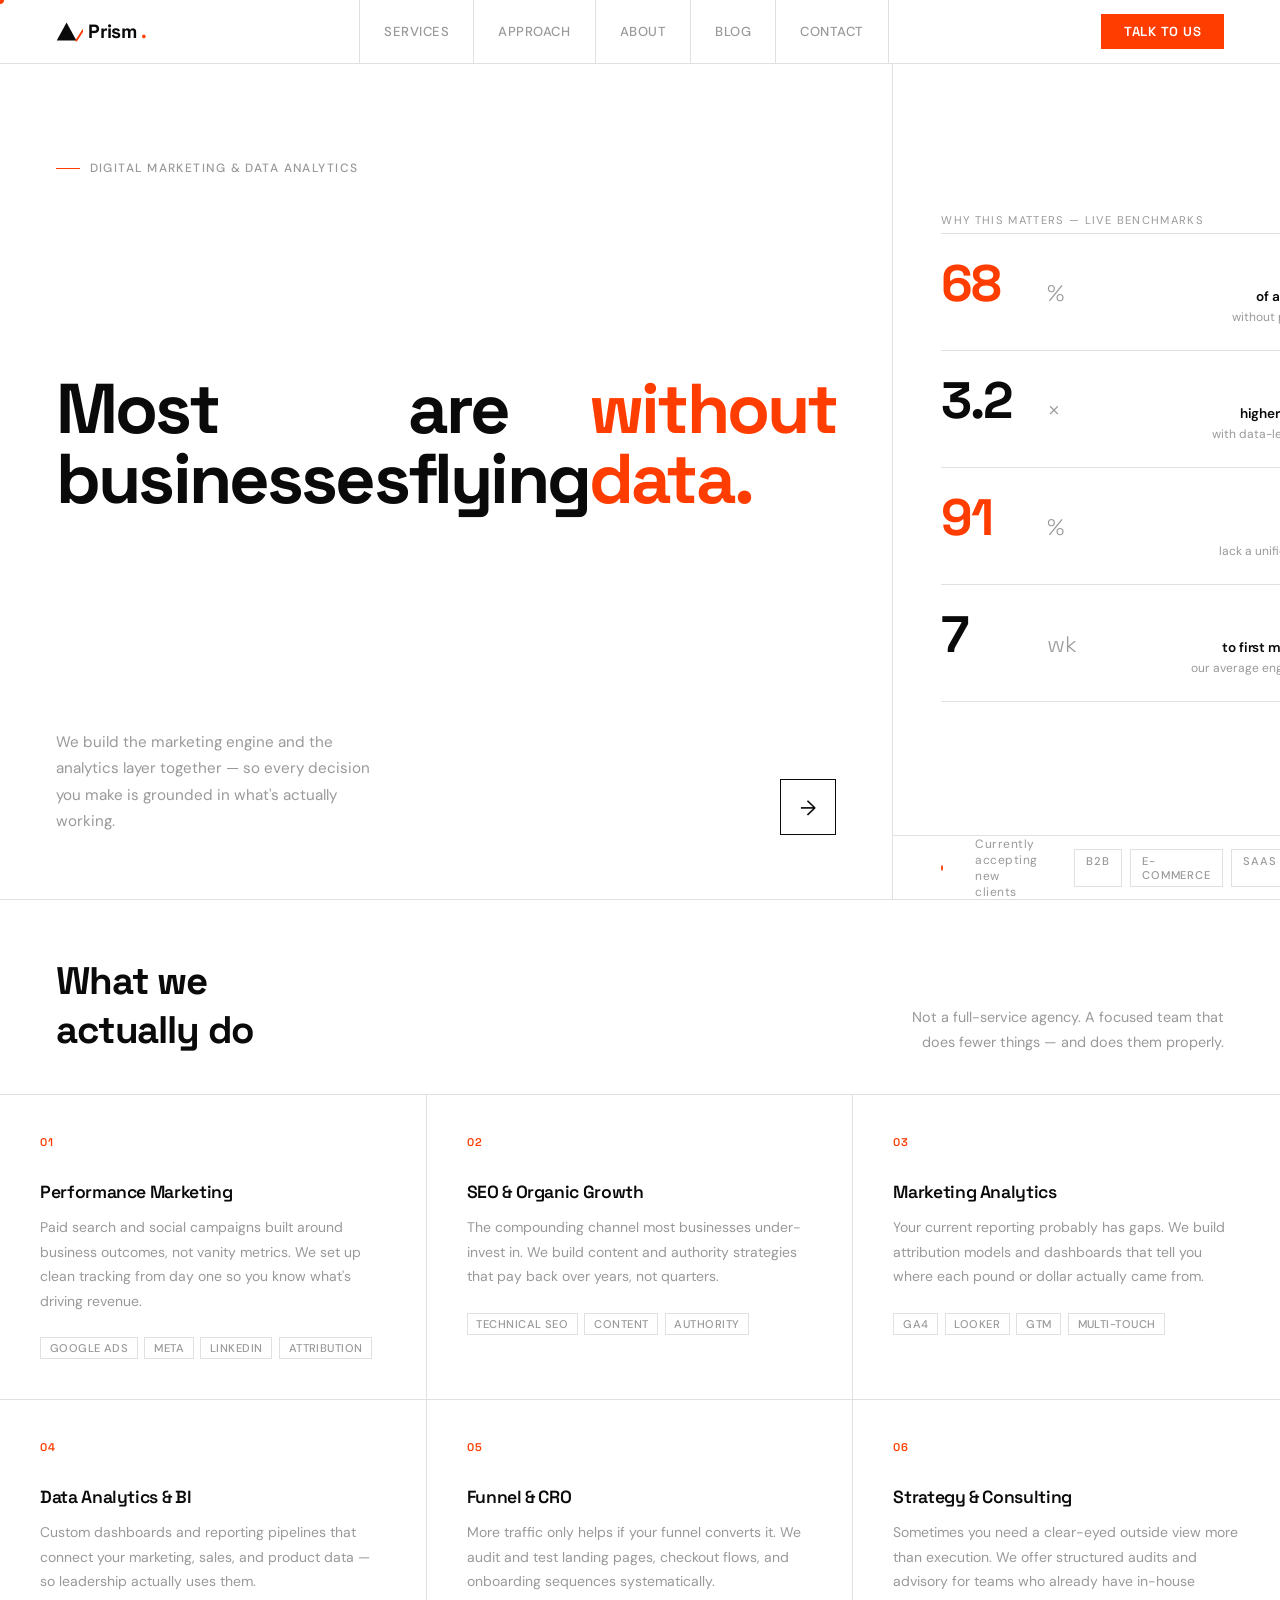
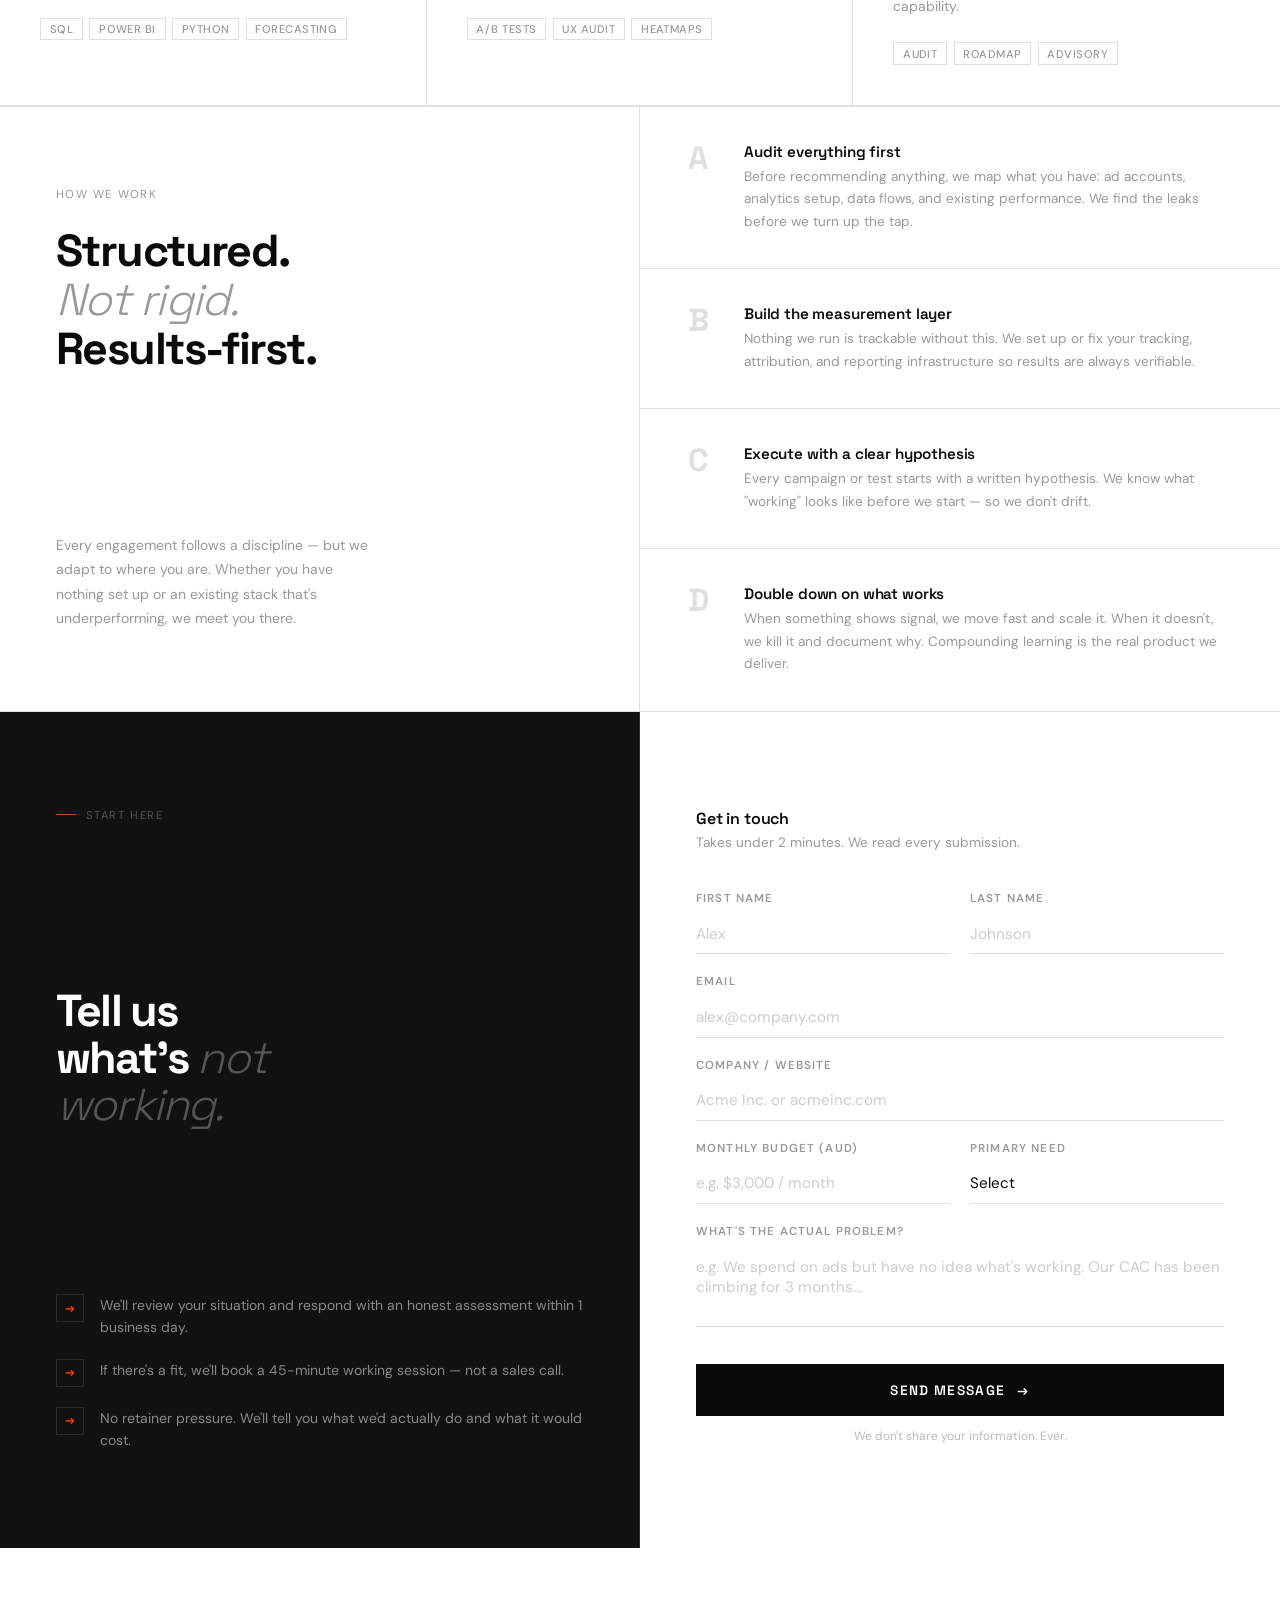
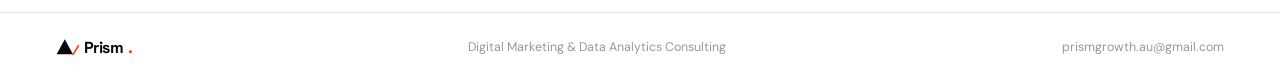
<file: index.html>
<!DOCTYPE html>
<html lang="en">
<head>
<!-- Microsoft Clarity -->
<script type="text/javascript">
    (function(c,l,a,r,i,t,y){
        c[a]=c[a]||function(){(c[a].q=c[a].q||[]).push(arguments)};
        t=l.createElement(r);t.async=1;t.src="https://www.clarity.ms/tag/"+i;
        y=l.getElementsByTagName(r)[0];y.parentNode.insertBefore(t,y);
    })(window, document, "clarity", "script", "xdj9id6ljm");
</script>
<meta charset="UTF-8">
<meta name="viewport" content="width=device-width, initial-scale=1.0">
<!-- ── SEO: PRIMARY ── -->
<title>Prism — Digital Marketing & Data Analytics Consulting | Australia</title>
<meta name="description" content="Prism is a digital marketing and data analytics consultancy based in Australia. We help B2B, SaaS, and e-commerce businesses make smarter decisions through GA4, performance marketing, SEO, and BI dashboards.">
<meta name="keywords" content="digital marketing consultant Australia, data analytics consulting, GA4 consultant, performance marketing Australia, marketing analytics, SEO consultant Australia, Power BI dashboard, Google Analytics consultant">
<meta name="author" content="Nitish Malhotra — Prism Growth">
<link rel="canonical" href="https://www.prismgrowth.co.au/">

<!-- ── SEO: OPEN GRAPH (LinkedIn, Facebook) ── -->
<meta property="og:type" content="website">
<meta property="og:url" content="https://www.prismgrowth.co.au/">
<meta property="og:title" content="Prism — Digital Marketing & Data Analytics Consulting">
<meta property="og:description" content="We build the marketing engine and the analytics layer together — so every decision you make is grounded in what's actually working.">
<meta property="og:image" content="https://www.prismgrowth.co.au/og-image.png">
<meta property="og:locale" content="en_AU">
<meta property="og:site_name" content="Prism Growth">

<!-- ── SEO: TWITTER CARD ── -->
<meta name="twitter:card" content="summary_large_image">
<meta name="twitter:title" content="Prism — Digital Marketing & Data Analytics Consulting">
<meta name="twitter:description" content="We build the marketing engine and the analytics layer together — so every decision you make is grounded in what's actually working.">
<meta name="twitter:image" content="https://www.prismgrowth.co.au/og-image.png">

<!-- ── SEO: SCHEMA.ORG (Google Rich Results) ── -->
<script type="application/ld+json">
{
  "@context": "https://schema.org",
  "@type": "ProfessionalService",
  "name": "Prism Growth",
  "description": "Digital marketing and data analytics consulting for B2B, SaaS, and e-commerce businesses in Australia.",
  "url": "https://www.prismgrowth.co.au/",
  "email": "prismgrowth.au@gmail.com",
  "founder": {
    "@type": "Person",
    "name": "Nitish Malhotra",
    "jobTitle": "Founder & Principal Consultant",
    "url": "https://www.prismgrowth.co.au/about.html",
    "sameAs": [
      "https://www.linkedin.com/in/nitish-malhotra-3794b9b4/",
      "https://github.com/Nitishmalhotra"
    ]
  },
  "areaServed": {
    "@type": "Country",
    "name": "Australia"
  },
  "serviceType": [
    "Digital Marketing Consulting",
    "Data Analytics Consulting",
    "GA4 Implementation",
    "Performance Marketing",
    "SEO & Organic Growth",
    "Marketing Analytics",
    "CRO & Funnel Optimisation",
    "Business Intelligence & Dashboards"
  ],
  "priceRange": "$$"
}
</script>


<!-- Google tag (gtag.js) -->
<script>
  window.dataLayer = window.dataLayer || [];
  function gtag(){window.dataLayer.push(arguments);}
  gtag('js', new Date());
  gtag('config', 'G-6VL72ZRFJ4', { 'send_page_view': true });
</script>
<script async src="https://www.googletagmanager.com/gtag/js?id=G-6VL72ZRFJ4"></script>
<link href="https://fonts.googleapis.com/css2?family=Space+Grotesk:wght@300;400;500;600;700&family=DM+Sans:ital,wght@0,300;0,400;0,500;1,300&display=swap" rel="stylesheet">
<style>
*, *::before, *::after { box-sizing: border-box; margin: 0; padding: 0; }

:root {
  --white: #FFFFFF;
  --ink: #0A0A0A;
  --signal: #FF3D00;
  --surface: #F5F5F5;
  --rule: #E0E0E0;
  --muted: #999999;
  --dark-surface: #111111;
}

html { scroll-behavior: smooth; }

body {
  font-family: 'DM Sans', sans-serif;
  background: var(--white);
  color: var(--ink);
  overflow-x: hidden;
}

/* ── CURSOR DOT ── */
.cursor {
  position: fixed; width: 8px; height: 8px;
  background: var(--signal); border-radius: 50%;
  pointer-events: none; z-index: 9999;
  transform: translate(-50%, -50%);
  transition: transform 0.08s, width 0.2s, height 0.2s;
  mix-blend-mode: multiply;
}

/* ── NAV ── */
nav {
  position: fixed; top: 0; left: 0; right: 0; z-index: 100;
  display: flex; align-items: center; justify-content: space-between;
  padding: 0 3.5rem;
  height: 64px;
  background: var(--white);
  border-bottom: 1px solid var(--rule);
}
.nav-logo {
  font-family: 'Space Grotesk', sans-serif;
  font-weight: 700; font-size: 1.2rem;
  color: var(--ink); text-decoration: none;
  letter-spacing: -0.03em;
  display: flex; align-items: center; gap: 5px;
}
.nav-logo em { font-style: normal; color: var(--signal); }
.nav-center {
  display: flex; gap: 0; list-style: none;
}
.nav-center li a {
  display: block;
  padding: 0 1.5rem; height: 64px; line-height: 64px;
  font-size: 0.82rem; font-weight: 500; letter-spacing: 0.04em;
  text-transform: uppercase; color: var(--muted);
  text-decoration: none;
  border-left: 1px solid var(--rule);
  transition: color 0.15s, background 0.15s;
}
.nav-center li:last-child a { border-right: 1px solid var(--rule); }
.nav-center li a:hover { color: var(--ink); background: var(--surface); }
.nav-cta {
  font-family: 'Space Grotesk', sans-serif;
  font-size: 0.82rem; font-weight: 600;
  text-transform: uppercase; letter-spacing: 0.06em;
  background: var(--signal); color: var(--white);
  padding: 0.55rem 1.4rem; text-decoration: none;
  transition: background 0.15s, transform 0.1s;
}
.nav-cta:hover { background: #e03500; transform: translateY(-1px); }

/* ── HERO ── */
#hero {
  min-height: 100vh;
  display: grid;
  grid-template-columns: 1fr 1fr;
  border-bottom: 1px solid var(--rule);
  padding-top: 64px;
}
.hero-left {
  padding: 6rem 3.5rem 4rem;
  border-right: 1px solid var(--rule);
  display: flex; flex-direction: column; justify-content: space-between;
}
.hero-tag {
  font-size: 0.75rem; font-weight: 500;
  text-transform: uppercase; letter-spacing: 0.12em;
  color: var(--muted);
  display: flex; align-items: center; gap: 0.6rem;
  margin-bottom: 3rem;
}
.hero-tag::before {
  content: ''; display: block;
  width: 24px; height: 1px; background: var(--signal);
}
.hero-headline {
  font-family: 'Space Grotesk', sans-serif;
  font-size: clamp(3rem, 5.5vw, 5rem);
  font-weight: 700; line-height: 1.0;
  letter-spacing: -0.04em;
  flex-grow: 1; display: flex; align-items: center;
}
.hero-headline .block {
  display: block;
}
.hero-headline .block.signal { color: var(--signal); }
.hero-sub-row {
  display: flex; align-items: flex-end; justify-content: space-between;
  gap: 2rem; margin-top: 4rem;
}
.hero-desc {
  font-size: 0.95rem; color: var(--muted);
  line-height: 1.75; max-width: 320px;
  font-weight: 400;
}
.hero-cta-arrow {
  flex-shrink: 0;
  width: 56px; height: 56px;
  border: 1px solid var(--ink);
  display: flex; align-items: center; justify-content: center;
  text-decoration: none; color: var(--ink);
  font-size: 1.3rem;
  transition: background 0.15s, color 0.15s, transform 0.15s;
}
.hero-cta-arrow:hover { background: var(--ink); color: var(--white); transform: rotate(45deg); }

.hero-right {
  display: flex; flex-direction: column;
}
.ticker-panel {
  flex: 1;
  padding: 4rem 3rem 3rem;
  display: flex; flex-direction: column; justify-content: center;
  background: var(--white);
}
.ticker-label {
  font-size: 0.7rem; text-transform: uppercase; letter-spacing: 0.12em;
  color: var(--muted); margin-bottom: 0.4rem;
}
.ticker-row {
  display: flex; align-items: baseline; gap: 0.4rem;
  padding: 1.5rem 0;
  border-bottom: 1px solid var(--rule);
}
.ticker-row:first-of-type { border-top: 1px solid var(--rule); }
.ticker-num {
  font-family: 'Space Grotesk', sans-serif;
  font-size: clamp(2.4rem, 4vw, 3.8rem);
  font-weight: 700; letter-spacing: -0.04em;
  color: var(--ink); line-height: 1;
  min-width: 3ch;
}
.ticker-unit {
  font-family: 'Space Grotesk', sans-serif;
  font-size: 1.4rem; font-weight: 300; color: var(--muted);
}
.ticker-desc {
  margin-left: auto;
  text-align: right;
}
.ticker-desc strong {
  display: block;
  font-size: 0.85rem; font-weight: 600; color: var(--ink);
  letter-spacing: -0.01em;
}
.ticker-desc span { font-size: 0.75rem; color: var(--muted); }
.ticker-signal { color: var(--signal) !important; }

.hero-bottom-strip {
  height: 64px; border-top: 1px solid var(--rule);
  display: flex; align-items: center; padding: 0 3rem;
  gap: 2rem;
}
.strip-dot {
  width: 6px; height: 6px; border-radius: 50%;
  background: var(--signal); animation: blink 2s infinite;
}
@keyframes blink { 0%,100%{opacity:1} 50%{opacity:0.2} }
.strip-text { font-size: 0.75rem; color: var(--muted); letter-spacing: 0.04em; }
.strip-pills { display: flex; gap: 0.5rem; margin-left: auto; }
.strip-pill {
  font-size: 0.7rem; font-weight: 500; text-transform: uppercase;
  letter-spacing: 0.08em; padding: 0.25rem 0.7rem;
  border: 1px solid var(--rule); color: var(--muted);
}

/* ── SERVICES ── */
#services {
  border-bottom: 1px solid var(--rule);
}
.services-header {
  display: flex; align-items: flex-end; justify-content: space-between;
  padding: 3.5rem 3.5rem 2.5rem;
  border-bottom: 1px solid var(--rule);
}
.services-header h2 {
  font-family: 'Space Grotesk', sans-serif;
  font-size: clamp(1.6rem, 3vw, 2.4rem);
  font-weight: 700; letter-spacing: -0.03em;
}
.services-header p {
  max-width: 340px; color: var(--muted);
  font-size: 0.9rem; line-height: 1.7; text-align: right;
}
.services-grid {
  display: grid;
  grid-template-columns: repeat(3, 1fr);
}
.svc {
  padding: 2.5rem;
  border-right: 1px solid var(--rule);
  border-bottom: 1px solid var(--rule);
  transition: background 0.2s;
  cursor: default;
  position: relative; overflow: hidden;
}
.svc:nth-child(3n) { border-right: none; }
.svc:hover { background: var(--surface); }
.svc::after {
  content: ''; position: absolute;
  bottom: 0; left: 0; height: 2px; width: 0;
  background: var(--signal);
  transition: width 0.3s ease;
}
.svc:hover::after { width: 100%; }
.svc-num {
  font-family: 'Space Grotesk', sans-serif;
  font-size: 0.7rem; font-weight: 600;
  color: var(--signal); letter-spacing: 0.1em;
  margin-bottom: 2rem;
}
.svc h3 {
  font-family: 'Space Grotesk', sans-serif;
  font-size: 1.1rem; font-weight: 600;
  letter-spacing: -0.02em; margin-bottom: 0.75rem;
}
.svc p {
  font-size: 0.875rem; color: var(--muted);
  line-height: 1.75;
}
.svc-chips {
  display: flex; flex-wrap: wrap; gap: 0.4rem; margin-top: 1.5rem;
}
.chip {
  font-size: 0.7rem; font-weight: 500; letter-spacing: 0.04em;
  color: var(--muted); border: 1px solid var(--rule);
  padding: 0.2rem 0.55rem; text-transform: uppercase;
}

/* ── APPROACH ── */
#approach {
  display: grid; grid-template-columns: 1fr 1fr;
  border-bottom: 1px solid var(--rule);
  min-height: 480px;
}
.approach-left {
  padding: 5rem 3.5rem;
  border-right: 1px solid var(--rule);
  display: flex; flex-direction: column; justify-content: space-between;
}
.approach-left h2 {
  font-family: 'Space Grotesk', sans-serif;
  font-size: clamp(2rem, 3.5vw, 3rem);
  font-weight: 700; letter-spacing: -0.035em;
  line-height: 1.1;
}
.approach-left h2 i { font-style: italic; font-weight: 300; color: var(--muted); }
.approach-right {
  display: flex; flex-direction: column;
}
.step-row {
  display: flex; align-items: flex-start; gap: 1.5rem;
  padding: 2.2rem 3rem;
  border-bottom: 1px solid var(--rule);
  transition: background 0.15s;
}
.step-row:last-child { border-bottom: none; }
.step-row:hover { background: var(--surface); }
.step-letter {
  font-family: 'Space Grotesk', sans-serif;
  font-size: 2rem; font-weight: 700; color: var(--rule);
  line-height: 1; flex-shrink: 0; width: 32px;
  transition: color 0.2s;
}
.step-row:hover .step-letter { color: var(--signal); }
.step-content h4 {
  font-family: 'Space Grotesk', sans-serif;
  font-size: 0.95rem; font-weight: 600;
  margin-bottom: 0.3rem; letter-spacing: -0.01em;
}
.step-content p { font-size: 0.85rem; color: var(--muted); line-height: 1.65; }

/* ── CONTACT / LEAD ── */
#contact {
  display: grid; grid-template-columns: 1fr 1fr;
  min-height: 100vh;
}
.contact-left {
  background: var(--dark-surface);
  color: var(--white);
  padding: 6rem 3.5rem;
  display: flex; flex-direction: column; justify-content: space-between;
  border-right: 1px solid #2a2a2a;
  position: sticky; top: 64px; height: calc(100vh - 64px);
}
.contact-left-tag {
  font-size: 0.7rem; text-transform: uppercase; letter-spacing: 0.14em;
  color: #555;
  display: flex; align-items: center; gap: 0.6rem;
}
.contact-left-tag::before {
  content: ''; width: 20px; height: 1px; background: var(--signal);
}
.contact-left h2 {
  font-family: 'Space Grotesk', sans-serif;
  font-size: clamp(2rem, 3.5vw, 3.2rem);
  font-weight: 700; letter-spacing: -0.04em;
  line-height: 1.05;
}
.contact-left h2 em { font-style: italic; font-weight: 300; color: #555; }
.contact-promise {
  display: flex; flex-direction: column; gap: 1.25rem;
}
.promise-item {
  display: flex; align-items: flex-start; gap: 1rem;
  font-size: 0.875rem; color: #888; line-height: 1.6;
}
.promise-icon {
  flex-shrink: 0; width: 28px; height: 28px;
  border: 1px solid #2a2a2a;
  display: flex; align-items: center; justify-content: center;
  font-size: 0.75rem; color: var(--signal);
  font-family: 'Space Grotesk', sans-serif; font-weight: 700;
}
.contact-right {
  padding: 6rem 3.5rem;
  background: var(--white);
}
.contact-right h3 {
  font-family: 'Space Grotesk', sans-serif;
  font-size: 1rem; font-weight: 600; letter-spacing: -0.01em;
  margin-bottom: 0.35rem;
}
.form-sub {
  font-size: 0.85rem; color: var(--muted); margin-bottom: 2.5rem;
}
.field-group { margin-bottom: 1.25rem; }
.field-group label {
  display: block; font-size: 0.72rem; font-weight: 600;
  text-transform: uppercase; letter-spacing: 0.1em;
  color: var(--muted); margin-bottom: 0.5rem;
}
.field-group input,
.field-group select,
.field-group textarea {
  width: 100%; background: transparent;
  border: none; border-bottom: 1px solid var(--rule);
  padding: 0.6rem 0; font-size: 0.95rem;
  font-family: 'DM Sans', sans-serif;
  color: var(--ink); outline: none;
  transition: border-color 0.2s;
  border-radius: 0;
  -webkit-appearance: none;
}
.field-group input:focus,
.field-group select:focus,
.field-group textarea:focus {
  border-bottom-color: var(--ink);
}
.field-group input::placeholder,
.field-group textarea::placeholder { color: #ccc; }
.field-group select { cursor: pointer; }
.field-group select option { background: var(--white); color: var(--ink); }
.field-group textarea { resize: none; height: 80px; }
.fields-row { display: grid; grid-template-columns: 1fr 1fr; gap: 1.25rem; }
.form-btn {
  margin-top: 2rem; width: 100%;
  background: var(--ink); color: var(--white);
  border: none; cursor: pointer;
  font-family: 'Space Grotesk', sans-serif;
  font-size: 0.85rem; font-weight: 600;
  letter-spacing: 0.1em; text-transform: uppercase;
  padding: 1.1rem;
  display: flex; align-items: center; justify-content: center; gap: 0.75rem;
  transition: background 0.15s;
}
.form-btn:hover { background: var(--signal); }
.form-btn .arrow { transition: transform 0.2s; }
.form-btn:hover .arrow { transform: translateX(4px); }
.form-note { font-size: 0.75rem; color: #bbb; margin-top: 0.75rem; text-align: center; }
#success-msg {
  display: none;
  padding: 2.5rem; background: var(--surface);
  text-align: center;
}
#success-msg h3 {
  font-family: 'Space Grotesk', sans-serif;
  font-size: 1.3rem; font-weight: 700; margin-bottom: 0.5rem;
}
#success-msg p { color: var(--muted); font-size: 0.9rem; }
#success-msg .signal-dot {
  width: 12px; height: 12px; background: var(--signal);
  border-radius: 50%; margin: 0 auto 1.25rem;
}

/* ── FOOTER ── */
footer {
  display: flex; align-items: center; justify-content: space-between;
  padding: 1.5rem 3.5rem;
  border-top: 1px solid var(--rule);
  background: var(--white);
  flex-wrap: wrap; gap: 1rem;
}
footer .logo {
  font-family: 'Space Grotesk', sans-serif;
  font-weight: 700; font-size: 1rem; letter-spacing: -0.03em;
  color: var(--ink); text-decoration: none;
  display: flex; align-items: center; gap: 5px;
}
footer .logo em { font-style: normal; color: var(--signal); }
footer p { font-size: 0.78rem; color: var(--muted); }

/* ── RESPONSIVE ── */
@media (max-width: 900px) {
  nav { padding: 0 1.5rem; }
  .nav-center { display: none; }
  #hero { grid-template-columns: 1fr; }
  .hero-left { padding: 3rem 1.5rem; }
  .hero-right { border-top: 1px solid var(--rule); }
  .ticker-panel { padding: 2.5rem 1.5rem; }
  .hero-bottom-strip { padding: 0 1.5rem; }
  .services-header { flex-direction: column; padding: 2rem 1.5rem; }
  .services-header p { text-align: left; }
  .services-grid { grid-template-columns: 1fr; }
  .svc { border-right: none; }
  .svc:nth-child(3n) { border-right: none; }
  #approach { grid-template-columns: 1fr; }
  .approach-left { padding: 3rem 1.5rem; border-right: none; border-bottom: 1px solid var(--rule); }
  .step-row { padding: 1.75rem 1.5rem; }
  #contact { grid-template-columns: 1fr; }
  .contact-left { position: static; height: auto; padding: 4rem 1.5rem; }
  .contact-right { padding: 4rem 1.5rem; }
  .fields-row { grid-template-columns: 1fr; }
  footer { padding: 1.5rem; }
}
@media (prefers-reduced-motion: reduce) {
  *, *::before, *::after { transition: none !important; animation: none !important; }
  .cursor { display: none; }
}
</style>

<!-- Google Tag Manager -->
<script>(function(w,d,s,l,i){w[l]=w[l]||[];w[l].push({'gtm.start':
new Date().getTime(),event:'gtm.js'});var f=d.getElementsByTagName(s)[0],
j=d.createElement(s),dl=l!='dataLayer'?'&l='+l:'';j.async=true;j.src=
'https://www.googletagmanager.com/gtm.js?id='+i+dl;f.parentNode.insertBefore(j,f);
})(window,document,'script','dataLayer','GTM-NT9L97F2');</script>
<!-- End Google Tag Manager -->
</head>
<body>
<!-- Google Tag Manager (noscript) -->
<noscript><iframe src="https://www.googletagmanager.com/ns.html?id=GTM-NT9L97F2"
height="0" width="0" style="display:none;visibility:hidden"></iframe></noscript>
<!-- End Google Tag Manager (noscript) -->

<div class="cursor" id="cursor"></div>

<!-- NAV -->
<nav>
  <a href="#" class="nav-logo"><svg xmlns="http://www.w3.org/2000/svg" viewBox="0 0 36 28" style="height:1.1em;width:auto;flex-shrink:0;vertical-align:middle" aria-hidden="true"><polygon points="14,2 1,26 27,26" fill="#0A0A0A"/><line x1="27" y1="26" x2="36" y2="12" stroke="#FF3D00" stroke-width="2.5" stroke-linecap="round"/></svg>Prism<em>.</em></a>
  <ul class="nav-center">
    <li><a href="#services">Services</a></li>
    <li><a href="#approach">Approach</a></li>
    <li><a href="about.html">About</a></li>
    <li><a href="blog.html">Blog</a></li>
    <li><a href="#contact">Contact</a></li>
  </ul>
  <a href="#contact" class="nav-cta">Talk to Us</a>
</nav>

<!-- HERO -->
<section id="hero">
  <div class="hero-left">
    <div class="hero-tag">Digital Marketing & Data Analytics</div>
    <h1 class="hero-headline">
      <span class="block">Most businesses</span>
      <span class="block">are flying</span>
      <span class="block signal">without data.</span>
    </h1>
    <div class="hero-sub-row">
      <p class="hero-desc">
        We build the marketing engine and the analytics layer together — so every decision you make is grounded in what's actually working.
      </p>
      <a href="#contact" class="hero-cta-arrow" title="Get started">→</a>
    </div>
  </div>
  <div class="hero-right">
    <div class="ticker-panel">
      <p class="ticker-label">Why this matters — live benchmarks</p>

      <div class="ticker-row">
        <span class="ticker-num ticker-signal" id="t1">68</span>
        <span class="ticker-unit">%</span>
        <div class="ticker-desc">
          <strong>of ad spend wasted</strong>
          <span>without proper attribution</span>
        </div>
      </div>

      <div class="ticker-row">
        <span class="ticker-num" id="t2">3.2</span>
        <span class="ticker-unit">×</span>
        <div class="ticker-desc">
          <strong>higher conversion rate</strong>
          <span>with data-led creative testing</span>
        </div>
      </div>

      <div class="ticker-row">
        <span class="ticker-num ticker-signal" id="t3">91</span>
        <span class="ticker-unit">%</span>
        <div class="ticker-desc">
          <strong>of marketers</strong>
          <span>lack a unified analytics stack</span>
        </div>
      </div>

      <div class="ticker-row">
        <span class="ticker-num" id="t4">7</span>
        <span class="ticker-unit">wk</span>
        <div class="ticker-desc">
          <strong>to first measurable result</strong>
          <span>our average engagement timeline</span>
        </div>
      </div>
    </div>
    <div class="hero-bottom-strip">
      <div class="strip-dot"></div>
      <span class="strip-text">Currently accepting new clients</span>
      <div class="strip-pills">
        <span class="strip-pill">B2B</span>
        <span class="strip-pill">E-Commerce</span>
        <span class="strip-pill">SaaS</span>
        <span class="strip-pill">Startups</span>
      </div>
    </div>
  </div>
</section>

<!-- SERVICES -->
<section id="services">
  <div class="services-header">
    <h2>What we<br>actually do</h2>
    <p>Not a full-service agency. A focused team that does fewer things — and does them properly.</p>
  </div>
  <div class="services-grid">
    <div class="svc">
      <div class="svc-num">01</div>
      <h3>Performance Marketing</h3>
      <p>Paid search and social campaigns built around business outcomes, not vanity metrics. We set up clean tracking from day one so you know what's driving revenue.</p>
      <div class="svc-chips">
        <span class="chip">Google Ads</span>
        <span class="chip">Meta</span>
        <span class="chip">LinkedIn</span>
        <span class="chip">Attribution</span>
      </div>
    </div>
    <div class="svc">
      <div class="svc-num">02</div>
      <h3>SEO & Organic Growth</h3>
      <p>The compounding channel most businesses under-invest in. We build content and authority strategies that pay back over years, not quarters.</p>
      <div class="svc-chips">
        <span class="chip">Technical SEO</span>
        <span class="chip">Content</span>
        <span class="chip">Authority</span>
      </div>
    </div>
    <div class="svc">
      <div class="svc-num">03</div>
      <h3>Marketing Analytics</h3>
      <p>Your current reporting probably has gaps. We build attribution models and dashboards that tell you where each pound or dollar actually came from.</p>
      <div class="svc-chips">
        <span class="chip">GA4</span>
        <span class="chip">Looker</span>
        <span class="chip">GTM</span>
        <span class="chip">Multi-touch</span>
      </div>
    </div>
    <div class="svc">
      <div class="svc-num">04</div>
      <h3>Data Analytics & BI</h3>
      <p>Custom dashboards and reporting pipelines that connect your marketing, sales, and product data — so leadership actually uses them.</p>
      <div class="svc-chips">
        <span class="chip">SQL</span>
        <span class="chip">Power BI</span>
        <span class="chip">Python</span>
        <span class="chip">Forecasting</span>
      </div>
    </div>
    <div class="svc">
      <div class="svc-num">05</div>
      <h3>Funnel & CRO</h3>
      <p>More traffic only helps if your funnel converts it. We audit and test landing pages, checkout flows, and onboarding sequences systematically.</p>
      <div class="svc-chips">
        <span class="chip">A/B Tests</span>
        <span class="chip">UX Audit</span>
        <span class="chip">Heatmaps</span>
      </div>
    </div>
    <div class="svc">
      <div class="svc-num">06</div>
      <h3>Strategy & Consulting</h3>
      <p>Sometimes you need a clear-eyed outside view more than execution. We offer structured audits and advisory for teams who already have in-house capability.</p>
      <div class="svc-chips">
        <span class="chip">Audit</span>
        <span class="chip">Roadmap</span>
        <span class="chip">Advisory</span>
      </div>
    </div>
  </div>
</section>

<!-- APPROACH -->
<section id="approach">
  <div class="approach-left">
    <div>
      <p style="font-size:0.72rem;text-transform:uppercase;letter-spacing:0.12em;color:var(--muted);margin-bottom:1.5rem;">How we work</p>
      <h2>Structured.<br><i>Not rigid.</i><br>Results-first.</h2>
    </div>
    <p style="font-size:0.875rem;color:var(--muted);line-height:1.75;max-width:320px;">
      Every engagement follows a discipline — but we adapt to where you are. Whether you have nothing set up or an existing stack that's underperforming, we meet you there.
    </p>
  </div>
  <div class="approach-right">
    <div class="step-row">
      <div class="step-letter">A</div>
      <div class="step-content">
        <h4>Audit everything first</h4>
        <p>Before recommending anything, we map what you have: ad accounts, analytics setup, data flows, and existing performance. We find the leaks before we turn up the tap.</p>
      </div>
    </div>
    <div class="step-row">
      <div class="step-letter">B</div>
      <div class="step-content">
        <h4>Build the measurement layer</h4>
        <p>Nothing we run is trackable without this. We set up or fix your tracking, attribution, and reporting infrastructure so results are always verifiable.</p>
      </div>
    </div>
    <div class="step-row">
      <div class="step-letter">C</div>
      <div class="step-content">
        <h4>Execute with a clear hypothesis</h4>
        <p>Every campaign or test starts with a written hypothesis. We know what "working" looks like before we start — so we don't drift.</p>
      </div>
    </div>
    <div class="step-row">
      <div class="step-letter">D</div>
      <div class="step-content">
        <h4>Double down on what works</h4>
        <p>When something shows signal, we move fast and scale it. When it doesn't, we kill it and document why. Compounding learning is the real product we deliver.</p>
      </div>
    </div>
  </div>
</section>

<!-- CONTACT / LEAD FORM -->
<section id="contact">
  <div class="contact-left">
    <div class="contact-left-tag">Start here</div>
    <h2>Tell us<br>what's <em>not<br>working.</em></h2>
    <div class="contact-promise">
      <div class="promise-item">
        <div class="promise-icon">→</div>
        <span>We'll review your situation and respond with an honest assessment within 1 business day.</span>
      </div>
      <div class="promise-item">
        <div class="promise-icon">→</div>
        <span>If there's a fit, we'll book a 45-minute working session — not a sales call.</span>
      </div>
      <div class="promise-item">
        <div class="promise-icon">→</div>
        <span>No retainer pressure. We'll tell you what we'd actually do and what it would cost.</span>
      </div>
    </div>
  </div>
  <div class="contact-right">
    <h3>Get in touch</h3>
    <p class="form-sub">Takes under 2 minutes. We read every submission.</p>

    <form id="leadForm" action="https://formspree.io/f/mgojkbvw" method="POST">
      <div class="fields-row">
        <div class="field-group">
          <label for="fname">First Name</label>
          <input type="text" id="fname" name="fname" placeholder="Alex" required>
        </div>
        <div class="field-group">
          <label for="lname">Last Name</label>
          <input type="text" id="lname" name="lname" placeholder="Johnson" required>
        </div>
      </div>
      <div class="field-group">
        <label for="email">Email</label>
        <input type="email" id="email" name="email" placeholder="alex@company.com" required>
      </div>
      <div class="field-group">
        <label for="company">Company / Website</label>
        <input type="text" id="company" name="company" placeholder="Acme Inc. or acmeinc.com" required>
      </div>
      <div class="fields-row">
        <div class="field-group">
          <label for="budget">Monthly Budget (AUD)</label>
          <input type="text" id="budget" name="budget" placeholder="e.g. $3,000 / month">
        </div>
        <div class="field-group">
          <label for="service">Primary Need</label>
          <select id="service" name="service">
            <option value="">Select</option>
            <option>Performance Marketing</option>
            <option>SEO / Organic</option>
            <option>Analytics / BI</option>
            <option>CRO / Funnel</option>
            <option>Full Growth Strategy</option>
          </select>
        </div>
      </div>
      <div class="field-group">
        <label for="problem">What's the actual problem?</label>
        <textarea id="problem" name="problem" placeholder="e.g. We spend on ads but have no idea what's working. Our CAC has been climbing for 3 months..."></textarea>
      </div>
      <button type="submit" class="form-btn">
        Send Message <span class="arrow">→</span>
      </button>
      <p class="form-note">We don't share your information. Ever.</p>
    </form>

    <div id="success-msg">
      <div class="signal-dot"></div>
      <h3>Message received.</h3>
      <p>We'll review your details and be in touch within 1 business day.</p>
    </div>
  </div>
</section>

<!-- FOOTER -->
<footer>
  <a href="#" class="logo"><svg xmlns="http://www.w3.org/2000/svg" viewBox="0 0 36 28" style="height:1.1em;width:auto;flex-shrink:0;vertical-align:middle" aria-hidden="true"><polygon points="14,2 1,26 27,26" fill="#0A0A0A"/><line x1="27" y1="26" x2="36" y2="12" stroke="#FF3D00" stroke-width="2.5" stroke-linecap="round"/></svg>Prism<em>.</em></a>
  <p>Digital Marketing & Data Analytics Consulting</p>
  <p>prismgrowth.au@gmail.com</p>
</footer>

<script>
// Cursor
const cursor = document.getElementById('cursor');
document.addEventListener('mousemove', e => {
  cursor.style.left = e.clientX + 'px';
  cursor.style.top = e.clientY + 'px';
});
document.querySelectorAll('a, button, .svc, .step-row').forEach(el => {
  el.addEventListener('mouseenter', () => {
    cursor.style.width = '20px'; cursor.style.height = '20px'; cursor.style.opacity = '0.5';
  });
  el.addEventListener('mouseleave', () => {
    cursor.style.width = '8px'; cursor.style.height = '8px'; cursor.style.opacity = '1';
  });
});

// Ticker animation — gentle fluctuation to feel live
function animateTicker(id, base, range, isDecimal) {
  const el = document.getElementById(id);
  setInterval(() => {
    const val = base + (Math.random() - 0.5) * range;
    el.textContent = isDecimal ? val.toFixed(1) : Math.round(val);
  }, 2800 + Math.random() * 1200);
}
animateTicker('t1', 68, 6, false);
animateTicker('t2', 3.2, 0.4, true);
animateTicker('t3', 91, 4, false);
animateTicker('t4', 7, 1, false);

// Scroll reveal
const obs = new IntersectionObserver(entries => {
  entries.forEach(e => {
    if (e.isIntersecting) {
      e.target.style.opacity = '1';
      e.target.style.transform = 'none';
    }
  });
}, { threshold: 0.1 });
document.querySelectorAll('.svc, .step-row, .result-card').forEach(el => {
  el.style.opacity = '0';
  el.style.transform = 'translateY(16px)';
  el.style.transition = 'opacity 0.5s ease, transform 0.5s ease';
  obs.observe(el);
});

// Safe gtag wrapper — ensures GA4 is always ready
function sendEvent(name, params) {
  if (typeof window.gtag === 'function') {
    window.gtag('event', name, params);
  }
}

// Form submit — sends to prismgrowth.au@gmail.com via Formsubmit.co + fires GA4 event
document.getElementById('leadForm').addEventListener('submit', async function(e) {
  e.preventDefault();
  const form = this;
  const data = new FormData(form);
  const payload = Object.fromEntries(data.entries());

  try {
    const res = await fetch('https://formsubmit.co/ajax/prismgrowth.au@gmail.com', {
      method: 'POST',
      headers: { 'Content-Type': 'application/json', 'Accept': 'application/json' },
      body: JSON.stringify(payload)
    });
    const json = await res.json();
    if (res.ok && json.success === 'true') {
      form.style.display = 'none';
      document.getElementById('success-msg').style.display = 'block';
      sendEvent('generate_lead', {
        event_category: 'Lead Form',
        event_label: 'Contact Form Submitted',
        service: document.getElementById('service').value || 'Not selected',
        budget: document.getElementById('budget').value || 'Not selected'
      });
    } else {
      alert('Something went wrong. Please email us directly at prismgrowth.au@gmail.com');
    }
  } catch(err) {
    alert('Network error. Please email us at prismgrowth.au@gmail.com');
  }
});

// CTA click tracking
document.querySelectorAll('a[href="#contact"], .nav-cta').forEach(el => {
  el.addEventListener('click', () => {
    sendEvent('cta_click', {
      event_category: 'Engagement',
      event_label: el.textContent.trim()
    });
  });
});

// Scroll depth tracking (25 / 50 / 75 / 100%)
const scrollDepths = [25, 50, 75, 100];
const scrollFired = new Set();
window.addEventListener('scroll', () => {
  const docHeight = document.body.scrollHeight - window.innerHeight;
  if (docHeight <= 0) return;
  const pct = Math.round((window.scrollY / docHeight) * 100);
  scrollDepths.forEach(d => {
    if (pct >= d && !scrollFired.has(d)) {
      scrollFired.add(d);
      sendEvent('scroll_depth', {
        event_category: 'Scroll',
        event_label: d + '%',
        value: d
      });
    }
  });
});

// Section view tracking
const sections = document.querySelectorAll('section[id]');
const sectionObs = new IntersectionObserver(entries => {
  entries.forEach(e => {
    if (e.isIntersecting) {
      sendEvent('section_view', {
        event_category: 'Section',
        event_label: e.target.id
      });
      sectionObs.unobserve(e.target);
    }
  });
}, { threshold: 0.4 });
sections.forEach(s => sectionObs.observe(s));
</script>
</body>
</html>
</file>
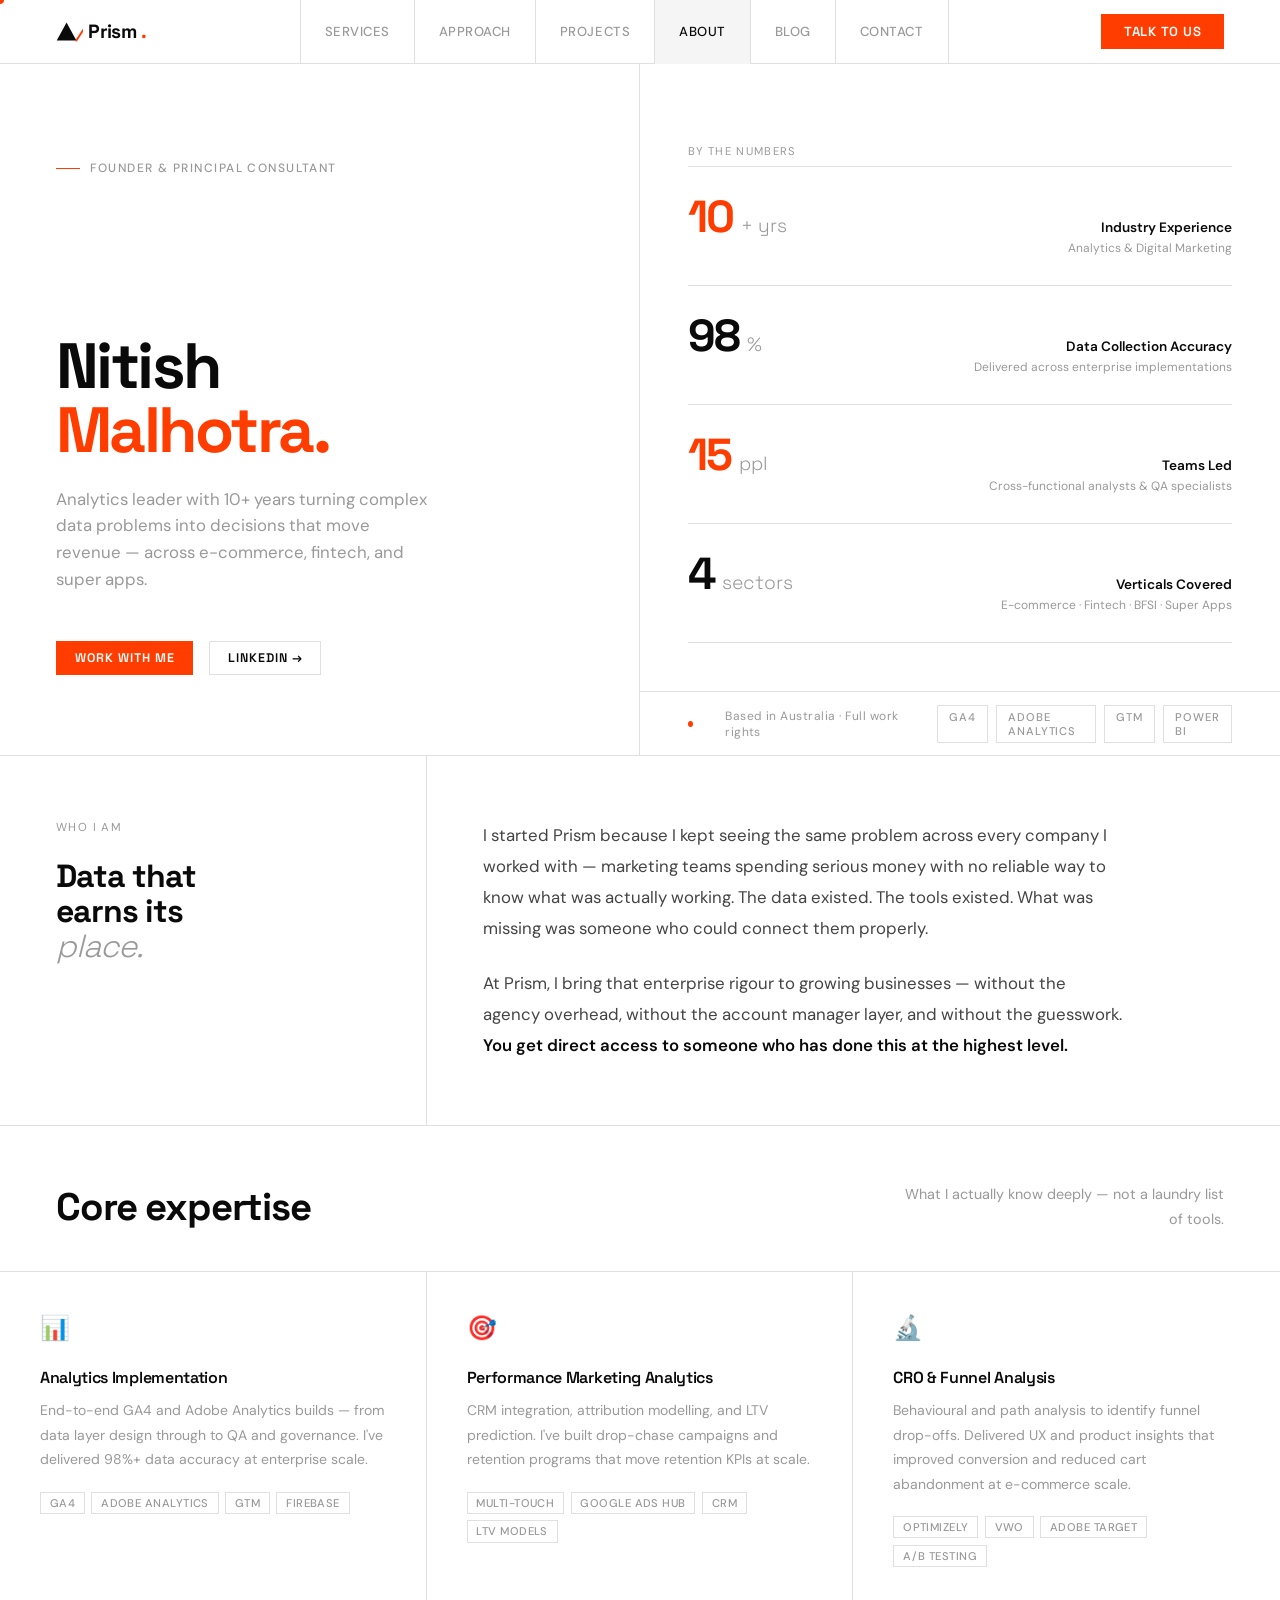
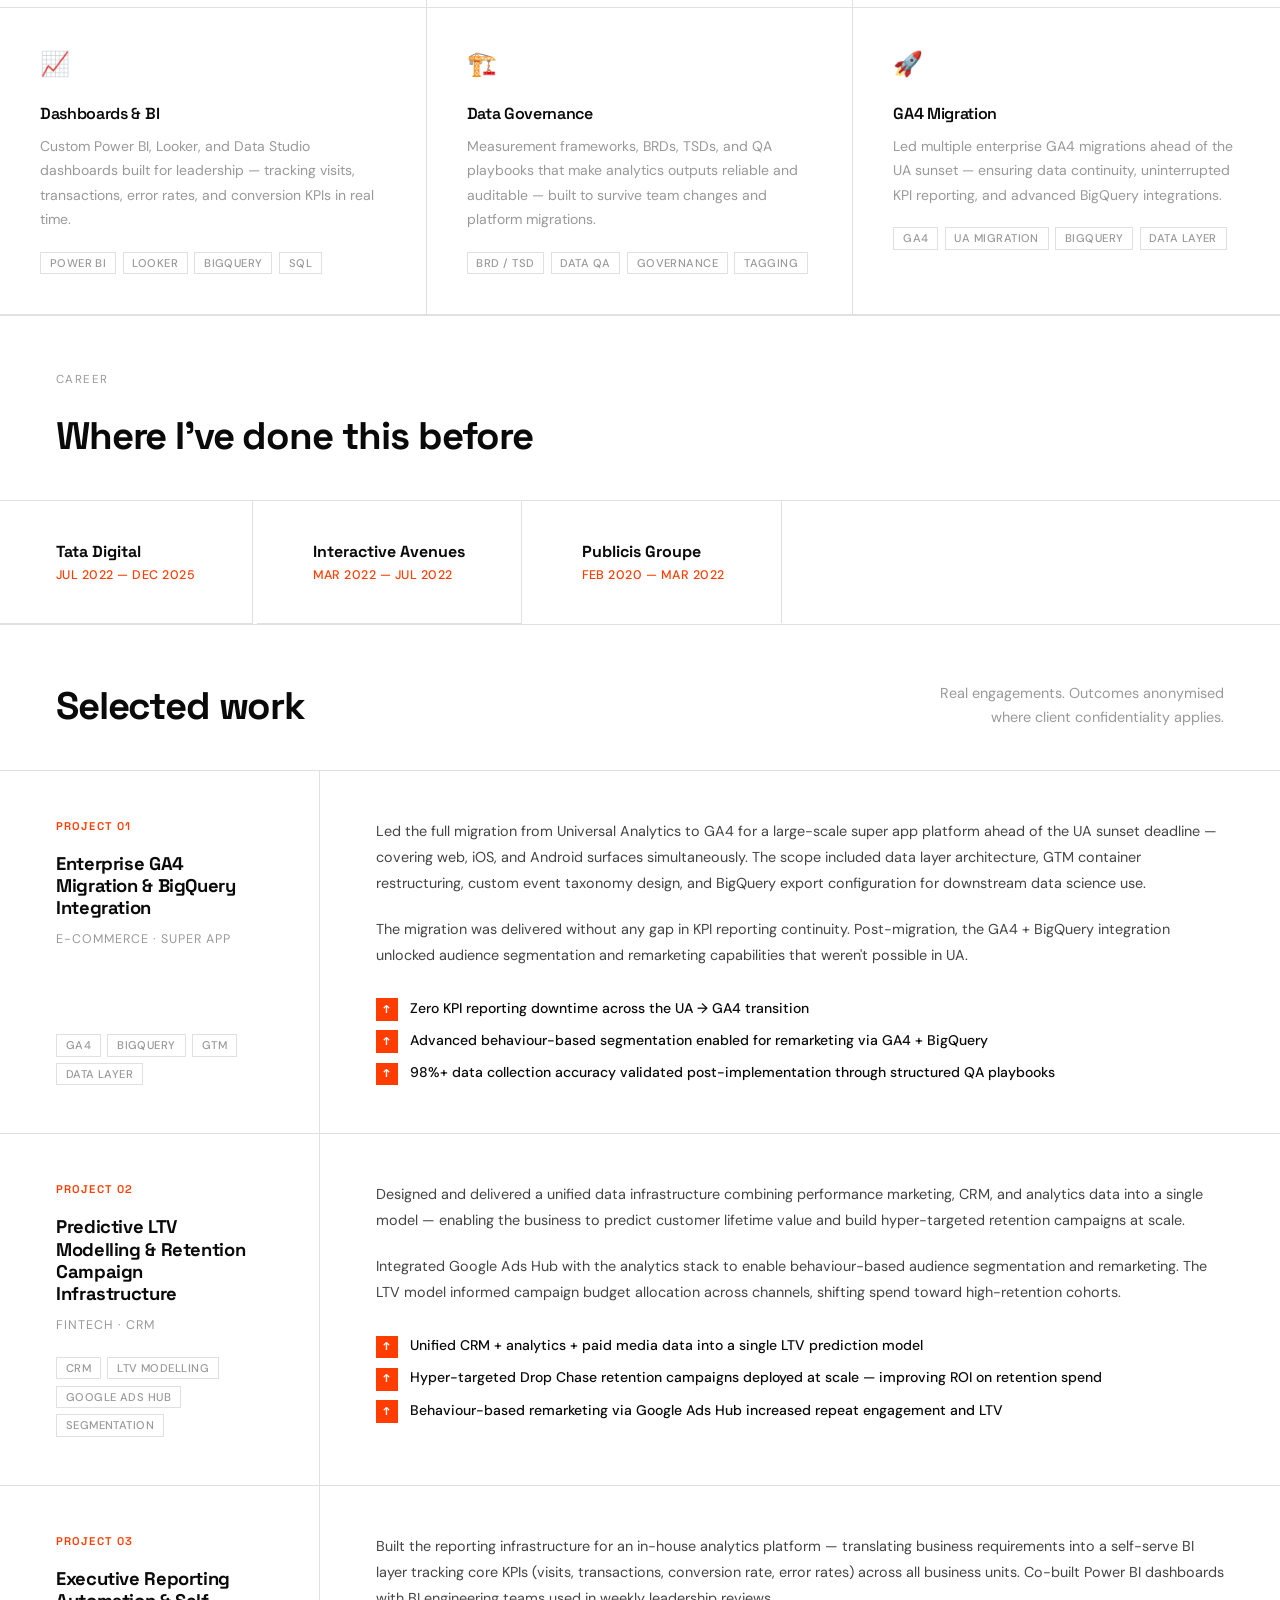
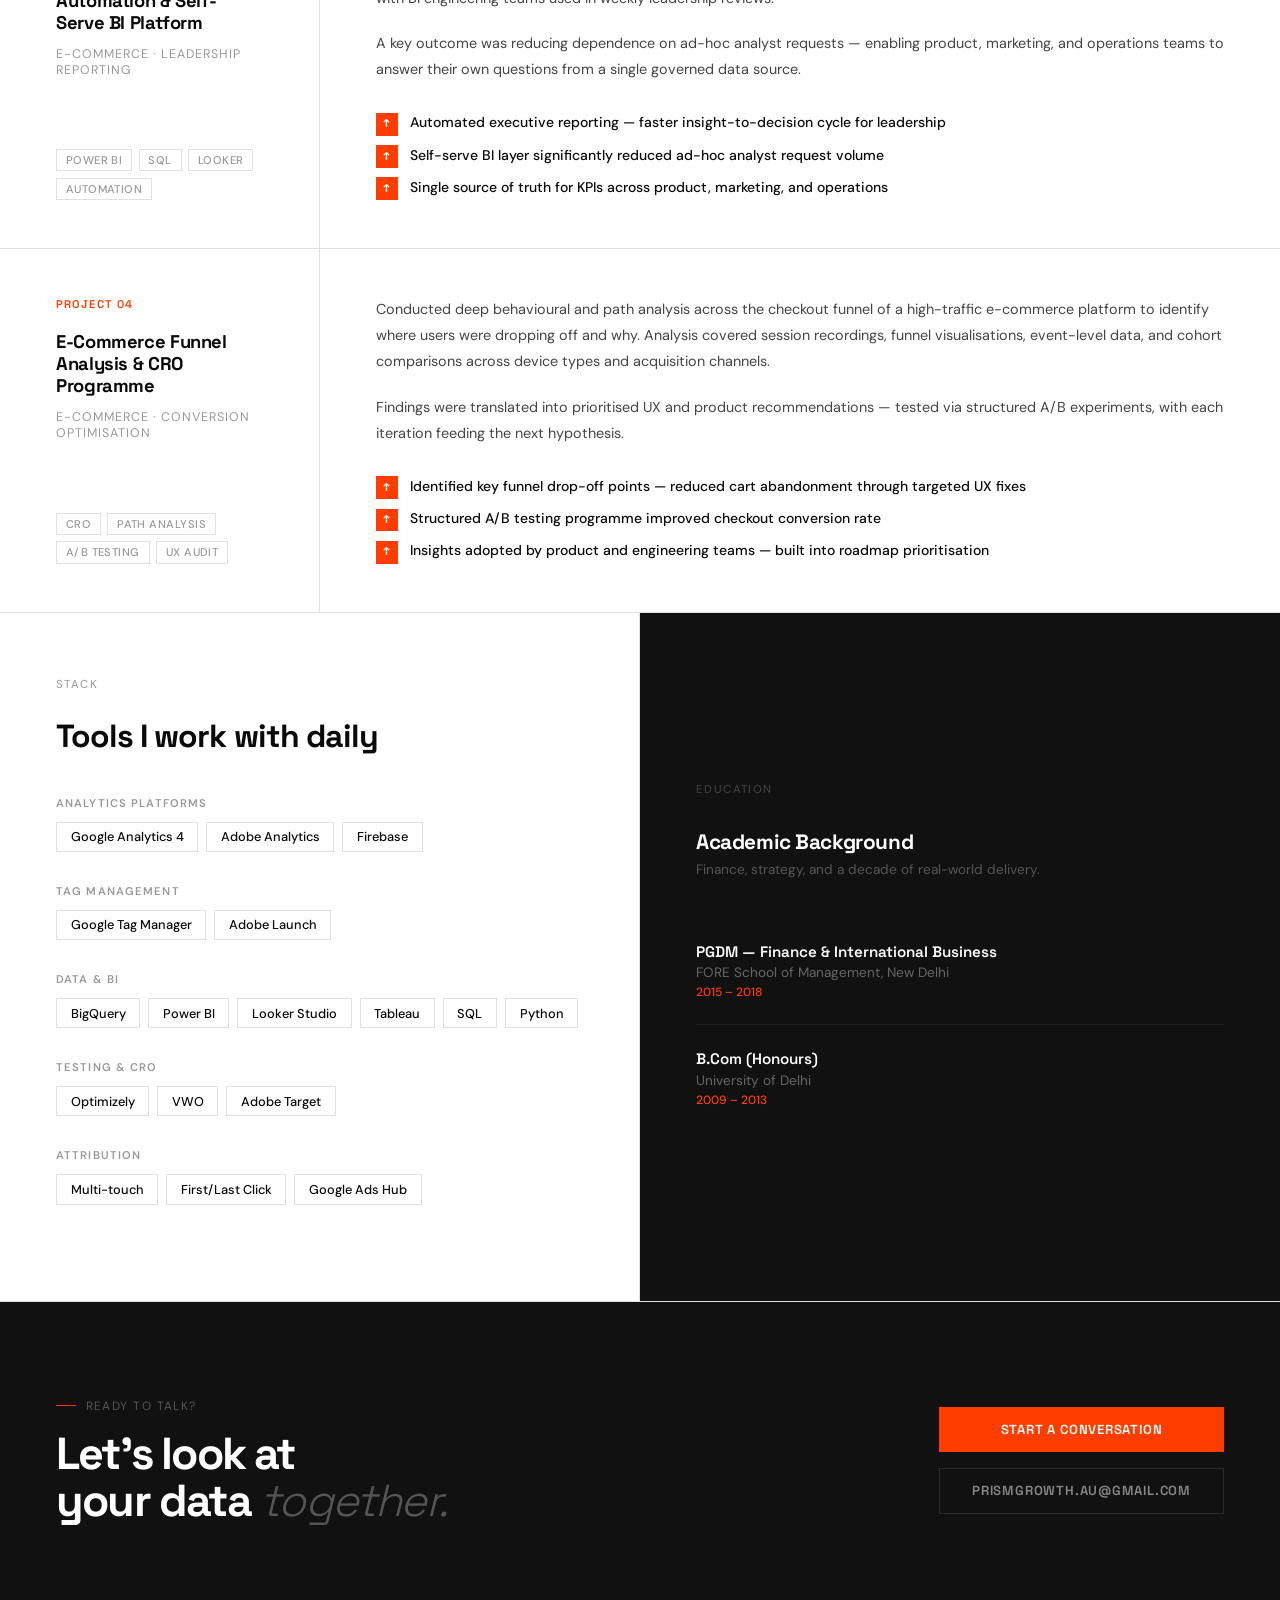
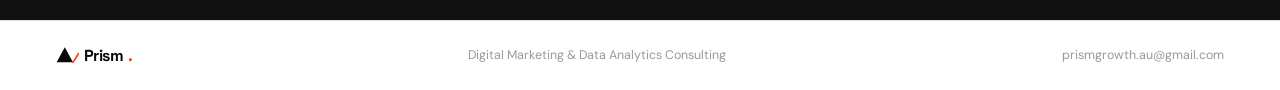
<file: about.html>
<!DOCTYPE html>
<html lang="en">
<head>
<!-- Microsoft Clarity -->
<script type="text/javascript">
    (function(c,l,a,r,i,t,y){
        c[a]=c[a]||function(){(c[a].q=c[a].q||[]).push(arguments)};
        t=l.createElement(r);t.async=1;t.src="https://www.clarity.ms/tag/"+i;
        y=l.getElementsByTagName(r)[0];y.parentNode.insertBefore(t,y);
    })(window, document, "clarity", "script", "xdj9id6ljm");
</script>
<meta charset="UTF-8">
<meta name="viewport" content="width=device-width, initial-scale=1.0">
<!-- ── SEO: PRIMARY ── -->
<title>About Nitish Malhotra — Prism Digital Marketing & Analytics</title>
<meta name="description" content="Nitish Malhotra is a digital analytics leader with 10+ years experience at Tata Digital, Publicis Groupe, and Interactive Avenues. Founder of Prism Growth — analytics and marketing consulting in Australia.">
<meta name="keywords" content="Nitish Malhotra, digital analytics consultant, GA4 expert Australia, marketing analytics consultant, data analytics consultant Australia, Prism Growth, Tata Digital analytics">
<meta name="author" content="Nitish Malhotra — Prism Growth">


<!-- ── SEO: OPEN GRAPH ── -->
<meta property="og:type" content="profile">

<meta property="og:title" content="About Nitish Malhotra — Prism Growth">
<meta property="og:description" content="Analytics leader with 10+ years turning complex data problems into decisions that move revenue. Founder of Prism Growth, based in Australia.">

<meta property="og:locale" content="en_AU">
<meta property="og:site_name" content="Prism Growth">

<!-- ── SEO: TWITTER CARD ── -->
<meta name="twitter:card" content="summary_large_image">
<meta name="twitter:title" content="About Nitish Malhotra — Prism Growth">
<meta name="twitter:description" content="Analytics leader with 10+ years turning complex data problems into decisions that move revenue. Founder of Prism Growth, based in Australia.">


<!-- ── SEO: SCHEMA.ORG PERSON ── -->
<script type="application/ld+json">
{
  "@context": "https://schema.org",
  "@type": "Person",
  "name": "Nitish Malhotra",
  "jobTitle": "Principal Analytics Consultant",
  "description": "Digital analytics and marketing consultant with 10+ years experience across e-commerce, fintech, and super apps. Founder of Prism Growth.",
  "email": "prismgrowth.au@gmail.com",
  "worksFor": {
    "@type": "Organization",
    "name": "Prism Growth",
    "url": "https://nitishmalhotra.github.io/prismgrowth/"
  },
  "alumniOf": [
    {
      "@type": "CollegeOrUniversity",
      "name": "FORE School of Management"
    },
    {
      "@type": "CollegeOrUniversity",
      "name": "University of Delhi"
    }
  ],
  "knowsAbout": [
    "Google Analytics 4",
    "Adobe Analytics",
    "Digital Marketing",
    "Data Analytics",
    "Performance Marketing",
    "Marketing Attribution",
    "Business Intelligence",
    "Power BI",
    "BigQuery",
    "Conversion Rate Optimisation"
  ],
  "sameAs": [
    "https://www.linkedin.com/in/nitish-malhotra-3794b9b4/",
    "https://github.com/Nitishmalhotra"
  ]
}
</script>


<link href="https://fonts.googleapis.com/css2?family=Space+Grotesk:wght@300;400;500;600;700&family=DM+Sans:ital,wght@0,300;0,400;0,500;1,300&display=swap" rel="stylesheet">
<style>
*, *::before, *::after { box-sizing: border-box; margin: 0; padding: 0; }

:root {
  --white: #FFFFFF;
  --ink: #0A0A0A;
  --signal: #FF3D00;
  --surface: #F5F5F5;
  --rule: #E0E0E0;
  --muted: #999999;
  --dark-surface: #111111;
}

html { scroll-behavior: smooth; }

body {
  font-family: 'DM Sans', sans-serif;
  background: var(--white);
  color: var(--ink);
  overflow-x: hidden;
}

/* ── CURSOR ── */
.cursor {
  position: fixed; width: 8px; height: 8px;
  background: var(--signal); border-radius: 50%;
  pointer-events: none; z-index: 9999;
  transform: translate(-50%, -50%);
  transition: width 0.2s, height 0.2s, opacity 0.2s;
  mix-blend-mode: multiply;
}

/* ── NAV ── */
nav {
  position: fixed; top: 0; left: 0; right: 0; z-index: 100;
  display: flex; align-items: center; justify-content: space-between;
  padding: 0 3.5rem; height: 64px;
  background: var(--white);
  border-bottom: 1px solid var(--rule);
}
.nav-logo {
  font-family: 'Space Grotesk', sans-serif;
  font-weight: 700; font-size: 1.2rem;
  color: var(--ink); text-decoration: none;
  letter-spacing: -0.03em;
  display: flex; align-items: center; gap: 5px;
}
.nav-logo em { font-style: normal; color: var(--signal); }
.nav-center { display: flex; list-style: none; }
.nav-center li a {
  display: block; padding: 0 1.5rem;
  height: 64px; line-height: 64px;
  font-size: 0.82rem; font-weight: 500;
  letter-spacing: 0.04em; text-transform: uppercase;
  color: var(--muted); text-decoration: none;
  border-left: 1px solid var(--rule);
  transition: color 0.15s, background 0.15s;
}
.nav-center li:last-child a { border-right: 1px solid var(--rule); }
.nav-center li a:hover,
.nav-center li a.active { color: var(--ink); background: var(--surface); }
.nav-cta {
  font-family: 'Space Grotesk', sans-serif;
  font-size: 0.82rem; font-weight: 600;
  text-transform: uppercase; letter-spacing: 0.06em;
  background: var(--signal); color: var(--white);
  padding: 0.55rem 1.4rem; text-decoration: none;
  transition: background 0.15s, transform 0.1s;
}
.nav-cta:hover { background: #e03500; transform: translateY(-1px); }

/* ── HERO INTRO ── */
#intro {
  padding-top: 64px;
  display: grid; grid-template-columns: 1fr 1fr;
  min-height: 80vh;
  border-bottom: 1px solid var(--rule);
}
.intro-left {
  padding: 6rem 3.5rem 5rem;
  border-right: 1px solid var(--rule);
  display: flex; flex-direction: column; justify-content: space-between;
}
.intro-tag {
  font-size: 0.75rem; font-weight: 500;
  text-transform: uppercase; letter-spacing: 0.12em;
  color: var(--muted);
  display: flex; align-items: center; gap: 0.6rem;
  margin-bottom: 3rem;
}
.intro-tag::before {
  content: ''; display: block;
  width: 24px; height: 1px; background: var(--signal);
}
.intro-name {
  font-family: 'Space Grotesk', sans-serif;
  font-size: clamp(2.8rem, 5vw, 4.5rem);
  font-weight: 700; line-height: 1.0;
  letter-spacing: -0.04em;
}
.intro-name .signal { color: var(--signal); }
.intro-title {
  margin-top: 1.5rem;
  font-size: 1.05rem; color: var(--muted);
  font-weight: 400; line-height: 1.6;
  max-width: 380px;
}
.intro-links {
  display: flex; gap: 1rem; margin-top: 3rem; flex-wrap: wrap;
}
.intro-link {
  font-family: 'Space Grotesk', sans-serif;
  font-size: 0.78rem; font-weight: 600;
  text-transform: uppercase; letter-spacing: 0.08em;
  color: var(--ink); text-decoration: none;
  border: 1px solid var(--rule);
  padding: 0.5rem 1.1rem;
  transition: background 0.15s, border-color 0.15s;
}
.intro-link:hover { background: var(--ink); color: var(--white); border-color: var(--ink); }
.intro-link.primary { background: var(--signal); color: var(--white); border-color: var(--signal); }
.intro-link.primary:hover { background: #e03500; border-color: #e03500; }

.intro-right {
  display: flex; flex-direction: column;
}
.stat-panel {
  flex: 1; padding: 5rem 3rem 3rem;
  display: flex; flex-direction: column; justify-content: center;
}
.stat-panel-label {
  font-size: 0.7rem; text-transform: uppercase;
  letter-spacing: 0.12em; color: var(--muted); margin-bottom: 0.5rem;
}
.stat-block {
  padding: 1.75rem 0;
  border-bottom: 1px solid var(--rule);
  display: flex; align-items: baseline; gap: 0.5rem;
}
.stat-block:first-of-type { border-top: 1px solid var(--rule); }
.stat-big {
  font-family: 'Space Grotesk', sans-serif;
  font-size: clamp(2.2rem, 3.5vw, 3.4rem);
  font-weight: 700; letter-spacing: -0.04em;
  color: var(--ink); line-height: 1;
}
.stat-big.signal { color: var(--signal); }
.stat-unit {
  font-family: 'Space Grotesk', sans-serif;
  font-size: 1.2rem; font-weight: 300; color: var(--muted);
}
.stat-meta { margin-left: auto; text-align: right; }
.stat-meta strong { display: block; font-size: 0.85rem; font-weight: 600; }
.stat-meta span { font-size: 0.75rem; color: var(--muted); }

.intro-bottom {
  height: 64px; border-top: 1px solid var(--rule);
  display: flex; align-items: center; padding: 0 3rem; gap: 2rem;
}
.strip-dot {
  width: 6px; height: 6px; border-radius: 50%;
  background: var(--signal); animation: blink 2s infinite;
}
@keyframes blink { 0%,100%{opacity:1} 50%{opacity:0.2} }
.strip-text { font-size: 0.75rem; color: var(--muted); letter-spacing: 0.04em; }
.strip-pills { display: flex; gap: 0.5rem; margin-left: auto; }
.strip-pill {
  font-size: 0.7rem; font-weight: 500; text-transform: uppercase;
  letter-spacing: 0.08em; padding: 0.25rem 0.7rem;
  border: 1px solid var(--rule); color: var(--muted);
}

/* ── ABOUT SUMMARY ── */
#summary {
  display: grid; grid-template-columns: 1fr 2fr;
  border-bottom: 1px solid var(--rule);
}
.summary-left {
  padding: 4rem 3.5rem;
  border-right: 1px solid var(--rule);
}
.section-label {
  font-size: 0.72rem; text-transform: uppercase;
  letter-spacing: 0.12em; color: var(--muted);
  margin-bottom: 1.5rem;
}
.summary-left h2 {
  font-family: 'Space Grotesk', sans-serif;
  font-size: clamp(1.8rem, 2.5vw, 2.4rem);
  font-weight: 700; letter-spacing: -0.03em;
  line-height: 1.1;
}
.summary-left h2 i { font-style: italic; font-weight: 300; color: var(--muted); }
.summary-right {
  padding: 4rem 3.5rem;
}
.summary-right p {
  font-size: 1.05rem; line-height: 1.85;
  color: #444; max-width: 640px; margin-bottom: 1.5rem;
}
.summary-right p:last-child { margin-bottom: 0; }
.summary-right strong { color: var(--ink); font-weight: 600; }

/* ── EXPERTISE ── */
#expertise {
  border-bottom: 1px solid var(--rule);
}
.expertise-header {
  display: flex; align-items: flex-end; justify-content: space-between;
  padding: 3.5rem 3.5rem 2.5rem;
  border-bottom: 1px solid var(--rule);
}
.expertise-header h2 {
  font-family: 'Space Grotesk', sans-serif;
  font-size: clamp(1.6rem, 3vw, 2.4rem);
  font-weight: 700; letter-spacing: -0.03em;
}
.expertise-header p {
  max-width: 320px; color: var(--muted);
  font-size: 0.9rem; line-height: 1.7; text-align: right;
}
.expertise-grid {
  display: grid; grid-template-columns: repeat(3, 1fr);
}
.exp-card {
  padding: 2.5rem;
  border-right: 1px solid var(--rule);
  border-bottom: 1px solid var(--rule);
  transition: background 0.2s;
  position: relative; overflow: hidden;
}
.exp-card:nth-child(3n) { border-right: none; }
.exp-card:hover { background: var(--surface); }
.exp-card::after {
  content: ''; position: absolute;
  bottom: 0; left: 0; height: 2px; width: 0;
  background: var(--signal); transition: width 0.3s ease;
}
.exp-card:hover::after { width: 100%; }
.exp-icon {
  font-size: 1.5rem; margin-bottom: 1.5rem; display: block;
}
.exp-card h3 {
  font-family: 'Space Grotesk', sans-serif;
  font-size: 1rem; font-weight: 600;
  letter-spacing: -0.02em; margin-bottom: 0.6rem;
}
.exp-card p { font-size: 0.875rem; color: var(--muted); line-height: 1.75; }
.exp-chips { display: flex; flex-wrap: wrap; gap: 0.4rem; margin-top: 1.25rem; }
.chip {
  font-size: 0.7rem; font-weight: 500; letter-spacing: 0.04em;
  color: var(--muted); border: 1px solid var(--rule);
  padding: 0.2rem 0.55rem; text-transform: uppercase;
}

/* ── CAREER ── */
#career {
  border-bottom: 1px solid var(--rule);
}
.career-header {
  padding: 3.5rem 3.5rem 0;
  border-bottom: 1px solid var(--rule);
  padding-bottom: 2.5rem;
}
.career-header h2 {
  font-family: 'Space Grotesk', sans-serif;
  font-size: clamp(1.6rem, 3vw, 2.4rem);
  font-weight: 700; letter-spacing: -0.03em;
}
.career-row {
  display: inline-block; grid-template-columns: 280px 1fr;
  border-bottom: 1px solid var(--rule);
  transition: background 0.15s;
}
.career-row:last-child { border-bottom: none; }
.career-row:hover { background: var(--surface); }
.career-meta {
  padding: 2.5rem 3.5rem;
  border-right: 1px solid var(--rule);
}
.career-company {
  font-family: 'Space Grotesk', sans-serif;
  font-size: 1rem; font-weight: 700;
  margin-bottom: 0.3rem;
}
.career-period {
  font-size: 0.78rem; color: var(--signal);
  font-weight: 500; letter-spacing: 0.04em;
  text-transform: uppercase;
}
.career-body { padding: 2.5rem 3.5rem; }
.career-role {
  font-family: 'Space Grotesk', sans-serif;
  font-size: 1rem; font-weight: 600;
  margin-bottom: 0.75rem; letter-spacing: -0.01em;
}
.career-body ul {
  list-style: none; display: flex; flex-direction: column; gap: 0.5rem;
}
.career-body ul li {
  font-size: 0.875rem; color: var(--muted);
  line-height: 1.65; padding-left: 1rem; position: relative;
}
.career-body ul li::before {
  content: '→'; position: absolute; left: 0;
  color: var(--signal); font-size: 0.75rem;
}
.career-win {
  margin-top: 1.25rem; padding: 1rem 1.25rem;
  background: var(--surface); border-left: 2px solid var(--signal);
  font-size: 0.85rem; color: var(--ink); line-height: 1.6;
  font-weight: 500;
}

/* ── TOOLS ── */
#tools {
  display: grid; grid-template-columns: 1fr 1fr;
  border-bottom: 1px solid var(--rule);
}
.tools-left {
  padding: 4rem 3.5rem;
  border-right: 1px solid var(--rule);
}
.tools-left h2 {
  font-family: 'Space Grotesk', sans-serif;
  font-size: clamp(1.6rem, 2.5vw, 2.2rem);
  font-weight: 700; letter-spacing: -0.03em;
  margin-bottom: 2.5rem;
}
.tool-group { margin-bottom: 2rem; }
.tool-group-label {
  font-size: 0.7rem; text-transform: uppercase;
  letter-spacing: 0.1em; color: var(--muted);
  margin-bottom: 0.75rem; font-weight: 600;
}
.tool-pills { display: flex; flex-wrap: wrap; gap: 0.5rem; }
.tool-pill {
  font-size: 0.8rem; font-weight: 500;
  padding: 0.35rem 0.85rem;
  border: 1px solid var(--rule); color: var(--ink);
  transition: background 0.15s, border-color 0.15s, color 0.15s;
  cursor: default;
}
.tool-pill:hover { background: var(--ink); color: var(--white); border-color: var(--ink); }
.tools-right {
  padding: 4rem 3.5rem;
  background: var(--dark-surface); color: var(--white);
  display: flex; flex-direction: column; justify-content: center;
}
.tools-right h3 {
  font-family: 'Space Grotesk', sans-serif;
  font-size: 1.3rem; font-weight: 700;
  letter-spacing: -0.02em; margin-bottom: 0.4rem;
}
.tools-right .edu-sub { color: #555; font-size: 0.85rem; margin-bottom: 2.5rem; }
.edu-item { padding: 1.5rem 0; border-bottom: 1px solid #1e1e1e; }
.edu-item:last-child { border-bottom: none; }
.edu-degree {
  font-family: 'Space Grotesk', sans-serif;
  font-size: 0.95rem; font-weight: 600; margin-bottom: 0.2rem;
}
.edu-school { font-size: 0.85rem; color: #666; }
.edu-year { font-size: 0.75rem; color: var(--signal); margin-top: 0.2rem; font-weight: 500; }

/* ── CTA ── */
#cta {
  background: var(--dark-surface);
  color: var(--white);
  padding: 6rem 3.5rem;
  display: flex; align-items: center; justify-content: space-between;
  gap: 3rem; flex-wrap: wrap;
}
.cta-copy {}
.cta-copy p {
  font-size: 0.75rem; text-transform: uppercase;
  letter-spacing: 0.12em; color: #555;
  margin-bottom: 1rem;
  display: flex; align-items: center; gap: 0.6rem;
}
.cta-copy p::before {
  content: ''; width: 20px; height: 1px; background: var(--signal);
}
.cta-copy h2 {
  font-family: 'Space Grotesk', sans-serif;
  font-size: clamp(2rem, 3.5vw, 3rem);
  font-weight: 700; letter-spacing: -0.04em;
  line-height: 1.05;
}
.cta-copy h2 em { font-style: italic; font-weight: 300; color: #555; }
.cta-actions { display: flex; flex-direction: column; gap: 1rem; flex-shrink: 0; }
.cta-btn {
  font-family: 'Space Grotesk', sans-serif;
  font-size: 0.82rem; font-weight: 600;
  text-transform: uppercase; letter-spacing: 0.06em;
  padding: 0.85rem 2rem; text-decoration: none;
  transition: background 0.15s, transform 0.1s;
  white-space: nowrap; text-align: center;
}
.cta-btn.primary { background: var(--signal); color: var(--white); }
.cta-btn.primary:hover { background: #e03500; }
.cta-btn.secondary {
  border: 1px solid #2a2a2a; color: #888;
  background: transparent;
}
.cta-btn.secondary:hover { border-color: #555; color: var(--white); }

/* ── FOOTER ── */
footer {
  display: flex; align-items: center; justify-content: space-between;
  padding: 1.5rem 3.5rem;
  border-top: 1px solid var(--rule);
  background: var(--white);
  flex-wrap: wrap; gap: 1rem;
}
.footer-logo {
  font-family: 'Space Grotesk', sans-serif;
  font-weight: 700; font-size: 1rem;
  letter-spacing: -0.03em; color: var(--ink); text-decoration: none;
  display: flex; align-items: center; gap: 5px;
}
.footer-logo em { font-style: normal; color: var(--signal); }
footer p { font-size: 0.78rem; color: var(--muted); }

/* ── RESPONSIVE ── */
@media (max-width: 900px) {
  nav { padding: 0 1.5rem; }
  .nav-center { display: none; }
  #intro { grid-template-columns: 1fr; }
  .intro-left { padding: 3rem 1.5rem; }
  .stat-panel { padding: 2.5rem 1.5rem; }
  .intro-bottom { padding: 0 1.5rem; }
  #summary { grid-template-columns: 1fr; }
  .summary-left { border-right: none; border-bottom: 1px solid var(--rule); padding: 2.5rem 1.5rem; }
  .summary-right { padding: 2.5rem 1.5rem; }
  .expertise-header { flex-direction: column; padding: 2rem 1.5rem; }
  .expertise-header p { text-align: left; }
  .expertise-grid { grid-template-columns: 1fr; }
  .exp-card { border-right: none; }
  .career-row { grid-template-columns: 1fr; }
  .career-meta { border-right: none; border-bottom: 1px solid var(--rule); padding: 2rem 1.5rem; }
  .career-body { padding: 2rem 1.5rem; }
  .expertise-header { gap: 1rem; }
  #tools { grid-template-columns: 1fr; }
  .tools-left { border-right: none; border-bottom: 1px solid var(--rule); padding: 2.5rem 1.5rem; }
  .tools-right { padding: 2.5rem 1.5rem; }
  #cta { padding: 4rem 1.5rem; flex-direction: column; }
  footer { padding: 1.5rem; }
  .career-header { padding: 2.5rem 1.5rem; }
  .expertise-header { padding: 2rem 1.5rem 1.5rem; }
}
@media (prefers-reduced-motion: reduce) {
  *, *::before, *::after { transition: none !important; animation: none !important; }
  .cursor { display: none; }
}

/* ── PROJECTS ── */
#projects { border-bottom: 1px solid var(--rule); }
.projects-header {
  display: flex; align-items: flex-end; justify-content: space-between;
  padding: 3.5rem 3.5rem 2.5rem;
  border-bottom: 1px solid var(--rule);
}
.projects-header h2 {
  font-family: 'Space Grotesk', sans-serif;
  font-size: clamp(1.6rem, 3vw, 2.4rem);
  font-weight: 700; letter-spacing: -0.03em;
}
.projects-header p {
  max-width: 320px; color: var(--muted);
  font-size: 0.9rem; line-height: 1.7; text-align: right;
}
.project-row {
  display: grid; grid-template-columns: 320px 1fr;
  border-bottom: 1px solid var(--rule);
  transition: background 0.2s;
}
.project-row:last-child { border-bottom: none; }
.project-row:hover { background: var(--surface); }
.project-meta {
  padding: 3rem 3.5rem;
  border-right: 1px solid var(--rule);
  display: flex; flex-direction: column; justify-content: space-between;
}
.project-index {
  font-family: 'Space Grotesk', sans-serif;
  font-size: 0.7rem; font-weight: 600;
  color: var(--signal); letter-spacing: 0.1em;
  margin-bottom: 1.25rem;
}
.project-title {
  font-family: 'Space Grotesk', sans-serif;
  font-size: 1.15rem; font-weight: 700;
  letter-spacing: -0.02em; line-height: 1.2;
  margin-bottom: 0.75rem;
}
.project-sector {
  font-size: 0.78rem; color: var(--muted);
  text-transform: uppercase; letter-spacing: 0.08em;
}
.project-chips { display: flex; flex-wrap: wrap; gap: 0.4rem; margin-top: 1.5rem; }
.project-body { padding: 3rem 3.5rem; display: flex; flex-direction: column; gap: 1.25rem; }
.project-body p { font-size: 0.9rem; color: #444; line-height: 1.8; margin: 0; }
.project-outcomes { display: flex; flex-direction: column; gap: 0.5rem; margin-top: 0.5rem; }
.outcome { display: flex; align-items: flex-start; gap: 0.75rem; font-size: 0.875rem; line-height: 1.6; }
.outcome-marker {
  flex-shrink: 0;
  font-family: 'Space Grotesk', sans-serif;
  font-size: 0.7rem; font-weight: 700;
  color: var(--white); background: var(--signal);
  padding: 0.15rem 0.45rem; margin-top: 0.1rem; letter-spacing: 0.04em;
}
.outcome-text { color: var(--ink); font-weight: 500; }
@media (max-width: 900px) {
  .projects-header { flex-direction: column; padding: 2rem 1.5rem; gap: 1rem; }
  .projects-header p { text-align: left; }
  .project-row { grid-template-columns: 1fr; }
  .project-meta { border-right: none; border-bottom: 1px solid var(--rule); padding: 2rem 1.5rem; }
  .project-body { padding: 2rem 1.5rem; }
}
</style>

<!-- Google Tag Manager -->
<script>(function(w,d,s,l,i){w[l]=w[l]||[];w[l].push({'gtm.start':
new Date().getTime(),event:'gtm.js'});var f=d.getElementsByTagName(s)[0],
j=d.createElement(s),dl=l!='dataLayer'?'&l='+l:'';j.async=true;j.src=
'https://www.googletagmanager.com/gtm.js?id='+i+dl;f.parentNode.insertBefore(j,f);
})(window,document,'script','dataLayer','GTM-NT9L97F2');</script>
<!-- End Google Tag Manager -->
</head>
<body>
<!-- Google Tag Manager (noscript) -->
<noscript><iframe src="https://www.googletagmanager.com/ns.html?id=GTM-NT9L97F2"
height="0" width="0" style="display:none;visibility:hidden"></iframe></noscript>
<!-- End Google Tag Manager (noscript) -->

<div class="cursor" id="cursor"></div>

<!-- NAV -->
<nav>
  <a href="index.html" class="nav-logo"><svg xmlns="http://www.w3.org/2000/svg" viewBox="0 0 36 28" style="height:1.1em;width:auto;flex-shrink:0;vertical-align:middle" aria-hidden="true"><polygon points="14,2 1,26 27,26" fill="#0A0A0A"/><line x1="27" y1="26" x2="36" y2="12" stroke="#FF3D00" stroke-width="2.5" stroke-linecap="round"/></svg>Prism<em>.</em></a>
  <ul class="nav-center">
    <li><a href="index.html#services">Services</a></li>
    <li><a href="index.html#approach">Approach</a></li>
    <li><a href="#projects">Projects</a></li>
    <li><a href="about.html" class="active">About</a></li>
    <li><a href="blog.html">Blog</a></li>
    <li><a href="index.html#contact">Contact</a></li>
  </ul>
  <a href="index.html#contact" class="nav-cta">Talk to Us</a>
</nav>

<!-- INTRO -->
<section id="intro">
  <div class="intro-left">
    <div class="intro-tag">Founder & Principal Consultant</div>
    <div>
      <h1 class="intro-name">
        Nitish<br>
        <span class="signal">Malhotra.</span>
      </h1>
      <p class="intro-title">
        Analytics leader with 10+ years turning complex data problems into decisions that move revenue — across e-commerce, fintech, and super apps.
      </p>
      <div class="intro-links">
        <a href="index.html#contact" class="intro-link primary">Work With Me</a>
        <a href="https://www.linkedin.com/in/nitish-malhotra-3794b9b4/" target="_blank" class="intro-link">LinkedIn →</a>

      </div>
    </div>
  </div>
  <div class="intro-right">
    <div class="stat-panel">
      <p class="stat-panel-label">By the numbers</p>

      <div class="stat-block">
        <span class="stat-big signal">10</span>
        <span class="stat-unit">+ yrs</span>
        <div class="stat-meta">
          <strong>Industry Experience</strong>
          <span>Analytics & Digital Marketing</span>
        </div>
      </div>
      <div class="stat-block">
        <span class="stat-big">98</span>
        <span class="stat-unit">%</span>
        <div class="stat-meta">
          <strong>Data Collection Accuracy</strong>
          <span>Delivered across enterprise implementations</span>
        </div>
      </div>
      <div class="stat-block">
        <span class="stat-big signal">15</span>
        <span class="stat-unit">ppl</span>
        <div class="stat-meta">
          <strong>Teams Led</strong>
          <span>Cross-functional analysts & QA specialists</span>
        </div>
      </div>
      <div class="stat-block">
        <span class="stat-big">4</span>
        <span class="stat-unit">sectors</span>
        <div class="stat-meta">
          <strong>Verticals Covered</strong>
          <span>E-commerce · Fintech · BFSI · Super Apps</span>
        </div>
      </div>
    </div>
    <div class="intro-bottom">
      <div class="strip-dot"></div>
      <span class="strip-text">Based in Australia · Full work rights</span>
      <div class="strip-pills">
        <span class="strip-pill">GA4</span>
        <span class="strip-pill">Adobe Analytics</span>
        <span class="strip-pill">GTM</span>
        <span class="strip-pill">Power BI</span>
      </div>
    </div>
  </div>
</section>

<!-- SUMMARY -->
<section id="summary">
  <div class="summary-left">
    <p class="section-label">Who I am</p>
    <h2>Data that<br>earns its<br><i>place.</i></h2>
  </div>
  <div class="summary-right">
    <p>
      I started Prism because I kept seeing the same problem across every company I worked with — marketing teams spending serious money with no reliable way to know what was actually working. The data existed. The tools existed. What was missing was someone who could connect them properly.
    </p>
    <p>
      At Prism, I bring that enterprise rigour to growing businesses — without the agency overhead, without the account manager layer, and without the guesswork. <strong>You get direct access to someone who has done this at the highest level.</strong>
    </p>
  </div>
</section>

<!-- EXPERTISE -->
<section id="expertise">
  <div class="expertise-header">
    <h2>Core expertise</h2>
    <p>What I actually know deeply — not a laundry list of tools.</p>
  </div>
  <div class="expertise-grid">
    <div class="exp-card">
      <span class="exp-icon">📊</span>
      <h3>Analytics Implementation</h3>
      <p>End-to-end GA4 and Adobe Analytics builds — from data layer design through to QA and governance. I've delivered 98%+ data accuracy at enterprise scale.</p>
      <div class="exp-chips">
        <span class="chip">GA4</span><span class="chip">Adobe Analytics</span><span class="chip">GTM</span><span class="chip">Firebase</span>
      </div>
    </div>
    <div class="exp-card">
      <span class="exp-icon">🎯</span>
      <h3>Performance Marketing Analytics</h3>
      <p>CRM integration, attribution modelling, and LTV prediction. I've built drop-chase campaigns and retention programs that move retention KPIs at scale.</p>
      <div class="exp-chips">
        <span class="chip">Multi-touch</span><span class="chip">Google Ads Hub</span><span class="chip">CRM</span><span class="chip">LTV Models</span>
      </div>
    </div>
    <div class="exp-card">
      <span class="exp-icon">🔬</span>
      <h3>CRO & Funnel Analysis</h3>
      <p>Behavioural and path analysis to identify funnel drop-offs. Delivered UX and product insights that improved conversion and reduced cart abandonment at e-commerce scale.</p>
      <div class="exp-chips">
        <span class="chip">Optimizely</span><span class="chip">VWO</span><span class="chip">Adobe Target</span><span class="chip">A/B Testing</span>
      </div>
    </div>
    <div class="exp-card">
      <span class="exp-icon">📈</span>
      <h3>Dashboards & BI</h3>
      <p>Custom Power BI, Looker, and Data Studio dashboards built for leadership — tracking visits, transactions, error rates, and conversion KPIs in real time.</p>
      <div class="exp-chips">
        <span class="chip">Power BI</span><span class="chip">Looker</span><span class="chip">BigQuery</span><span class="chip">SQL</span>
      </div>
    </div>
    <div class="exp-card">
      <span class="exp-icon">🏗️</span>
      <h3>Data Governance</h3>
      <p>Measurement frameworks, BRDs, TSDs, and QA playbooks that make analytics outputs reliable and auditable — built to survive team changes and platform migrations.</p>
      <div class="exp-chips">
        <span class="chip">BRD / TSD</span><span class="chip">Data QA</span><span class="chip">Governance</span><span class="chip">Tagging</span>
      </div>
    </div>
    <div class="exp-card">
      <span class="exp-icon">🚀</span>
      <h3>GA4 Migration</h3>
      <p>Led multiple enterprise GA4 migrations ahead of the UA sunset — ensuring data continuity, uninterrupted KPI reporting, and advanced BigQuery integrations.</p>
      <div class="exp-chips">
        <span class="chip">GA4</span><span class="chip">UA Migration</span><span class="chip">BigQuery</span><span class="chip">Data Layer</span>
      </div>
    </div>
  </div>
</section>

<!-- CAREER -->
<section id="career">
  <div class="career-header">
    <p class="section-label">Career</p>
    <h2>Where I've done this before</h2>
  </div>

  <div class="career-row">
    <div class="career-meta">
      <div class="career-company">Tata Digital</div>
      <div class="career-period">Jul 2022 — Dec 2025</div>
    </div>
    </div>
  </div>

  <div class="career-row">
    <div class="career-meta">
      <div class="career-company">Interactive Avenues</div>
      <div class="career-period">Mar 2022 — Jul 2022</div>
    </div>
    </div>
  </div>

  <div class="career-row">
    <div class="career-meta">
      <div class="career-company">Publicis Groupe</div>
      <div class="career-period">Feb 2020 — Mar 2022</div>
    </div>
    </div>
  </div>
</section>


<!-- PROJECTS -->
<section id="projects">
  <div class="projects-header">
    <h2>Selected work</h2>
    <p>Real engagements. Outcomes anonymised where client confidentiality applies.</p>
  </div>

  <div class="project-row">
    <div class="project-meta">
      <div>
        <div class="project-index">PROJECT 01</div>
        <div class="project-title">Enterprise GA4 Migration & BigQuery Integration</div>
        <div class="project-sector">E-commerce · Super App</div>
      </div>
      <div class="project-chips">
        <span class="chip">GA4</span>
        <span class="chip">BigQuery</span>
        <span class="chip">GTM</span>
        <span class="chip">Data Layer</span>
      </div>
    </div>
    <div class="project-body">
      <p>Led the full migration from Universal Analytics to GA4 for a large-scale super app platform ahead of the UA sunset deadline — covering web, iOS, and Android surfaces simultaneously. The scope included data layer architecture, GTM container restructuring, custom event taxonomy design, and BigQuery export configuration for downstream data science use.</p>
      <p>The migration was delivered without any gap in KPI reporting continuity. Post-migration, the GA4 + BigQuery integration unlocked audience segmentation and remarketing capabilities that weren't possible in UA.</p>
      <div class="project-outcomes">
        <div class="outcome"><span class="outcome-marker">↑</span><span class="outcome-text">Zero KPI reporting downtime across the UA → GA4 transition</span></div>
        <div class="outcome"><span class="outcome-marker">↑</span><span class="outcome-text">Advanced behaviour-based segmentation enabled for remarketing via GA4 + BigQuery</span></div>
        <div class="outcome"><span class="outcome-marker">↑</span><span class="outcome-text">98%+ data collection accuracy validated post-implementation through structured QA playbooks</span></div>
      </div>
    </div>
  </div>

  <div class="project-row">
    <div class="project-meta">
      <div>
        <div class="project-index">PROJECT 02</div>
        <div class="project-title">Predictive LTV Modelling & Retention Campaign Infrastructure</div>
        <div class="project-sector">Fintech · CRM</div>
      </div>
      <div class="project-chips">
        <span class="chip">CRM</span>
        <span class="chip">LTV Modelling</span>
        <span class="chip">Google Ads Hub</span>
        <span class="chip">Segmentation</span>
      </div>
    </div>
    <div class="project-body">
      <p>Designed and delivered a unified data infrastructure combining performance marketing, CRM, and analytics data into a single model — enabling the business to predict customer lifetime value and build hyper-targeted retention campaigns at scale.</p>
      <p>Integrated Google Ads Hub with the analytics stack to enable behaviour-based audience segmentation and remarketing. The LTV model informed campaign budget allocation across channels, shifting spend toward high-retention cohorts.</p>
      <div class="project-outcomes">
        <div class="outcome"><span class="outcome-marker">↑</span><span class="outcome-text">Unified CRM + analytics + paid media data into a single LTV prediction model</span></div>
        <div class="outcome"><span class="outcome-marker">↑</span><span class="outcome-text">Hyper-targeted Drop Chase retention campaigns deployed at scale — improving ROI on retention spend</span></div>
        <div class="outcome"><span class="outcome-marker">↑</span><span class="outcome-text">Behaviour-based remarketing via Google Ads Hub increased repeat engagement and LTV</span></div>
      </div>
    </div>
  </div>

  <div class="project-row">
    <div class="project-meta">
      <div>
        <div class="project-index">PROJECT 03</div>
        <div class="project-title">Executive Reporting Automation & Self-Serve BI Platform</div>
        <div class="project-sector">E-commerce · Leadership Reporting</div>
      </div>
      <div class="project-chips">
        <span class="chip">Power BI</span>
        <span class="chip">SQL</span>
        <span class="chip">Looker</span>
        <span class="chip">Automation</span>
      </div>
    </div>
    <div class="project-body">
      <p>Built the reporting infrastructure for an in-house analytics platform — translating business requirements into a self-serve BI layer tracking core KPIs (visits, transactions, conversion rate, error rates) across all business units. Co-built Power BI dashboards with BI engineering teams used in weekly leadership reviews.</p>
      <p>A key outcome was reducing dependence on ad-hoc analyst requests — enabling product, marketing, and operations teams to answer their own questions from a single governed data source.</p>
      <div class="project-outcomes">
        <div class="outcome"><span class="outcome-marker">↑</span><span class="outcome-text">Automated executive reporting — faster insight-to-decision cycle for leadership</span></div>
        <div class="outcome"><span class="outcome-marker">↑</span><span class="outcome-text">Self-serve BI layer significantly reduced ad-hoc analyst request volume</span></div>
        <div class="outcome"><span class="outcome-marker">↑</span><span class="outcome-text">Single source of truth for KPIs across product, marketing, and operations</span></div>
      </div>
    </div>
  </div>

  <div class="project-row">
    <div class="project-meta">
      <div>
        <div class="project-index">PROJECT 04</div>
        <div class="project-title">E-Commerce Funnel Analysis & CRO Programme</div>
        <div class="project-sector">E-commerce · Conversion Optimisation</div>
      </div>
      <div class="project-chips">
        <span class="chip">CRO</span>
        <span class="chip">Path Analysis</span>
        <span class="chip">A/B Testing</span>
        <span class="chip">UX Audit</span>
      </div>
    </div>
    <div class="project-body">
      <p>Conducted deep behavioural and path analysis across the checkout funnel of a high-traffic e-commerce platform to identify where users were dropping off and why. Analysis covered session recordings, funnel visualisations, event-level data, and cohort comparisons across device types and acquisition channels.</p>
      <p>Findings were translated into prioritised UX and product recommendations — tested via structured A/B experiments, with each iteration feeding the next hypothesis.</p>
      <div class="project-outcomes">
        <div class="outcome"><span class="outcome-marker">↑</span><span class="outcome-text">Identified key funnel drop-off points — reduced cart abandonment through targeted UX fixes</span></div>
        <div class="outcome"><span class="outcome-marker">↑</span><span class="outcome-text">Structured A/B testing programme improved checkout conversion rate</span></div>
        <div class="outcome"><span class="outcome-marker">↑</span><span class="outcome-text">Insights adopted by product and engineering teams — built into roadmap prioritisation</span></div>
      </div>
    </div>
  </div>

</section>

<!-- TOOLS + EDUCATION -->
<section id="tools">
  <div class="tools-left">
    <p class="section-label">Stack</p>
    <h2>Tools I work with daily</h2>
    <div class="tool-group">
      <div class="tool-group-label">Analytics Platforms</div>
      <div class="tool-pills">
        <span class="tool-pill">Google Analytics 4</span>
        <span class="tool-pill">Adobe Analytics</span>
        <span class="tool-pill">Firebase</span>
      </div>
    </div>
    <div class="tool-group">
      <div class="tool-group-label">Tag Management</div>
      <div class="tool-pills">
        <span class="tool-pill">Google Tag Manager</span>
        <span class="tool-pill">Adobe Launch</span>
      </div>
    </div>
    <div class="tool-group">
      <div class="tool-group-label">Data & BI</div>
      <div class="tool-pills">
        <span class="tool-pill">BigQuery</span>
        <span class="tool-pill">Power BI</span>
        <span class="tool-pill">Looker Studio</span>
        <span class="tool-pill">Tableau</span>
        <span class="tool-pill">SQL</span>
        <span class="tool-pill">Python</span>
      </div>
    </div>
    <div class="tool-group">
      <div class="tool-group-label">Testing & CRO</div>
      <div class="tool-pills">
        <span class="tool-pill">Optimizely</span>
        <span class="tool-pill">VWO</span>
        <span class="tool-pill">Adobe Target</span>
      </div>
    </div>
    <div class="tool-group">
      <div class="tool-group-label">Attribution</div>
      <div class="tool-pills">
        <span class="tool-pill">Multi-touch</span>
        <span class="tool-pill">First/Last Click</span>
        <span class="tool-pill">Google Ads Hub</span>
      </div>
    </div>
  </div>
  <div class="tools-right">
    <p class="section-label" style="color:#444; margin-bottom:2rem;">Education</p>
    <h3>Academic Background</h3>
    <p class="edu-sub">Finance, strategy, and a decade of real-world delivery.</p>
    <div class="edu-item">
      <div class="edu-degree">PGDM — Finance & International Business</div>
      <div class="edu-school">FORE School of Management, New Delhi</div>
      <div class="edu-year">2015 – 2018</div>
    </div>
    <div class="edu-item">
      <div class="edu-degree">B.Com (Honours)</div>
      <div class="edu-school">University of Delhi</div>
      <div class="edu-year">2009 – 2013</div>
    </div>
  </div>
</section>

<!-- CTA -->
<section id="cta">
  <div class="cta-copy">
    <p>Ready to talk?</p>
    <h2>Let's look at<br>your data <em>together.</em></h2>
  </div>
  <div class="cta-actions">
    <a href="index.html#contact" class="cta-btn primary">Start a Conversation</a>
    <a href="mailto:prismgrowth.au@gmail.com" class="cta-btn secondary">prismgrowth.au@gmail.com</a>
  </div>
</section>

<!-- FOOTER -->
<footer>
  <a href="index.html" class="footer-logo"><svg xmlns="http://www.w3.org/2000/svg" viewBox="0 0 36 28" style="height:1.1em;width:auto;flex-shrink:0;vertical-align:middle" aria-hidden="true"><polygon points="14,2 1,26 27,26" fill="#0A0A0A"/><line x1="27" y1="26" x2="36" y2="12" stroke="#FF3D00" stroke-width="2.5" stroke-linecap="round"/></svg>Prism<em>.</em></a>
  <p>Digital Marketing & Data Analytics Consulting</p>
  <p>prismgrowth.au@gmail.com</p>
</footer>

<script>
// Cursor
const cursor = document.getElementById('cursor');
document.addEventListener('mousemove', e => {
  cursor.style.left = e.clientX + 'px';
  cursor.style.top = e.clientY + 'px';
});
document.querySelectorAll('a, button, .exp-card, .career-row, .tool-pill').forEach(el => {
  el.addEventListener('mouseenter', () => {
    cursor.style.width = '20px'; cursor.style.height = '20px'; cursor.style.opacity = '0.5';
  });
  el.addEventListener('mouseleave', () => {
    cursor.style.width = '8px'; cursor.style.height = '8px'; cursor.style.opacity = '1';
  });
});

// Scroll reveal
const obs = new IntersectionObserver(entries => {
  entries.forEach(e => {
    if (e.isIntersecting) {
      e.target.style.opacity = '1';
      e.target.style.transform = 'none';
    }
  });
}, { threshold: 0.08 });
document.querySelectorAll('.exp-card, .career-row, .stat-block').forEach(el => {
  el.style.opacity = '0';
  el.style.transform = 'translateY(16px)';
  el.style.transition = 'opacity 0.5s ease, transform 0.5s ease';
  obs.observe(el);
});
</script>
</body>
</html>
</file>
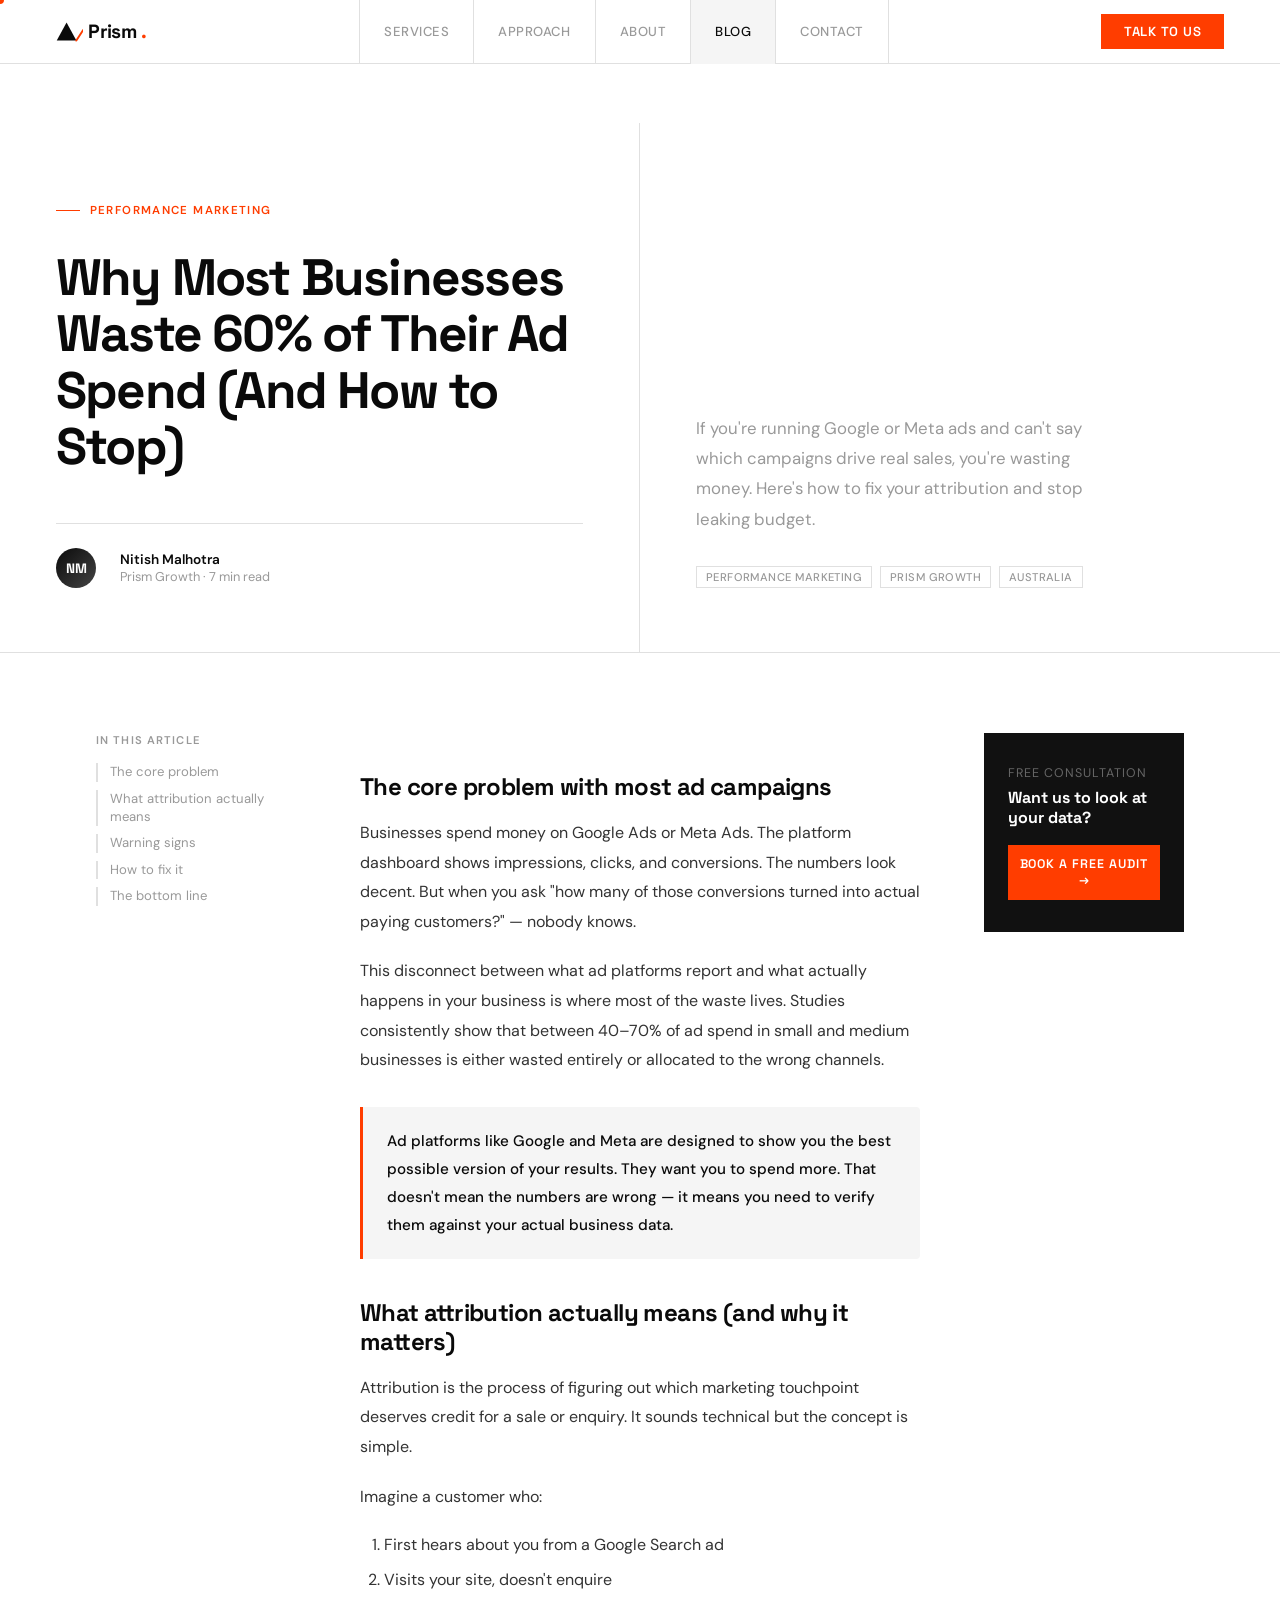
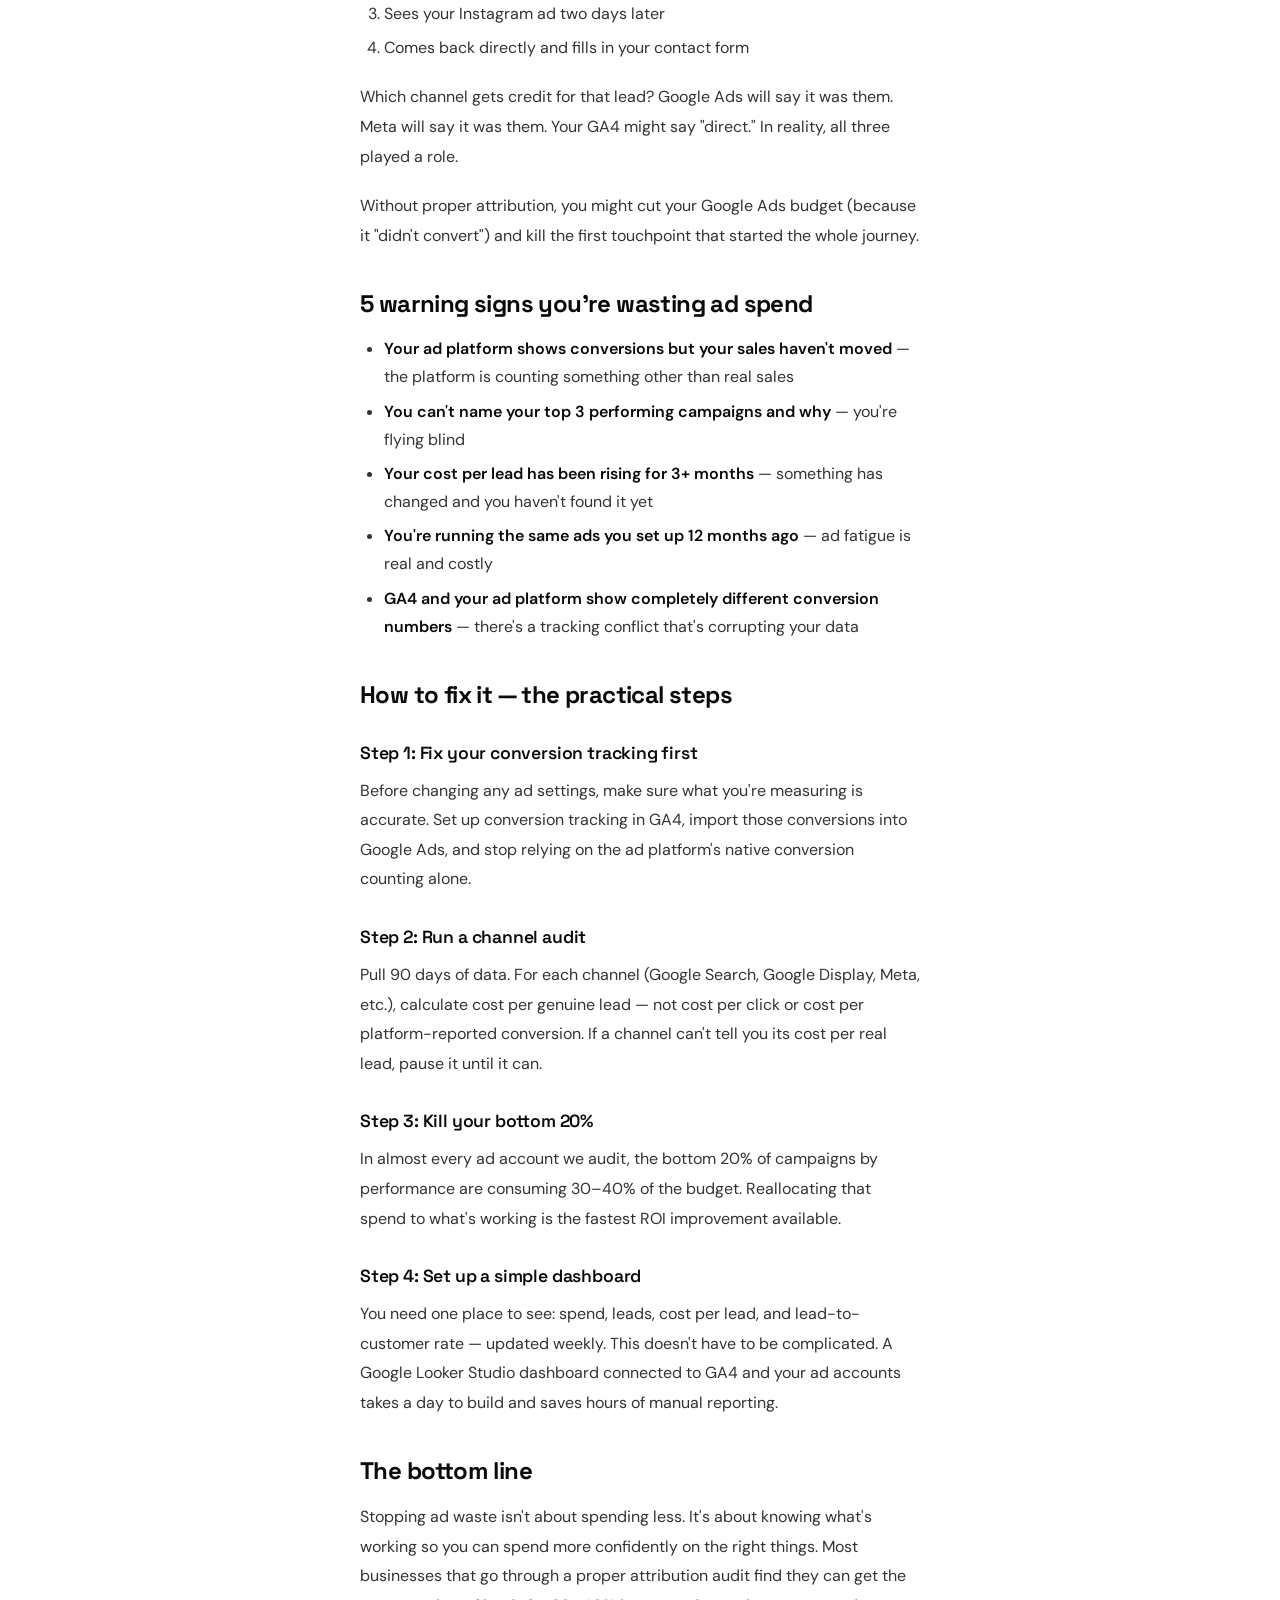
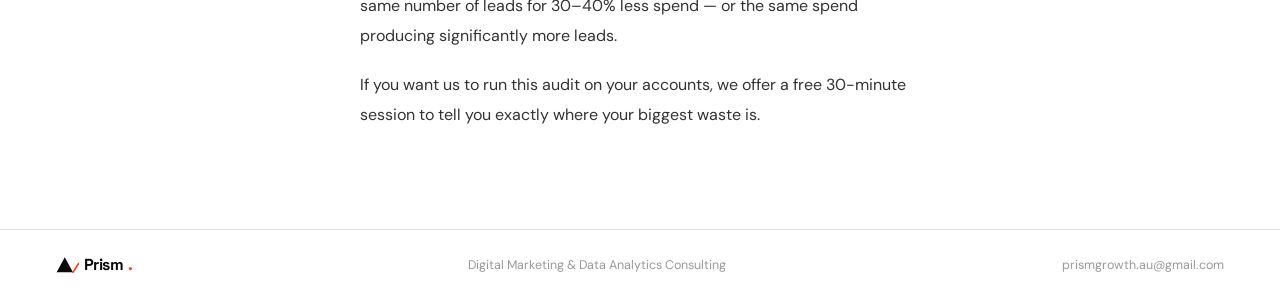
<file: blog-ad-spend.html>
<!DOCTYPE html>
<html lang="en">
<head>
<!-- Microsoft Clarity -->
<script type="text/javascript">
    (function(c,l,a,r,i,t,y){
        c[a]=c[a]||function(){(c[a].q=c[a].q||[]).push(arguments)};
        t=l.createElement(r);t.async=1;t.src="https://www.clarity.ms/tag/"+i;
        y=l.getElementsByTagName(r)[0];y.parentNode.insertBefore(t,y);
    })(window, document, "clarity", "script", "xdj9id6ljm");
</script>
<meta charset="UTF-8">
<meta name="viewport" content="width=device-width, initial-scale=1.0">
<title>Why Most Businesses Waste 60% of Their Ad Spend (And How to Stop) | Prism Growth</title>
<meta name="description" content="If you're running Google or Meta ads and can't say which campaigns drive real sales, you're wasting money. Here's how to fix your attribution and stop leaking budget.">
<meta name="author" content="Nitish Malhotra — Prism Growth">
<link rel="canonical" href="https://www.prismgrowth.co.au/blog-ad-spend.html">
<meta property="og:type" content="article">
<meta property="og:url" content="https://www.prismgrowth.co.au/blog-ad-spend.html">
<meta property="og:title" content="Why Most Businesses Waste Ad Spend | Prism Growth">
<meta property="og:description" content="If you're running Google or Meta ads and can't say which campaigns drive real sales, you're wasting money. Here's how to fix your attribution and stop leaking budget.">
<meta property="og:site_name" content="Prism Growth">
<meta property="og:locale" content="en_AU">
<script type="application/ld+json">
{
  "@context": "https://schema.org",
  "@type": "Article",
  "headline": "Why Most Businesses Waste 60% of Their Ad Spend (And How to Stop)",
  "description": "If you're running Google or Meta ads and can't say which campaigns drive real sales, you're wasting money. Here's how to fix your attribution and stop leaking budget.",
  "author": {"@type": "Person", "name": "Nitish Malhotra"},
  "publisher": {"@type": "Organization", "name": "Prism Growth", "url": "https://www.prismgrowth.co.au/"},
  "url": "https://www.prismgrowth.co.au/blog-ad-spend.html",
  "datePublished": "2025-06-27"
}
</script>
<link href="https://fonts.googleapis.com/css2?family=Space+Grotesk:wght@300;400;500;600;700&family=DM+Sans:ital,opsz,wght@0,9..40,300;0,9..40,400;0,9..40,500;1,9..40,300&display=swap" rel="stylesheet">
<style>
*, *::before, *::after { box-sizing: border-box; margin: 0; padding: 0; }
:root {
  --white: #FFFFFF; --ink: #0A0A0A; --signal: #FF3D00;
  --surface: #F5F5F5; --rule: #E0E0E0; --muted: #999999; --dark-surface: #111111;
}
html { scroll-behavior: smooth; }
body { font-family: "DM Sans", sans-serif; background: var(--white); color: var(--ink); overflow-x: hidden; }
.cursor {
  position: fixed; width: 8px; height: 8px; background: var(--signal); border-radius: 50%;
  pointer-events: none; z-index: 9999; transform: translate(-50%,-50%);
  transition: width 0.2s, height 0.2s; mix-blend-mode: multiply;
}
nav {
  position: fixed; top: 0; left: 0; right: 0; z-index: 100;
  display: flex; align-items: center; justify-content: space-between;
  padding: 0 3.5rem; height: 64px; background: var(--white); border-bottom: 1px solid var(--rule);
}
.nav-logo { font-family: "Space Grotesk", sans-serif; font-weight: 700; font-size: 1.2rem; color: var(--ink); text-decoration: none; letter-spacing: -0.03em; display: flex; align-items: center; gap: 5px; }
.nav-logo em { font-style: normal; color: var(--signal); }
.nav-center { display: flex; list-style: none; }
.nav-center li a {
  display: block; padding: 0 1.5rem; height: 64px; line-height: 64px;
  font-size: 0.82rem; font-weight: 500; letter-spacing: 0.04em; text-transform: uppercase;
  color: var(--muted); text-decoration: none; border-left: 1px solid var(--rule); transition: color 0.15s, background 0.15s;
}
.nav-center li:last-child a { border-right: 1px solid var(--rule); }
.nav-center li a:hover, .nav-center li a.active { color: var(--ink); background: var(--surface); }
.nav-cta {
  font-family: "Space Grotesk", sans-serif; font-size: 0.82rem; font-weight: 600;
  text-transform: uppercase; letter-spacing: 0.06em; background: var(--signal);
  color: var(--white); padding: 0.55rem 1.4rem; text-decoration: none; transition: background 0.15s;
}
.nav-cta:hover { background: #e03500; }

/* ARTICLE HEADER */
.article-header {
  padding-top: 64px; border-bottom: 1px solid var(--rule);
  display: grid; grid-template-columns: 1fr 1fr;
}
.article-header-left {
  padding: 5rem 3.5rem 4rem; border-right: 1px solid var(--rule);
  display: flex; flex-direction: column; justify-content: space-between;
}
.article-cat {
  font-size: 0.72rem; font-weight: 600; text-transform: uppercase;
  letter-spacing: 0.12em; color: var(--signal);
  display: flex; align-items: center; gap: 0.6rem; margin-bottom: 2rem;
}
.article-cat::before { content: ""; width: 24px; height: 1px; background: var(--signal); }
.article-header-left h1 {
  font-family: "Space Grotesk", sans-serif;
  font-size: clamp(2rem, 4vw, 3.2rem); font-weight: 700;
  line-height: 1.1; letter-spacing: -0.035em;
}
.article-byline {
  margin-top: 3rem; display: flex; align-items: center; gap: 1.5rem;
  padding-top: 1.5rem; border-top: 1px solid var(--rule);
  font-size: 0.8rem; color: var(--muted);
}
.byline-avatar {
  width: 40px; height: 40px; border-radius: 50%;
  background: linear-gradient(135deg, var(--ink), #444);
  display: flex; align-items: center; justify-content: center;
  font-family: "Space Grotesk", sans-serif; font-weight: 700;
  font-size: 0.85rem; color: var(--white); flex-shrink: 0;
}
.byline-name { font-weight: 600; color: var(--ink); font-size: 0.85rem; }
.article-header-right {
  padding: 5rem 3.5rem 4rem;
  display: flex; flex-direction: column; justify-content: flex-end;
}
.article-summary {
  font-size: 1.05rem; color: var(--muted); line-height: 1.8; max-width: 420px;
}
.article-chips { display: flex; flex-wrap: wrap; gap: 0.5rem; margin-top: 2rem; }
.chip {
  font-size: 0.7rem; font-weight: 500; letter-spacing: 0.04em;
  color: var(--muted); border: 1px solid var(--rule); padding: 0.2rem 0.55rem; text-transform: uppercase;
}

/* ARTICLE BODY */
.article-body {
  display: grid; grid-template-columns: 200px 1fr 200px;
  max-width: 1200px; margin: 0 auto; padding: 5rem 3.5rem; gap: 4rem;
}
.article-toc {
  position: sticky; top: 90px; align-self: start;
}
.toc-label { font-size: 0.7rem; text-transform: uppercase; letter-spacing: 0.1em; color: var(--muted); margin-bottom: 1rem; font-weight: 600; }
.toc-list { list-style: none; display: flex; flex-direction: column; gap: 0.5rem; }
.toc-list li a {
  font-size: 0.82rem; color: var(--muted); text-decoration: none; line-height: 1.4;
  transition: color 0.15s; display: block; padding-left: 0.75rem; border-left: 2px solid var(--rule);
}
.toc-list li a:hover { color: var(--ink); border-left-color: var(--signal); }
.article-content h2 {
  font-family: "Space Grotesk", sans-serif; font-size: 1.5rem; font-weight: 700;
  letter-spacing: -0.025em; margin: 2.5rem 0 1rem; line-height: 1.2;
}
.article-content h3 {
  font-family: "Space Grotesk", sans-serif; font-size: 1.1rem; font-weight: 600;
  letter-spacing: -0.01em; margin: 2rem 0 0.75rem;
}
.article-content p { font-size: 1rem; line-height: 1.85; color: #333; margin-bottom: 1.25rem; }
.article-content ul, .article-content ol { padding-left: 1.5rem; margin-bottom: 1.25rem; }
.article-content li { font-size: 1rem; line-height: 1.75; color: #333; margin-bottom: 0.4rem; }
.article-content strong { color: var(--ink); font-weight: 600; }
.callout {
  background: var(--surface); border-left: 3px solid var(--signal);
  padding: 1.25rem 1.5rem; margin: 2rem 0; border-radius: 0 4px 4px 0;
}
.callout p { color: var(--ink); font-weight: 500; margin: 0; font-size: 0.95rem; }
.article-sidebar { position: sticky; top: 90px; align-self: start; }
.sidebar-cta {
  background: var(--dark-surface); color: var(--white); padding: 2rem 1.5rem;
}
.sidebar-cta p { font-size: 0.78rem; color: #666; margin-bottom: 0.4rem; text-transform: uppercase; letter-spacing: 0.08em; }
.sidebar-cta h3 { font-family: "Space Grotesk", sans-serif; font-size: 1rem; font-weight: 700; margin-bottom: 1rem; line-height: 1.3; }
.sidebar-cta a {
  display: block; background: var(--signal); color: var(--white); text-align: center;
  padding: 0.7rem; font-family: "Space Grotesk", sans-serif; font-size: 0.78rem;
  font-weight: 600; text-transform: uppercase; letter-spacing: 0.08em; text-decoration: none;
  transition: background 0.15s;
}
.sidebar-cta a:hover { background: #e03500; }

/* BACK LINK */
.back-bar {
  padding: 1.25rem 3.5rem; border-top: 1px solid var(--rule); border-bottom: 1px solid var(--rule);
}
.back-link { font-size: 0.82rem; color: var(--muted); text-decoration: none; display: flex; align-items: center; gap: 0.4rem; transition: color 0.15s; }
.back-link:hover { color: var(--ink); }

/* FOOTER */
footer {
  display: flex; align-items: center; justify-content: space-between;
  padding: 1.5rem 3.5rem; border-top: 1px solid var(--rule); background: var(--white); flex-wrap: wrap; gap: 1rem;
}
.footer-logo { font-family: "Space Grotesk", sans-serif; font-weight: 700; font-size: 1rem; letter-spacing: -0.03em; color: var(--ink); text-decoration: none; display: flex; align-items: center; gap: 5px; }
.footer-logo em { font-style: normal; color: var(--signal); }
footer p { font-size: 0.78rem; color: var(--muted); }

@media (max-width: 900px) {
  nav { padding: 0 1.5rem; } .nav-center { display: none; }
  .article-header { grid-template-columns: 1fr; }
  .article-header-left { padding: 3rem 1.5rem; border-right: none; border-bottom: 1px solid var(--rule); }
  .article-header-right { padding: 2.5rem 1.5rem; }
  .article-body { grid-template-columns: 1fr; padding: 3rem 1.5rem; gap: 2rem; }
  .article-toc, .article-sidebar { position: static; }
  .back-bar { padding: 1rem 1.5rem; } footer { padding: 1.5rem; }
}
@media (prefers-reduced-motion: reduce) { *, *::before, *::after { transition: none !important; } .cursor { display: none; } }
</style>

<!-- Google Tag Manager -->
<script>(function(w,d,s,l,i){w[l]=w[l]||[];w[l].push({'gtm.start':
new Date().getTime(),event:'gtm.js'});var f=d.getElementsByTagName(s)[0],
j=d.createElement(s),dl=l!='dataLayer'?'&l='+l:'';j.async=true;j.src=
'https://www.googletagmanager.com/gtm.js?id='+i+dl;f.parentNode.insertBefore(j,f);
})(window,document,'script','dataLayer','GTM-NT9L97F2');</script>
<!-- End Google Tag Manager -->
</head>
<body>
<!-- Google Tag Manager (noscript) -->
<noscript><iframe src="https://www.googletagmanager.com/ns.html?id=GTM-NT9L97F2"
height="0" width="0" style="display:none;visibility:hidden"></iframe></noscript>
<!-- End Google Tag Manager (noscript) -->
<div class="cursor" id="cursor"></div>
<nav>
  <a href="index.html" class="nav-logo"><svg xmlns="http://www.w3.org/2000/svg" viewBox="0 0 36 28" style="height:1.1em;width:auto;flex-shrink:0;vertical-align:middle" aria-hidden="true"><polygon points="14,2 1,26 27,26" fill="#0A0A0A"/><line x1="27" y1="26" x2="36" y2="12" stroke="#FF3D00" stroke-width="2.5" stroke-linecap="round"/></svg>Prism<em>.</em></a>
  <ul class="nav-center">
    <li><a href="index.html#services">Services</a></li>
    <li><a href="index.html#approach">Approach</a></li>
    <li><a href="about.html">About</a></li>
    <li><a href="blog.html" class="active">Blog</a></li>
    <li><a href="index.html#contact">Contact</a></li>
  </ul>
  <a href="index.html#contact" class="nav-cta">Talk to Us</a>
</nav>

<div class="back-bar">
  <a href="blog.html" class="back-link">← Back to Blog</a>
</div>

<header class="article-header">
  <div class="article-header-left">
    <div class="article-cat">Performance Marketing</div>
    <h1>Why Most Businesses Waste 60% of Their Ad Spend (And How to Stop)</h1>
    <div class="article-byline">
      <div class="byline-avatar">NM</div>
      <div>
        <div class="byline-name">Nitish Malhotra</div>
        <div>Prism Growth · 7 min read</div>
      </div>
    </div>
  </div>
  <div class="article-header-right">
    <p class="article-summary">If you're running Google or Meta ads and can't say which campaigns drive real sales, you're wasting money. Here's how to fix your attribution and stop leaking budget.</p>
    <div class="article-chips">
      <span class="chip">Performance Marketing</span>
      <span class="chip">Prism Growth</span>
      <span class="chip">Australia</span>
    </div>
  </div>
</header>

<div class="article-body">
  <aside class="article-toc">
    <div class="toc-label">In this article</div>
    <ul class="toc-list"><li><a href="#the-problem">The core problem</a></li>
      <li><a href="#attribution">What attribution actually means</a></li>
      <li><a href="#warning-signs">Warning signs</a></li>
      <li><a href="#how-to-fix">How to fix it</a></li>
      <li><a href="#bottom-line">The bottom line</a></li></ul>
  </aside>
  <article class="article-content">
    <h2 id="the-problem">The core problem with most ad campaigns</h2>
    <p>Businesses spend money on Google Ads or Meta Ads. The platform dashboard shows impressions, clicks, and conversions. The numbers look decent. But when you ask "how many of those conversions turned into actual paying customers?" — nobody knows.</p>
    <p>This disconnect between what ad platforms report and what actually happens in your business is where most of the waste lives. Studies consistently show that between 40–70% of ad spend in small and medium businesses is either wasted entirely or allocated to the wrong channels.</p>
    <div class="callout"><p>Ad platforms like Google and Meta are designed to show you the best possible version of your results. They want you to spend more. That doesn't mean the numbers are wrong — it means you need to verify them against your actual business data.</p></div>

    <h2 id="attribution">What attribution actually means (and why it matters)</h2>
    <p>Attribution is the process of figuring out which marketing touchpoint deserves credit for a sale or enquiry. It sounds technical but the concept is simple.</p>
    <p>Imagine a customer who:</p>
    <ol>
      <li>First hears about you from a Google Search ad</li>
      <li>Visits your site, doesn't enquire</li>
      <li>Sees your Instagram ad two days later</li>
      <li>Comes back directly and fills in your contact form</li>
    </ol>
    <p>Which channel gets credit for that lead? Google Ads will say it was them. Meta will say it was them. Your GA4 might say "direct." In reality, all three played a role.</p>
    <p>Without proper attribution, you might cut your Google Ads budget (because it "didn't convert") and kill the first touchpoint that started the whole journey.</p>

    <h2 id="warning-signs">5 warning signs you're wasting ad spend</h2>
    <ul>
      <li><strong>Your ad platform shows conversions but your sales haven't moved</strong> — the platform is counting something other than real sales</li>
      <li><strong>You can't name your top 3 performing campaigns and why</strong> — you're flying blind</li>
      <li><strong>Your cost per lead has been rising for 3+ months</strong> — something has changed and you haven't found it yet</li>
      <li><strong>You're running the same ads you set up 12 months ago</strong> — ad fatigue is real and costly</li>
      <li><strong>GA4 and your ad platform show completely different conversion numbers</strong> — there's a tracking conflict that's corrupting your data</li>
    </ul>

    <h2 id="how-to-fix">How to fix it — the practical steps</h2>
    <h3>Step 1: Fix your conversion tracking first</h3>
    <p>Before changing any ad settings, make sure what you're measuring is accurate. Set up conversion tracking in GA4, import those conversions into Google Ads, and stop relying on the ad platform's native conversion counting alone.</p>
    <h3>Step 2: Run a channel audit</h3>
    <p>Pull 90 days of data. For each channel (Google Search, Google Display, Meta, etc.), calculate cost per genuine lead — not cost per click or cost per platform-reported conversion. If a channel can't tell you its cost per real lead, pause it until it can.</p>
    <h3>Step 3: Kill your bottom 20%</h3>
    <p>In almost every ad account we audit, the bottom 20% of campaigns by performance are consuming 30–40% of the budget. Reallocating that spend to what's working is the fastest ROI improvement available.</p>
    <h3>Step 4: Set up a simple dashboard</h3>
    <p>You need one place to see: spend, leads, cost per lead, and lead-to-customer rate — updated weekly. This doesn't have to be complicated. A Google Looker Studio dashboard connected to GA4 and your ad accounts takes a day to build and saves hours of manual reporting.</p>

    <h2 id="bottom-line">The bottom line</h2>
    <p>Stopping ad waste isn't about spending less. It's about knowing what's working so you can spend more confidently on the right things. Most businesses that go through a proper attribution audit find they can get the same number of leads for 30–40% less spend — or the same spend producing significantly more leads.</p>
    <p>If you want us to run this audit on your accounts, we offer a free 30-minute session to tell you exactly where your biggest waste is.</p>
  </article>
  <aside class="article-sidebar">
    <div class="sidebar-cta">
      <p>Free consultation</p>
      <h3>Want us to look at your data?</h3>
      <a href="index.html#contact">Book a Free Audit →</a>
    </div>
  </aside>
</div>

<footer>
  <a href="index.html" class="footer-logo"><svg xmlns="http://www.w3.org/2000/svg" viewBox="0 0 36 28" style="height:1.1em;width:auto;flex-shrink:0;vertical-align:middle" aria-hidden="true"><polygon points="14,2 1,26 27,26" fill="#0A0A0A"/><line x1="27" y1="26" x2="36" y2="12" stroke="#FF3D00" stroke-width="2.5" stroke-linecap="round"/></svg>Prism<em>.</em></a>
  <p>Digital Marketing & Data Analytics Consulting</p>
  <p>prismgrowth.au@gmail.com</p>
</footer>
<script>
const cursor = document.getElementById("cursor");
document.addEventListener("mousemove", e => { cursor.style.left = e.clientX + "px"; cursor.style.top = e.clientY + "px"; });
document.querySelectorAll("a, button").forEach(el => {
  el.addEventListener("mouseenter", () => { cursor.style.width = "20px"; cursor.style.height = "20px"; cursor.style.opacity = "0.5"; });
  el.addEventListener("mouseleave", () => { cursor.style.width = "8px"; cursor.style.height = "8px"; cursor.style.opacity = "1"; });
});
</script>
</body>
</html>
</file>
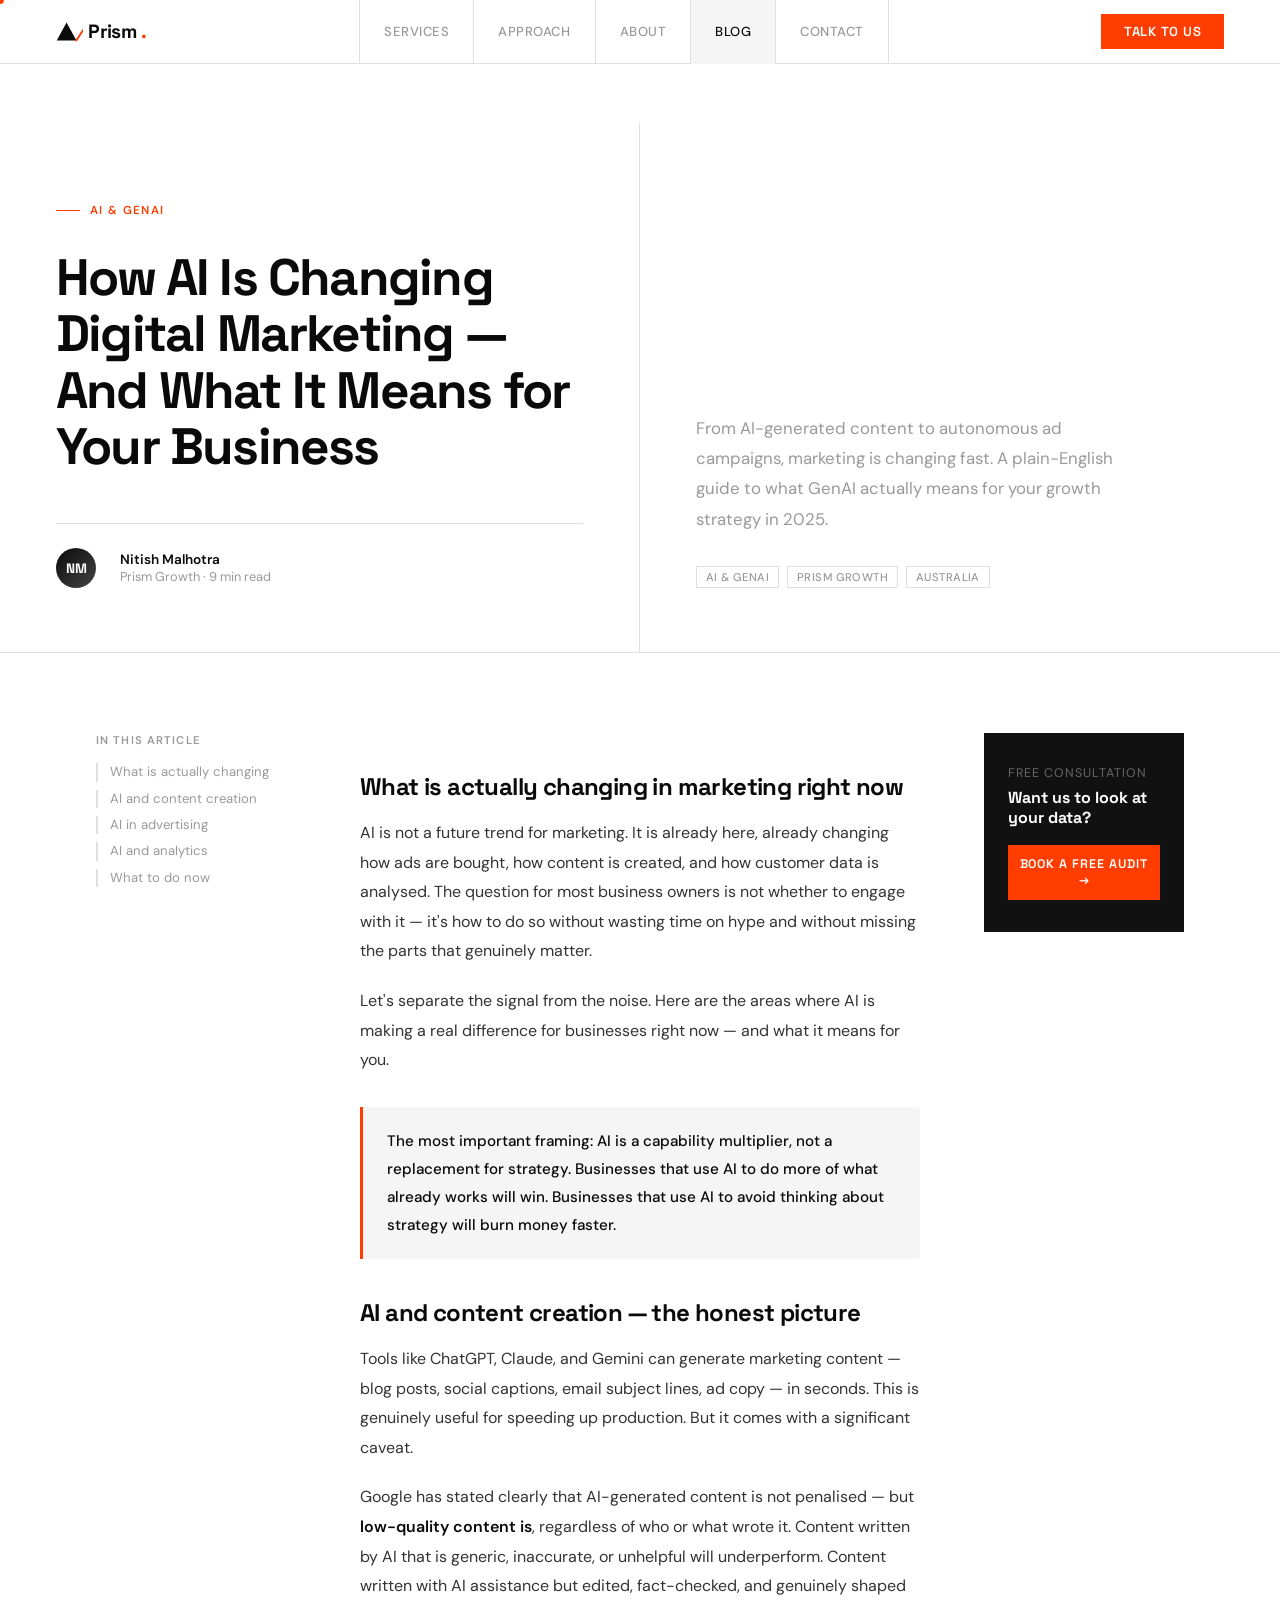
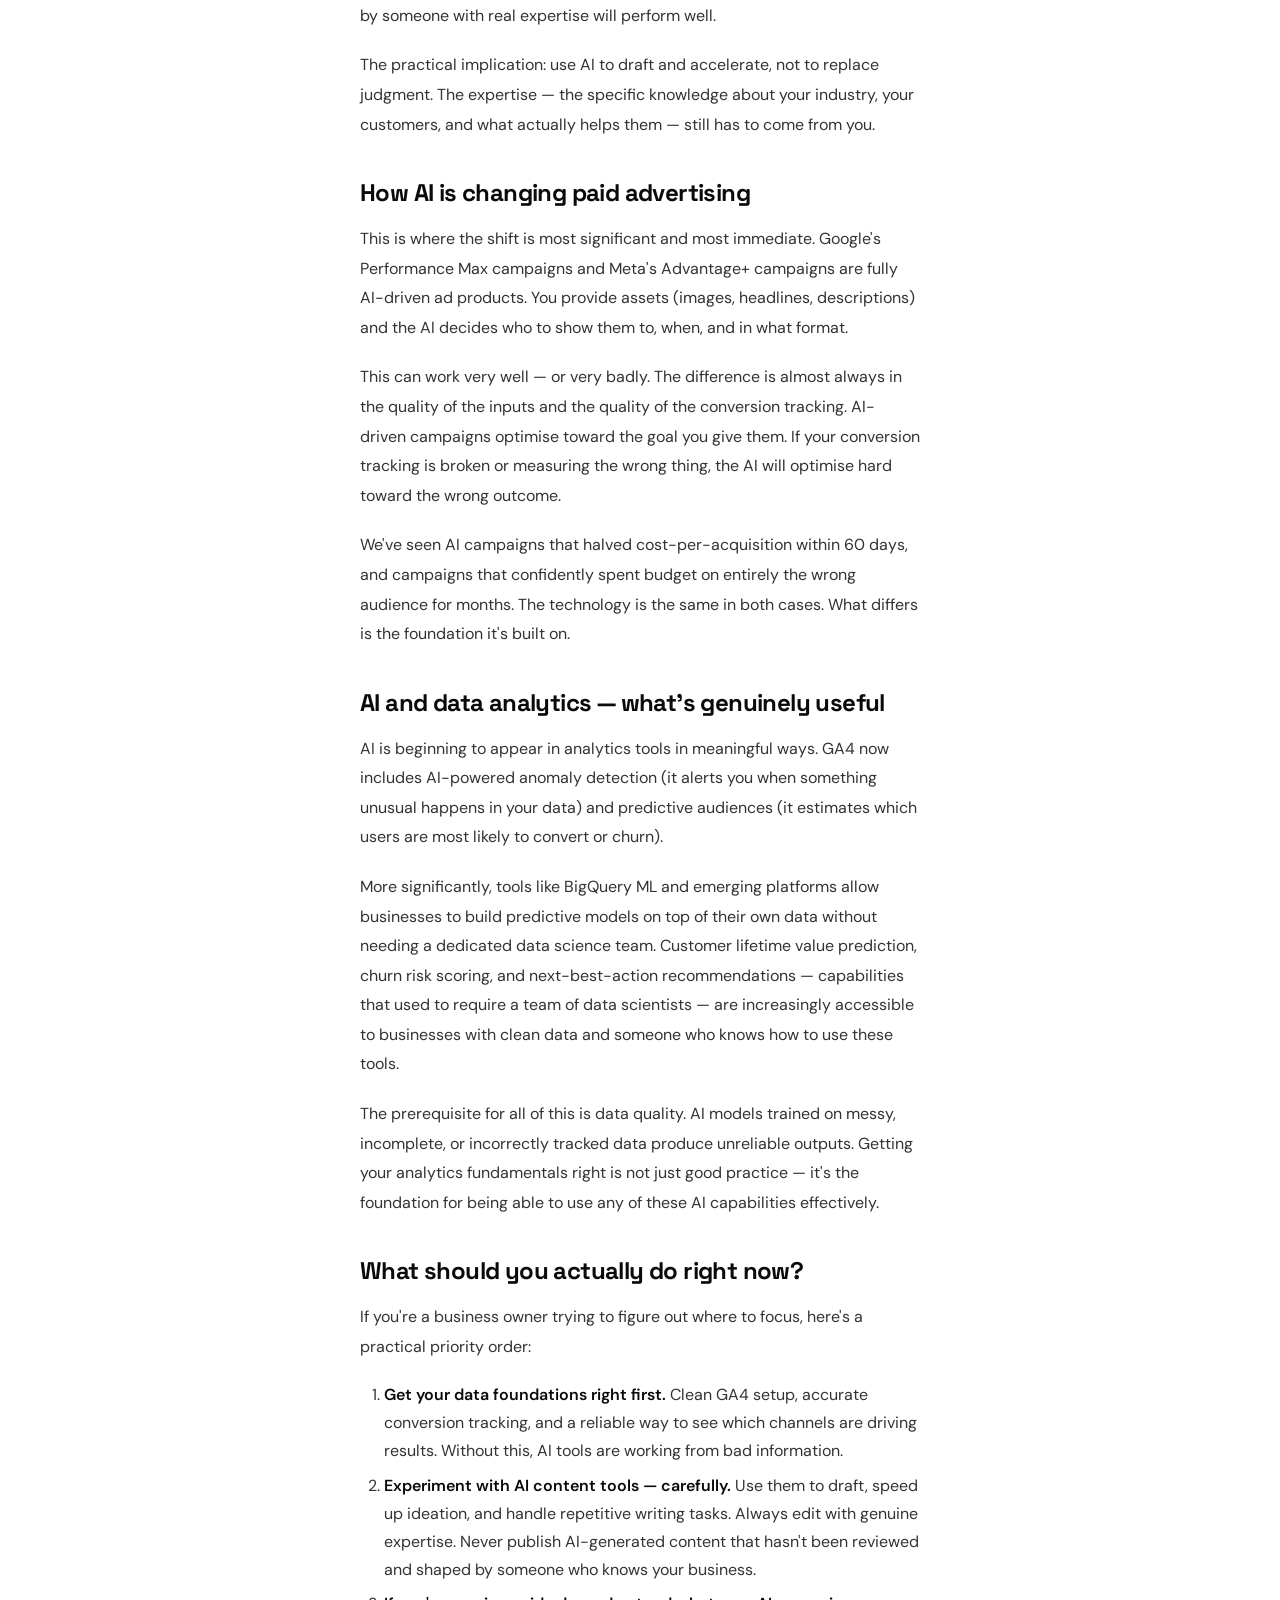
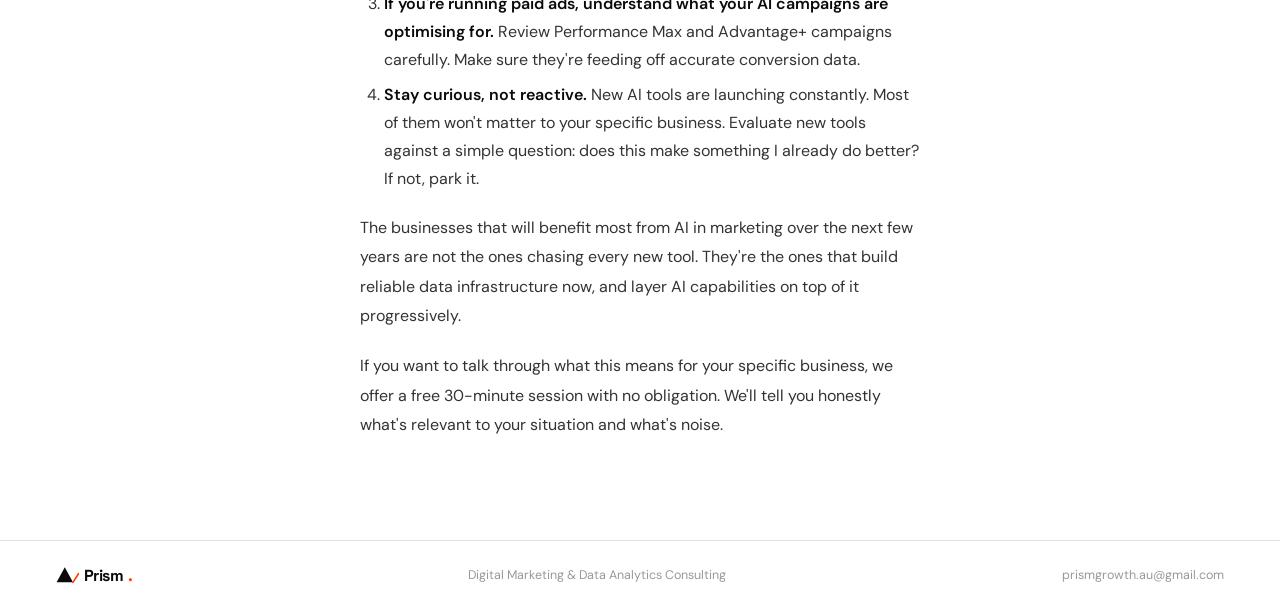
<file: blog-ai-marketing.html>
<!DOCTYPE html>
<html lang="en">
<head>
<!-- Microsoft Clarity -->
<script type="text/javascript">
    (function(c,l,a,r,i,t,y){
        c[a]=c[a]||function(){(c[a].q=c[a].q||[]).push(arguments)};
        t=l.createElement(r);t.async=1;t.src="https://www.clarity.ms/tag/"+i;
        y=l.getElementsByTagName(r)[0];y.parentNode.insertBefore(t,y);
    })(window, document, "clarity", "script", "xdj9id6ljm");
</script>
<meta charset="UTF-8">
<meta name="viewport" content="width=device-width, initial-scale=1.0">
<title>How AI Is Changing Digital Marketing — And What It Means for Your Business | Prism Growth</title>
<meta name="description" content="From AI-generated content to autonomous ad campaigns, marketing is changing fast. A plain-English guide to what GenAI actually means for your growth strategy in 2025.">
<meta name="author" content="Nitish Malhotra — Prism Growth">
<link rel="canonical" href="https://www.prismgrowth.co.au/blog-ai-marketing.html">
<meta property="og:type" content="article">
<meta property="og:url" content="https://www.prismgrowth.co.au/blog-ai-marketing.html">
<meta property="og:title" content="How AI Is Changing Digital Marketing | Prism Growth">
<meta property="og:description" content="From AI-generated content to autonomous ad campaigns, marketing is changing fast. A plain-English guide to what GenAI actually means for your growth strategy in 2025.">
<meta property="og:site_name" content="Prism Growth">
<meta property="og:locale" content="en_AU">
<script type="application/ld+json">
{
  "@context": "https://schema.org",
  "@type": "Article",
  "headline": "How AI Is Changing Digital Marketing — And What It Means for Your Business",
  "description": "From AI-generated content to autonomous ad campaigns, marketing is changing fast. A plain-English guide to what GenAI actually means for your growth strategy in 2025.",
  "author": {"@type": "Person", "name": "Nitish Malhotra"},
  "publisher": {"@type": "Organization", "name": "Prism Growth", "url": "https://www.prismgrowth.co.au/"},
  "url": "https://www.prismgrowth.co.au/blog-ai-marketing.html",
  "datePublished": "2025-06-27"
}
</script>
<link href="https://fonts.googleapis.com/css2?family=Space+Grotesk:wght@300;400;500;600;700&family=DM+Sans:ital,opsz,wght@0,9..40,300;0,9..40,400;0,9..40,500;1,9..40,300&display=swap" rel="stylesheet">
<style>
*, *::before, *::after { box-sizing: border-box; margin: 0; padding: 0; }
:root {
  --white: #FFFFFF; --ink: #0A0A0A; --signal: #FF3D00;
  --surface: #F5F5F5; --rule: #E0E0E0; --muted: #999999; --dark-surface: #111111;
}
html { scroll-behavior: smooth; }
body { font-family: "DM Sans", sans-serif; background: var(--white); color: var(--ink); overflow-x: hidden; }
.cursor {
  position: fixed; width: 8px; height: 8px; background: var(--signal); border-radius: 50%;
  pointer-events: none; z-index: 9999; transform: translate(-50%,-50%);
  transition: width 0.2s, height 0.2s; mix-blend-mode: multiply;
}
nav {
  position: fixed; top: 0; left: 0; right: 0; z-index: 100;
  display: flex; align-items: center; justify-content: space-between;
  padding: 0 3.5rem; height: 64px; background: var(--white); border-bottom: 1px solid var(--rule);
}
.nav-logo { font-family: "Space Grotesk", sans-serif; font-weight: 700; font-size: 1.2rem; color: var(--ink); text-decoration: none; letter-spacing: -0.03em; display: flex; align-items: center; gap: 5px; }
.nav-logo em { font-style: normal; color: var(--signal); }
.nav-center { display: flex; list-style: none; }
.nav-center li a {
  display: block; padding: 0 1.5rem; height: 64px; line-height: 64px;
  font-size: 0.82rem; font-weight: 500; letter-spacing: 0.04em; text-transform: uppercase;
  color: var(--muted); text-decoration: none; border-left: 1px solid var(--rule); transition: color 0.15s, background 0.15s;
}
.nav-center li:last-child a { border-right: 1px solid var(--rule); }
.nav-center li a:hover, .nav-center li a.active { color: var(--ink); background: var(--surface); }
.nav-cta {
  font-family: "Space Grotesk", sans-serif; font-size: 0.82rem; font-weight: 600;
  text-transform: uppercase; letter-spacing: 0.06em; background: var(--signal);
  color: var(--white); padding: 0.55rem 1.4rem; text-decoration: none; transition: background 0.15s;
}
.nav-cta:hover { background: #e03500; }

/* ARTICLE HEADER */
.article-header {
  padding-top: 64px; border-bottom: 1px solid var(--rule);
  display: grid; grid-template-columns: 1fr 1fr;
}
.article-header-left {
  padding: 5rem 3.5rem 4rem; border-right: 1px solid var(--rule);
  display: flex; flex-direction: column; justify-content: space-between;
}
.article-cat {
  font-size: 0.72rem; font-weight: 600; text-transform: uppercase;
  letter-spacing: 0.12em; color: var(--signal);
  display: flex; align-items: center; gap: 0.6rem; margin-bottom: 2rem;
}
.article-cat::before { content: ""; width: 24px; height: 1px; background: var(--signal); }
.article-header-left h1 {
  font-family: "Space Grotesk", sans-serif;
  font-size: clamp(2rem, 4vw, 3.2rem); font-weight: 700;
  line-height: 1.1; letter-spacing: -0.035em;
}
.article-byline {
  margin-top: 3rem; display: flex; align-items: center; gap: 1.5rem;
  padding-top: 1.5rem; border-top: 1px solid var(--rule);
  font-size: 0.8rem; color: var(--muted);
}
.byline-avatar {
  width: 40px; height: 40px; border-radius: 50%;
  background: linear-gradient(135deg, var(--ink), #444);
  display: flex; align-items: center; justify-content: center;
  font-family: "Space Grotesk", sans-serif; font-weight: 700;
  font-size: 0.85rem; color: var(--white); flex-shrink: 0;
}
.byline-name { font-weight: 600; color: var(--ink); font-size: 0.85rem; }
.article-header-right {
  padding: 5rem 3.5rem 4rem;
  display: flex; flex-direction: column; justify-content: flex-end;
}
.article-summary {
  font-size: 1.05rem; color: var(--muted); line-height: 1.8; max-width: 420px;
}
.article-chips { display: flex; flex-wrap: wrap; gap: 0.5rem; margin-top: 2rem; }
.chip {
  font-size: 0.7rem; font-weight: 500; letter-spacing: 0.04em;
  color: var(--muted); border: 1px solid var(--rule); padding: 0.2rem 0.55rem; text-transform: uppercase;
}

/* ARTICLE BODY */
.article-body {
  display: grid; grid-template-columns: 200px 1fr 200px;
  max-width: 1200px; margin: 0 auto; padding: 5rem 3.5rem; gap: 4rem;
}
.article-toc {
  position: sticky; top: 90px; align-self: start;
}
.toc-label { font-size: 0.7rem; text-transform: uppercase; letter-spacing: 0.1em; color: var(--muted); margin-bottom: 1rem; font-weight: 600; }
.toc-list { list-style: none; display: flex; flex-direction: column; gap: 0.5rem; }
.toc-list li a {
  font-size: 0.82rem; color: var(--muted); text-decoration: none; line-height: 1.4;
  transition: color 0.15s; display: block; padding-left: 0.75rem; border-left: 2px solid var(--rule);
}
.toc-list li a:hover { color: var(--ink); border-left-color: var(--signal); }
.article-content h2 {
  font-family: "Space Grotesk", sans-serif; font-size: 1.5rem; font-weight: 700;
  letter-spacing: -0.025em; margin: 2.5rem 0 1rem; line-height: 1.2;
}
.article-content h3 {
  font-family: "Space Grotesk", sans-serif; font-size: 1.1rem; font-weight: 600;
  letter-spacing: -0.01em; margin: 2rem 0 0.75rem;
}
.article-content p { font-size: 1rem; line-height: 1.85; color: #333; margin-bottom: 1.25rem; }
.article-content ul, .article-content ol { padding-left: 1.5rem; margin-bottom: 1.25rem; }
.article-content li { font-size: 1rem; line-height: 1.75; color: #333; margin-bottom: 0.4rem; }
.article-content strong { color: var(--ink); font-weight: 600; }
.callout {
  background: var(--surface); border-left: 3px solid var(--signal);
  padding: 1.25rem 1.5rem; margin: 2rem 0; border-radius: 0 4px 4px 0;
}
.callout p { color: var(--ink); font-weight: 500; margin: 0; font-size: 0.95rem; }
.article-sidebar { position: sticky; top: 90px; align-self: start; }
.sidebar-cta {
  background: var(--dark-surface); color: var(--white); padding: 2rem 1.5rem;
}
.sidebar-cta p { font-size: 0.78rem; color: #666; margin-bottom: 0.4rem; text-transform: uppercase; letter-spacing: 0.08em; }
.sidebar-cta h3 { font-family: "Space Grotesk", sans-serif; font-size: 1rem; font-weight: 700; margin-bottom: 1rem; line-height: 1.3; }
.sidebar-cta a {
  display: block; background: var(--signal); color: var(--white); text-align: center;
  padding: 0.7rem; font-family: "Space Grotesk", sans-serif; font-size: 0.78rem;
  font-weight: 600; text-transform: uppercase; letter-spacing: 0.08em; text-decoration: none;
  transition: background 0.15s;
}
.sidebar-cta a:hover { background: #e03500; }

/* BACK LINK */
.back-bar {
  padding: 1.25rem 3.5rem; border-top: 1px solid var(--rule); border-bottom: 1px solid var(--rule);
}
.back-link { font-size: 0.82rem; color: var(--muted); text-decoration: none; display: flex; align-items: center; gap: 0.4rem; transition: color 0.15s; }
.back-link:hover { color: var(--ink); }

/* FOOTER */
footer {
  display: flex; align-items: center; justify-content: space-between;
  padding: 1.5rem 3.5rem; border-top: 1px solid var(--rule); background: var(--white); flex-wrap: wrap; gap: 1rem;
}
.footer-logo { font-family: "Space Grotesk", sans-serif; font-weight: 700; font-size: 1rem; letter-spacing: -0.03em; color: var(--ink); text-decoration: none; display: flex; align-items: center; gap: 5px; }
.footer-logo em { font-style: normal; color: var(--signal); }
footer p { font-size: 0.78rem; color: var(--muted); }

@media (max-width: 900px) {
  nav { padding: 0 1.5rem; } .nav-center { display: none; }
  .article-header { grid-template-columns: 1fr; }
  .article-header-left { padding: 3rem 1.5rem; border-right: none; border-bottom: 1px solid var(--rule); }
  .article-header-right { padding: 2.5rem 1.5rem; }
  .article-body { grid-template-columns: 1fr; padding: 3rem 1.5rem; gap: 2rem; }
  .article-toc, .article-sidebar { position: static; }
  .back-bar { padding: 1rem 1.5rem; } footer { padding: 1.5rem; }
}
@media (prefers-reduced-motion: reduce) { *, *::before, *::after { transition: none !important; } .cursor { display: none; } }
</style>

<!-- Google Tag Manager -->
<script>(function(w,d,s,l,i){w[l]=w[l]||[];w[l].push({'gtm.start':
new Date().getTime(),event:'gtm.js'});var f=d.getElementsByTagName(s)[0],
j=d.createElement(s),dl=l!='dataLayer'?'&l='+l:'';j.async=true;j.src=
'https://www.googletagmanager.com/gtm.js?id='+i+dl;f.parentNode.insertBefore(j,f);
})(window,document,'script','dataLayer','GTM-NT9L97F2');</script>
<!-- End Google Tag Manager -->
</head>
<body>
<!-- Google Tag Manager (noscript) -->
<noscript><iframe src="https://www.googletagmanager.com/ns.html?id=GTM-NT9L97F2"
height="0" width="0" style="display:none;visibility:hidden"></iframe></noscript>
<!-- End Google Tag Manager (noscript) -->
<div class="cursor" id="cursor"></div>
<nav>
  <a href="index.html" class="nav-logo"><svg xmlns="http://www.w3.org/2000/svg" viewBox="0 0 36 28" style="height:1.1em;width:auto;flex-shrink:0;vertical-align:middle" aria-hidden="true"><polygon points="14,2 1,26 27,26" fill="#0A0A0A"/><line x1="27" y1="26" x2="36" y2="12" stroke="#FF3D00" stroke-width="2.5" stroke-linecap="round"/></svg>Prism<em>.</em></a>
  <ul class="nav-center">
    <li><a href="index.html#services">Services</a></li>
    <li><a href="index.html#approach">Approach</a></li>
    <li><a href="about.html">About</a></li>
    <li><a href="blog.html" class="active">Blog</a></li>
    <li><a href="index.html#contact">Contact</a></li>
  </ul>
  <a href="index.html#contact" class="nav-cta">Talk to Us</a>
</nav>

<div class="back-bar">
  <a href="blog.html" class="back-link">← Back to Blog</a>
</div>

<header class="article-header">
  <div class="article-header-left">
    <div class="article-cat">AI & GenAI</div>
    <h1>How AI Is Changing Digital Marketing — And What It Means for Your Business</h1>
    <div class="article-byline">
      <div class="byline-avatar">NM</div>
      <div>
        <div class="byline-name">Nitish Malhotra</div>
        <div>Prism Growth · 9 min read</div>
      </div>
    </div>
  </div>
  <div class="article-header-right">
    <p class="article-summary">From AI-generated content to autonomous ad campaigns, marketing is changing fast. A plain-English guide to what GenAI actually means for your growth strategy in 2025.</p>
    <div class="article-chips">
      <span class="chip">AI & GenAI</span>
      <span class="chip">Prism Growth</span>
      <span class="chip">Australia</span>
    </div>
  </div>
</header>

<div class="article-body">
  <aside class="article-toc">
    <div class="toc-label">In this article</div>
    <ul class="toc-list"><li><a href="#whats-changing">What is actually changing</a></li>
      <li><a href="#genai-content">AI and content creation</a></li>
      <li><a href="#ai-ads">AI in advertising</a></li>
      <li><a href="#ai-analytics">AI and analytics</a></li>
      <li><a href="#what-to-do">What to do now</a></li></ul>
  </aside>
  <article class="article-content">
    <h2 id="whats-changing">What is actually changing in marketing right now</h2>
    <p>AI is not a future trend for marketing. It is already here, already changing how ads are bought, how content is created, and how customer data is analysed. The question for most business owners is not whether to engage with it — it's how to do so without wasting time on hype and without missing the parts that genuinely matter.</p>
    <p>Let's separate the signal from the noise. Here are the areas where AI is making a real difference for businesses right now — and what it means for you.</p>
    <div class="callout"><p>The most important framing: AI is a capability multiplier, not a replacement for strategy. Businesses that use AI to do more of what already works will win. Businesses that use AI to avoid thinking about strategy will burn money faster.</p></div>

    <h2 id="genai-content">AI and content creation — the honest picture</h2>
    <p>Tools like ChatGPT, Claude, and Gemini can generate marketing content — blog posts, social captions, email subject lines, ad copy — in seconds. This is genuinely useful for speeding up production. But it comes with a significant caveat.</p>
    <p>Google has stated clearly that AI-generated content is not penalised — but <strong>low-quality content is</strong>, regardless of who or what wrote it. Content written by AI that is generic, inaccurate, or unhelpful will underperform. Content written with AI assistance but edited, fact-checked, and genuinely shaped by someone with real expertise will perform well.</p>
    <p>The practical implication: use AI to draft and accelerate, not to replace judgment. The expertise — the specific knowledge about your industry, your customers, and what actually helps them — still has to come from you.</p>

    <h2 id="ai-ads">How AI is changing paid advertising</h2>
    <p>This is where the shift is most significant and most immediate. Google's Performance Max campaigns and Meta's Advantage+ campaigns are fully AI-driven ad products. You provide assets (images, headlines, descriptions) and the AI decides who to show them to, when, and in what format.</p>
    <p>This can work very well — or very badly. The difference is almost always in the quality of the inputs and the quality of the conversion tracking. AI-driven campaigns optimise toward the goal you give them. If your conversion tracking is broken or measuring the wrong thing, the AI will optimise hard toward the wrong outcome.</p>
    <p>We've seen AI campaigns that halved cost-per-acquisition within 60 days, and campaigns that confidently spent budget on entirely the wrong audience for months. The technology is the same in both cases. What differs is the foundation it's built on.</p>

    <h2 id="ai-analytics">AI and data analytics — what's genuinely useful</h2>
    <p>AI is beginning to appear in analytics tools in meaningful ways. GA4 now includes AI-powered anomaly detection (it alerts you when something unusual happens in your data) and predictive audiences (it estimates which users are most likely to convert or churn).</p>
    <p>More significantly, tools like BigQuery ML and emerging platforms allow businesses to build predictive models on top of their own data without needing a dedicated data science team. Customer lifetime value prediction, churn risk scoring, and next-best-action recommendations — capabilities that used to require a team of data scientists — are increasingly accessible to businesses with clean data and someone who knows how to use these tools.</p>
    <p>The prerequisite for all of this is data quality. AI models trained on messy, incomplete, or incorrectly tracked data produce unreliable outputs. Getting your analytics fundamentals right is not just good practice — it's the foundation for being able to use any of these AI capabilities effectively.</p>

    <h2 id="what-to-do">What should you actually do right now?</h2>
    <p>If you're a business owner trying to figure out where to focus, here's a practical priority order:</p>
    <ol>
      <li><strong>Get your data foundations right first.</strong> Clean GA4 setup, accurate conversion tracking, and a reliable way to see which channels are driving results. Without this, AI tools are working from bad information.</li>
      <li><strong>Experiment with AI content tools — carefully.</strong> Use them to draft, speed up ideation, and handle repetitive writing tasks. Always edit with genuine expertise. Never publish AI-generated content that hasn't been reviewed and shaped by someone who knows your business.</li>
      <li><strong>If you're running paid ads, understand what your AI campaigns are optimising for.</strong> Review Performance Max and Advantage+ campaigns carefully. Make sure they're feeding off accurate conversion data.</li>
      <li><strong>Stay curious, not reactive.</strong> New AI tools are launching constantly. Most of them won't matter to your specific business. Evaluate new tools against a simple question: does this make something I already do better? If not, park it.</li>
    </ol>
    <p>The businesses that will benefit most from AI in marketing over the next few years are not the ones chasing every new tool. They're the ones that build reliable data infrastructure now, and layer AI capabilities on top of it progressively.</p>
    <p>If you want to talk through what this means for your specific business, we offer a free 30-minute session with no obligation. We'll tell you honestly what's relevant to your situation and what's noise.</p>
  </article>
  <aside class="article-sidebar">
    <div class="sidebar-cta">
      <p>Free consultation</p>
      <h3>Want us to look at your data?</h3>
      <a href="index.html#contact">Book a Free Audit →</a>
    </div>
  </aside>
</div>

<footer>
  <a href="index.html" class="footer-logo"><svg xmlns="http://www.w3.org/2000/svg" viewBox="0 0 36 28" style="height:1.1em;width:auto;flex-shrink:0;vertical-align:middle" aria-hidden="true"><polygon points="14,2 1,26 27,26" fill="#0A0A0A"/><line x1="27" y1="26" x2="36" y2="12" stroke="#FF3D00" stroke-width="2.5" stroke-linecap="round"/></svg>Prism<em>.</em></a>
  <p>Digital Marketing & Data Analytics Consulting</p>
  <p>prismgrowth.au@gmail.com</p>
</footer>
<script>
const cursor = document.getElementById("cursor");
document.addEventListener("mousemove", e => { cursor.style.left = e.clientX + "px"; cursor.style.top = e.clientY + "px"; });
document.querySelectorAll("a, button").forEach(el => {
  el.addEventListener("mouseenter", () => { cursor.style.width = "20px"; cursor.style.height = "20px"; cursor.style.opacity = "0.5"; });
  el.addEventListener("mouseleave", () => { cursor.style.width = "8px"; cursor.style.height = "8px"; cursor.style.opacity = "1"; });
});
</script>
</body>
</html>
</file>
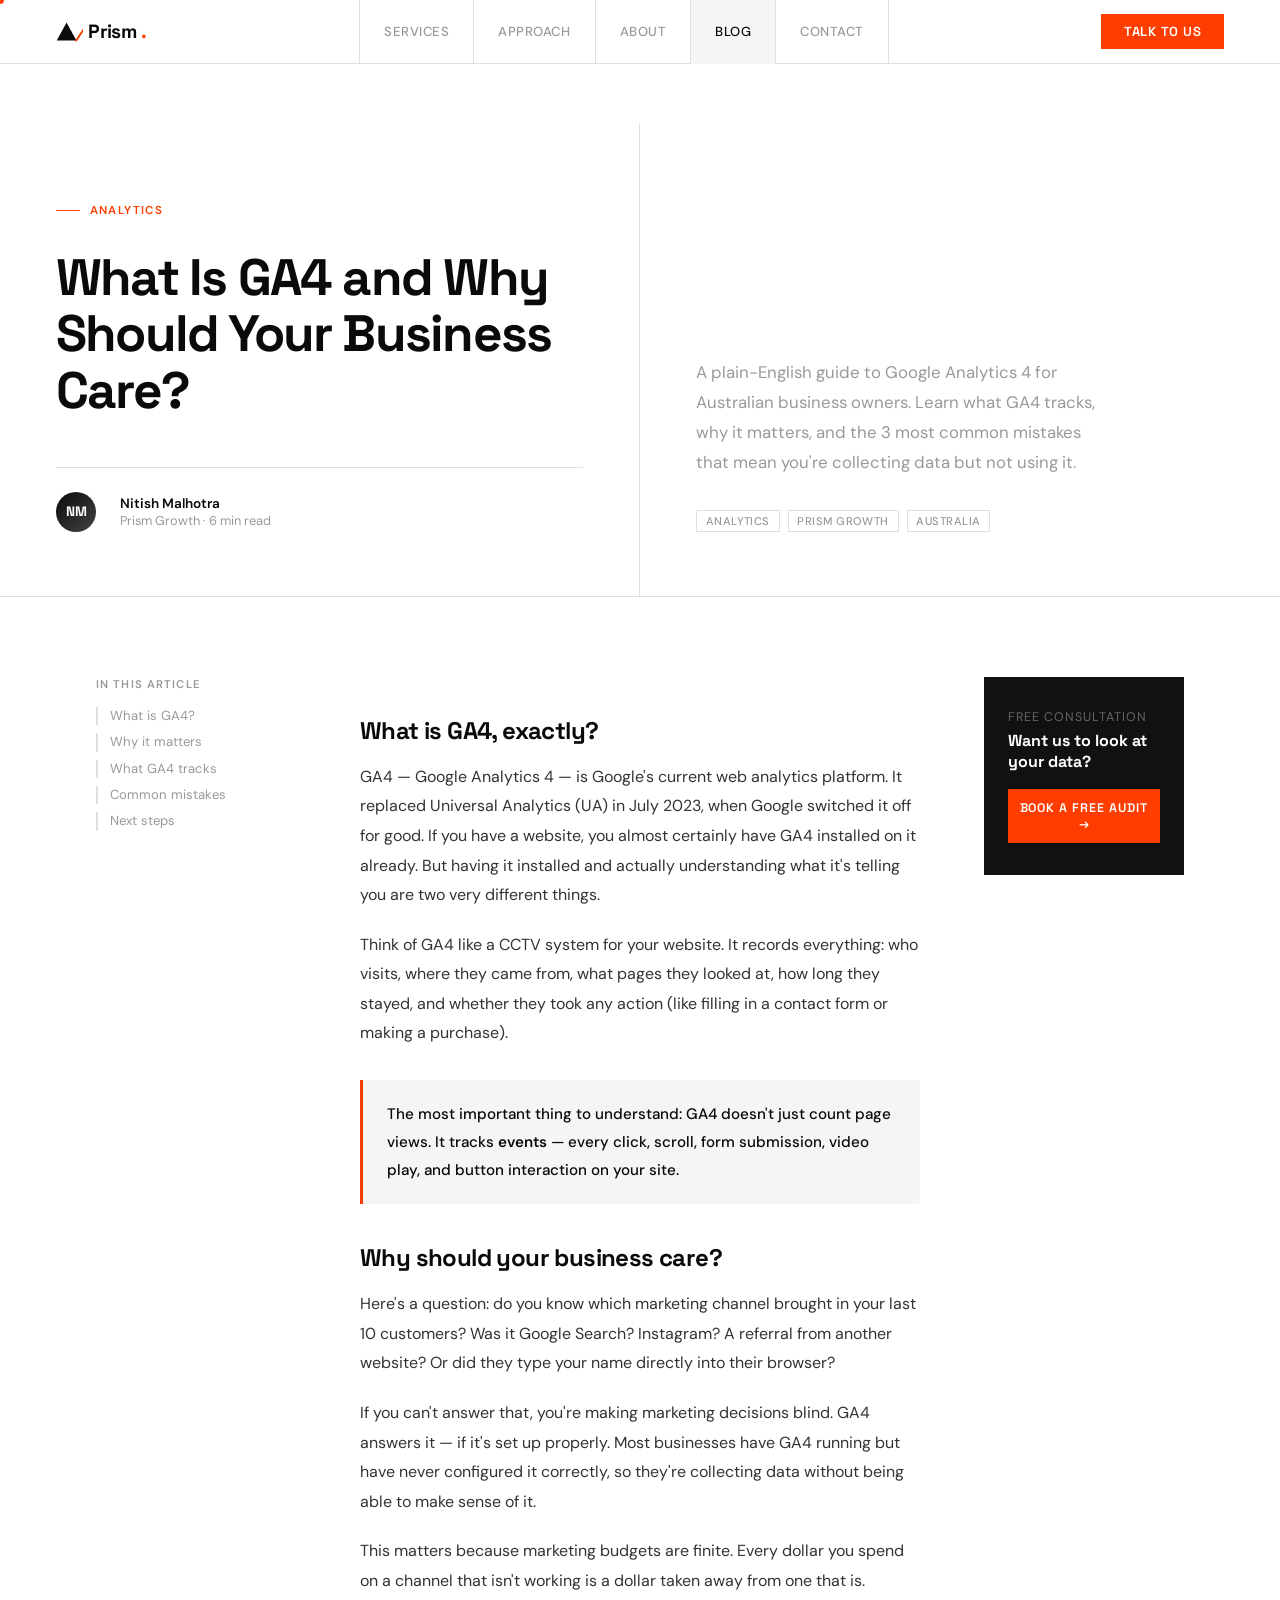
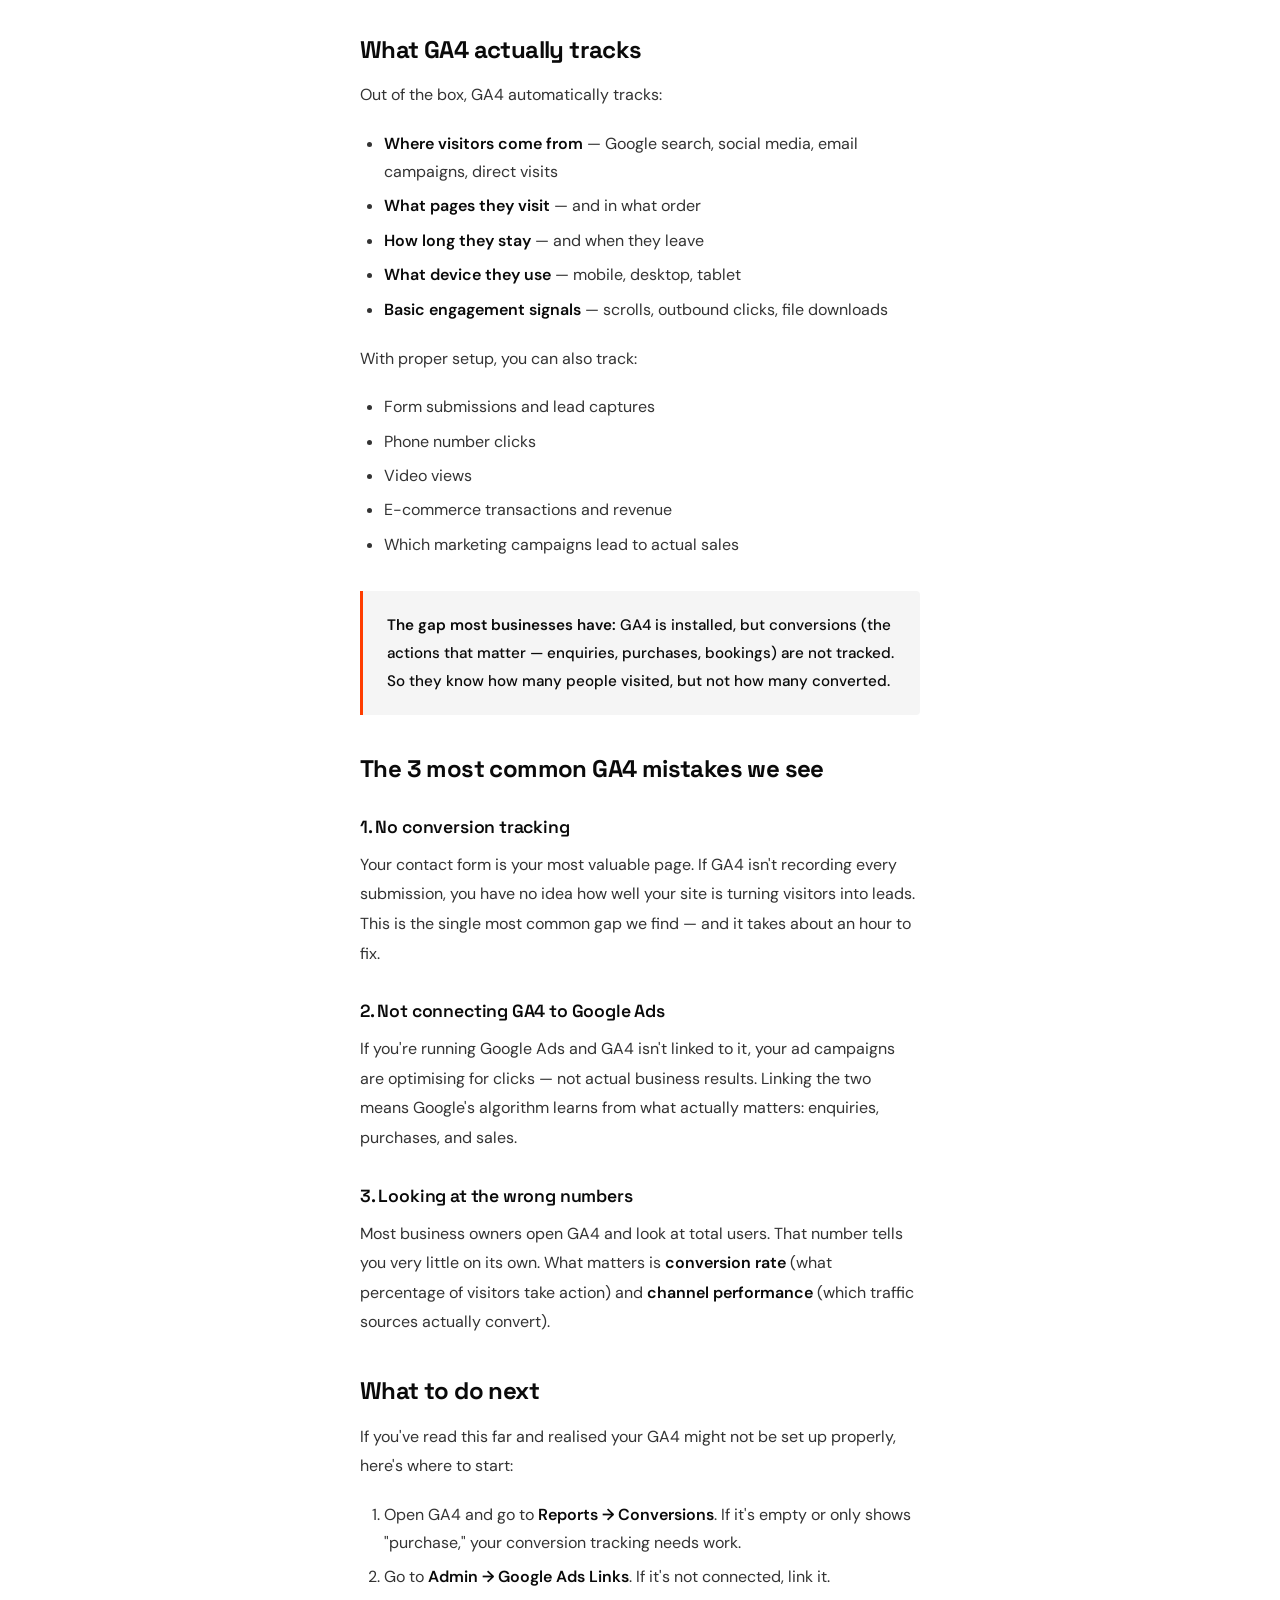
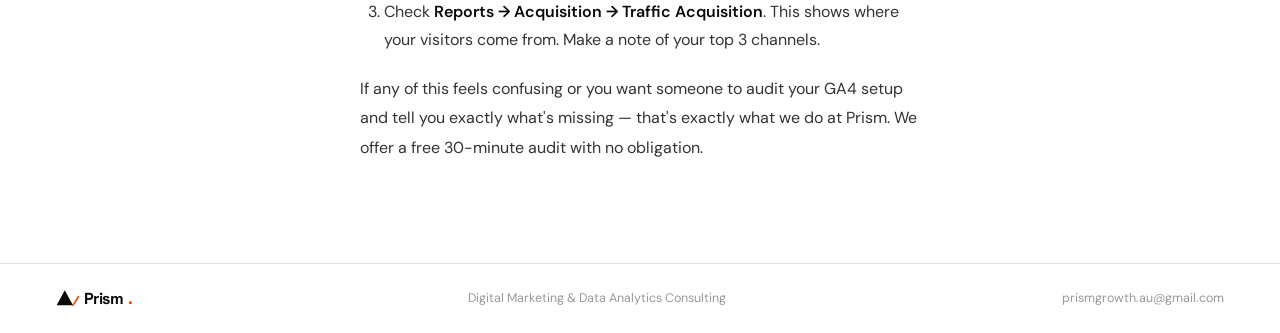
<file: blog-ga4-guide.html>
<!DOCTYPE html>
<html lang="en">
<head>
<!-- Microsoft Clarity -->
<script type="text/javascript">
    (function(c,l,a,r,i,t,y){
        c[a]=c[a]||function(){(c[a].q=c[a].q||[]).push(arguments)};
        t=l.createElement(r);t.async=1;t.src="https://www.clarity.ms/tag/"+i;
        y=l.getElementsByTagName(r)[0];y.parentNode.insertBefore(t,y);
    })(window, document, "clarity", "script", "xdj9id6ljm");
</script>
<meta charset="UTF-8">
<meta name="viewport" content="width=device-width, initial-scale=1.0">
<title>What Is GA4 and Why Should Your Business Care? | Prism Growth</title>
<meta name="description" content="A plain-English guide to Google Analytics 4 for Australian business owners. Learn what GA4 tracks, why it matters, and the 3 most common mistakes that mean you're collecting data but not using it.">
<meta name="author" content="Nitish Malhotra — Prism Growth">
<link rel="canonical" href="https://www.prismgrowth.co.au/blog-ga4-guide.html">
<meta property="og:type" content="article">
<meta property="og:url" content="https://www.prismgrowth.co.au/blog-ga4-guide.html">
<meta property="og:title" content="What Is GA4 and Why Should Your Business Care? | Prism Growth">
<meta property="og:description" content="A plain-English guide to Google Analytics 4 for Australian business owners. Learn what GA4 tracks, why it matters, and the 3 most common mistakes that mean you're collecting data but not using it.">
<meta property="og:site_name" content="Prism Growth">
<meta property="og:locale" content="en_AU">
<script type="application/ld+json">
{
  "@context": "https://schema.org",
  "@type": "Article",
  "headline": "What Is GA4 and Why Should Your Business Care?",
  "description": "A plain-English guide to Google Analytics 4 for Australian business owners. Learn what GA4 tracks, why it matters, and the 3 most common mistakes that mean you're collecting data but not using it.",
  "author": {"@type": "Person", "name": "Nitish Malhotra"},
  "publisher": {"@type": "Organization", "name": "Prism Growth", "url": "https://www.prismgrowth.co.au/"},
  "url": "https://www.prismgrowth.co.au/blog-ga4-guide.html",
  "datePublished": "2025-06-27"
}
</script>
<link href="https://fonts.googleapis.com/css2?family=Space+Grotesk:wght@300;400;500;600;700&family=DM+Sans:ital,opsz,wght@0,9..40,300;0,9..40,400;0,9..40,500;1,9..40,300&display=swap" rel="stylesheet">
<style>
*, *::before, *::after { box-sizing: border-box; margin: 0; padding: 0; }
:root {
  --white: #FFFFFF; --ink: #0A0A0A; --signal: #FF3D00;
  --surface: #F5F5F5; --rule: #E0E0E0; --muted: #999999; --dark-surface: #111111;
}
html { scroll-behavior: smooth; }
body { font-family: "DM Sans", sans-serif; background: var(--white); color: var(--ink); overflow-x: hidden; }
.cursor {
  position: fixed; width: 8px; height: 8px; background: var(--signal); border-radius: 50%;
  pointer-events: none; z-index: 9999; transform: translate(-50%,-50%);
  transition: width 0.2s, height 0.2s; mix-blend-mode: multiply;
}
nav {
  position: fixed; top: 0; left: 0; right: 0; z-index: 100;
  display: flex; align-items: center; justify-content: space-between;
  padding: 0 3.5rem; height: 64px; background: var(--white); border-bottom: 1px solid var(--rule);
}
.nav-logo { font-family: "Space Grotesk", sans-serif; font-weight: 700; font-size: 1.2rem; color: var(--ink); text-decoration: none; letter-spacing: -0.03em; display: flex; align-items: center; gap: 5px; }
.nav-logo em { font-style: normal; color: var(--signal); }
.nav-center { display: flex; list-style: none; }
.nav-center li a {
  display: block; padding: 0 1.5rem; height: 64px; line-height: 64px;
  font-size: 0.82rem; font-weight: 500; letter-spacing: 0.04em; text-transform: uppercase;
  color: var(--muted); text-decoration: none; border-left: 1px solid var(--rule); transition: color 0.15s, background 0.15s;
}
.nav-center li:last-child a { border-right: 1px solid var(--rule); }
.nav-center li a:hover, .nav-center li a.active { color: var(--ink); background: var(--surface); }
.nav-cta {
  font-family: "Space Grotesk", sans-serif; font-size: 0.82rem; font-weight: 600;
  text-transform: uppercase; letter-spacing: 0.06em; background: var(--signal);
  color: var(--white); padding: 0.55rem 1.4rem; text-decoration: none; transition: background 0.15s;
}
.nav-cta:hover { background: #e03500; }

/* ARTICLE HEADER */
.article-header {
  padding-top: 64px; border-bottom: 1px solid var(--rule);
  display: grid; grid-template-columns: 1fr 1fr;
}
.article-header-left {
  padding: 5rem 3.5rem 4rem; border-right: 1px solid var(--rule);
  display: flex; flex-direction: column; justify-content: space-between;
}
.article-cat {
  font-size: 0.72rem; font-weight: 600; text-transform: uppercase;
  letter-spacing: 0.12em; color: var(--signal);
  display: flex; align-items: center; gap: 0.6rem; margin-bottom: 2rem;
}
.article-cat::before { content: ""; width: 24px; height: 1px; background: var(--signal); }
.article-header-left h1 {
  font-family: "Space Grotesk", sans-serif;
  font-size: clamp(2rem, 4vw, 3.2rem); font-weight: 700;
  line-height: 1.1; letter-spacing: -0.035em;
}
.article-byline {
  margin-top: 3rem; display: flex; align-items: center; gap: 1.5rem;
  padding-top: 1.5rem; border-top: 1px solid var(--rule);
  font-size: 0.8rem; color: var(--muted);
}
.byline-avatar {
  width: 40px; height: 40px; border-radius: 50%;
  background: linear-gradient(135deg, var(--ink), #444);
  display: flex; align-items: center; justify-content: center;
  font-family: "Space Grotesk", sans-serif; font-weight: 700;
  font-size: 0.85rem; color: var(--white); flex-shrink: 0;
}
.byline-name { font-weight: 600; color: var(--ink); font-size: 0.85rem; }
.article-header-right {
  padding: 5rem 3.5rem 4rem;
  display: flex; flex-direction: column; justify-content: flex-end;
}
.article-summary {
  font-size: 1.05rem; color: var(--muted); line-height: 1.8; max-width: 420px;
}
.article-chips { display: flex; flex-wrap: wrap; gap: 0.5rem; margin-top: 2rem; }
.chip {
  font-size: 0.7rem; font-weight: 500; letter-spacing: 0.04em;
  color: var(--muted); border: 1px solid var(--rule); padding: 0.2rem 0.55rem; text-transform: uppercase;
}

/* ARTICLE BODY */
.article-body {
  display: grid; grid-template-columns: 200px 1fr 200px;
  max-width: 1200px; margin: 0 auto; padding: 5rem 3.5rem; gap: 4rem;
}
.article-toc {
  position: sticky; top: 90px; align-self: start;
}
.toc-label { font-size: 0.7rem; text-transform: uppercase; letter-spacing: 0.1em; color: var(--muted); margin-bottom: 1rem; font-weight: 600; }
.toc-list { list-style: none; display: flex; flex-direction: column; gap: 0.5rem; }
.toc-list li a {
  font-size: 0.82rem; color: var(--muted); text-decoration: none; line-height: 1.4;
  transition: color 0.15s; display: block; padding-left: 0.75rem; border-left: 2px solid var(--rule);
}
.toc-list li a:hover { color: var(--ink); border-left-color: var(--signal); }
.article-content h2 {
  font-family: "Space Grotesk", sans-serif; font-size: 1.5rem; font-weight: 700;
  letter-spacing: -0.025em; margin: 2.5rem 0 1rem; line-height: 1.2;
}
.article-content h3 {
  font-family: "Space Grotesk", sans-serif; font-size: 1.1rem; font-weight: 600;
  letter-spacing: -0.01em; margin: 2rem 0 0.75rem;
}
.article-content p { font-size: 1rem; line-height: 1.85; color: #333; margin-bottom: 1.25rem; }
.article-content ul, .article-content ol { padding-left: 1.5rem; margin-bottom: 1.25rem; }
.article-content li { font-size: 1rem; line-height: 1.75; color: #333; margin-bottom: 0.4rem; }
.article-content strong { color: var(--ink); font-weight: 600; }
.callout {
  background: var(--surface); border-left: 3px solid var(--signal);
  padding: 1.25rem 1.5rem; margin: 2rem 0; border-radius: 0 4px 4px 0;
}
.callout p { color: var(--ink); font-weight: 500; margin: 0; font-size: 0.95rem; }
.article-sidebar { position: sticky; top: 90px; align-self: start; }
.sidebar-cta {
  background: var(--dark-surface); color: var(--white); padding: 2rem 1.5rem;
}
.sidebar-cta p { font-size: 0.78rem; color: #666; margin-bottom: 0.4rem; text-transform: uppercase; letter-spacing: 0.08em; }
.sidebar-cta h3 { font-family: "Space Grotesk", sans-serif; font-size: 1rem; font-weight: 700; margin-bottom: 1rem; line-height: 1.3; }
.sidebar-cta a {
  display: block; background: var(--signal); color: var(--white); text-align: center;
  padding: 0.7rem; font-family: "Space Grotesk", sans-serif; font-size: 0.78rem;
  font-weight: 600; text-transform: uppercase; letter-spacing: 0.08em; text-decoration: none;
  transition: background 0.15s;
}
.sidebar-cta a:hover { background: #e03500; }

/* BACK LINK */
.back-bar {
  padding: 1.25rem 3.5rem; border-top: 1px solid var(--rule); border-bottom: 1px solid var(--rule);
}
.back-link { font-size: 0.82rem; color: var(--muted); text-decoration: none; display: flex; align-items: center; gap: 0.4rem; transition: color 0.15s; }
.back-link:hover { color: var(--ink); }

/* FOOTER */
footer {
  display: flex; align-items: center; justify-content: space-between;
  padding: 1.5rem 3.5rem; border-top: 1px solid var(--rule); background: var(--white); flex-wrap: wrap; gap: 1rem;
}
.footer-logo { font-family: "Space Grotesk", sans-serif; font-weight: 700; font-size: 1rem; letter-spacing: -0.03em; color: var(--ink); text-decoration: none; display: flex; align-items: center; gap: 5px; }
.footer-logo em { font-style: normal; color: var(--signal); }
footer p { font-size: 0.78rem; color: var(--muted); }

@media (max-width: 900px) {
  nav { padding: 0 1.5rem; } .nav-center { display: none; }
  .article-header { grid-template-columns: 1fr; }
  .article-header-left { padding: 3rem 1.5rem; border-right: none; border-bottom: 1px solid var(--rule); }
  .article-header-right { padding: 2.5rem 1.5rem; }
  .article-body { grid-template-columns: 1fr; padding: 3rem 1.5rem; gap: 2rem; }
  .article-toc, .article-sidebar { position: static; }
  .back-bar { padding: 1rem 1.5rem; } footer { padding: 1.5rem; }
}
@media (prefers-reduced-motion: reduce) { *, *::before, *::after { transition: none !important; } .cursor { display: none; } }
</style>

<!-- Google Tag Manager -->
<script>(function(w,d,s,l,i){w[l]=w[l]||[];w[l].push({'gtm.start':
new Date().getTime(),event:'gtm.js'});var f=d.getElementsByTagName(s)[0],
j=d.createElement(s),dl=l!='dataLayer'?'&l='+l:'';j.async=true;j.src=
'https://www.googletagmanager.com/gtm.js?id='+i+dl;f.parentNode.insertBefore(j,f);
})(window,document,'script','dataLayer','GTM-NT9L97F2');</script>
<!-- End Google Tag Manager -->
</head>
<body>
<!-- Google Tag Manager (noscript) -->
<noscript><iframe src="https://www.googletagmanager.com/ns.html?id=GTM-NT9L97F2"
height="0" width="0" style="display:none;visibility:hidden"></iframe></noscript>
<!-- End Google Tag Manager (noscript) -->
<div class="cursor" id="cursor"></div>
<nav>
  <a href="index.html" class="nav-logo"><svg xmlns="http://www.w3.org/2000/svg" viewBox="0 0 36 28" style="height:1.1em;width:auto;flex-shrink:0;vertical-align:middle" aria-hidden="true"><polygon points="14,2 1,26 27,26" fill="#0A0A0A"/><line x1="27" y1="26" x2="36" y2="12" stroke="#FF3D00" stroke-width="2.5" stroke-linecap="round"/></svg>Prism<em>.</em></a>
  <ul class="nav-center">
    <li><a href="index.html#services">Services</a></li>
    <li><a href="index.html#approach">Approach</a></li>
    <li><a href="about.html">About</a></li>
    <li><a href="blog.html" class="active">Blog</a></li>
    <li><a href="index.html#contact">Contact</a></li>
  </ul>
  <a href="index.html#contact" class="nav-cta">Talk to Us</a>
</nav>

<div class="back-bar">
  <a href="blog.html" class="back-link">← Back to Blog</a>
</div>

<header class="article-header">
  <div class="article-header-left">
    <div class="article-cat">Analytics</div>
    <h1>What Is GA4 and Why Should Your Business Care?</h1>
    <div class="article-byline">
      <div class="byline-avatar">NM</div>
      <div>
        <div class="byline-name">Nitish Malhotra</div>
        <div>Prism Growth · 6 min read</div>
      </div>
    </div>
  </div>
  <div class="article-header-right">
    <p class="article-summary">A plain-English guide to Google Analytics 4 for Australian business owners. Learn what GA4 tracks, why it matters, and the 3 most common mistakes that mean you're collecting data but not using it.</p>
    <div class="article-chips">
      <span class="chip">Analytics</span>
      <span class="chip">Prism Growth</span>
      <span class="chip">Australia</span>
    </div>
  </div>
</header>

<div class="article-body">
  <aside class="article-toc">
    <div class="toc-label">In this article</div>
    <ul class="toc-list"><li><a href="#what-is-ga4">What is GA4?</a></li>
      <li><a href="#why-it-matters">Why it matters</a></li>
      <li><a href="#what-ga4-tracks">What GA4 tracks</a></li>
      <li><a href="#common-mistakes">Common mistakes</a></li>
      <li><a href="#next-steps">Next steps</a></li></ul>
  </aside>
  <article class="article-content">
    <h2 id="what-is-ga4">What is GA4, exactly?</h2>
    <p>GA4 — Google Analytics 4 — is Google's current web analytics platform. It replaced Universal Analytics (UA) in July 2023, when Google switched it off for good. If you have a website, you almost certainly have GA4 installed on it already. But having it installed and actually understanding what it's telling you are two very different things.</p>
    <p>Think of GA4 like a CCTV system for your website. It records everything: who visits, where they came from, what pages they looked at, how long they stayed, and whether they took any action (like filling in a contact form or making a purchase).</p>
    <div class="callout"><p>The most important thing to understand: GA4 doesn't just count page views. It tracks <strong>events</strong> — every click, scroll, form submission, video play, and button interaction on your site.</p></div>

    <h2 id="why-it-matters">Why should your business care?</h2>
    <p>Here's a question: do you know which marketing channel brought in your last 10 customers? Was it Google Search? Instagram? A referral from another website? Or did they type your name directly into their browser?</p>
    <p>If you can't answer that, you're making marketing decisions blind. GA4 answers it — if it's set up properly. Most businesses have GA4 running but have never configured it correctly, so they're collecting data without being able to make sense of it.</p>
    <p>This matters because marketing budgets are finite. Every dollar you spend on a channel that isn't working is a dollar taken away from one that is.</p>

    <h2 id="what-ga4-tracks">What GA4 actually tracks</h2>
    <p>Out of the box, GA4 automatically tracks:</p>
    <ul>
      <li><strong>Where visitors come from</strong> — Google search, social media, email campaigns, direct visits</li>
      <li><strong>What pages they visit</strong> — and in what order</li>
      <li><strong>How long they stay</strong> — and when they leave</li>
      <li><strong>What device they use</strong> — mobile, desktop, tablet</li>
      <li><strong>Basic engagement signals</strong> — scrolls, outbound clicks, file downloads</li>
    </ul>
    <p>With proper setup, you can also track:</p>
    <ul>
      <li>Form submissions and lead captures</li>
      <li>Phone number clicks</li>
      <li>Video views</li>
      <li>E-commerce transactions and revenue</li>
      <li>Which marketing campaigns lead to actual sales</li>
    </ul>
    <div class="callout"><p><strong>The gap most businesses have:</strong> GA4 is installed, but conversions (the actions that matter — enquiries, purchases, bookings) are not tracked. So they know how many people visited, but not how many converted.</p></div>

    <h2 id="common-mistakes">The 3 most common GA4 mistakes we see</h2>
    <h3>1. No conversion tracking</h3>
    <p>Your contact form is your most valuable page. If GA4 isn't recording every submission, you have no idea how well your site is turning visitors into leads. This is the single most common gap we find — and it takes about an hour to fix.</p>
    <h3>2. Not connecting GA4 to Google Ads</h3>
    <p>If you're running Google Ads and GA4 isn't linked to it, your ad campaigns are optimising for clicks — not actual business results. Linking the two means Google's algorithm learns from what actually matters: enquiries, purchases, and sales.</p>
    <h3>3. Looking at the wrong numbers</h3>
    <p>Most business owners open GA4 and look at total users. That number tells you very little on its own. What matters is <strong>conversion rate</strong> (what percentage of visitors take action) and <strong>channel performance</strong> (which traffic sources actually convert).</p>

    <h2 id="next-steps">What to do next</h2>
    <p>If you've read this far and realised your GA4 might not be set up properly, here's where to start:</p>
    <ol>
      <li>Open GA4 and go to <strong>Reports → Conversions</strong>. If it's empty or only shows "purchase," your conversion tracking needs work.</li>
      <li>Go to <strong>Admin → Google Ads Links</strong>. If it's not connected, link it.</li>
      <li>Check <strong>Reports → Acquisition → Traffic Acquisition</strong>. This shows where your visitors come from. Make a note of your top 3 channels.</li>
    </ol>
    <p>If any of this feels confusing or you want someone to audit your GA4 setup and tell you exactly what's missing — that's exactly what we do at Prism. We offer a free 30-minute audit with no obligation.</p>
  </article>
  <aside class="article-sidebar">
    <div class="sidebar-cta">
      <p>Free consultation</p>
      <h3>Want us to look at your data?</h3>
      <a href="index.html#contact">Book a Free Audit →</a>
    </div>
  </aside>
</div>

<footer>
  <a href="index.html" class="footer-logo"><svg xmlns="http://www.w3.org/2000/svg" viewBox="0 0 36 28" style="height:1.1em;width:auto;flex-shrink:0;vertical-align:middle" aria-hidden="true"><polygon points="14,2 1,26 27,26" fill="#0A0A0A"/><line x1="27" y1="26" x2="36" y2="12" stroke="#FF3D00" stroke-width="2.5" stroke-linecap="round"/></svg>Prism<em>.</em></a>
  <p>Digital Marketing & Data Analytics Consulting</p>
  <p>prismgrowth.au@gmail.com</p>
</footer>
<script>
const cursor = document.getElementById("cursor");
document.addEventListener("mousemove", e => { cursor.style.left = e.clientX + "px"; cursor.style.top = e.clientY + "px"; });
document.querySelectorAll("a, button").forEach(el => {
  el.addEventListener("mouseenter", () => { cursor.style.width = "20px"; cursor.style.height = "20px"; cursor.style.opacity = "0.5"; });
  el.addEventListener("mouseleave", () => { cursor.style.width = "8px"; cursor.style.height = "8px"; cursor.style.opacity = "1"; });
});
</script>
</body>
</html>
</file>
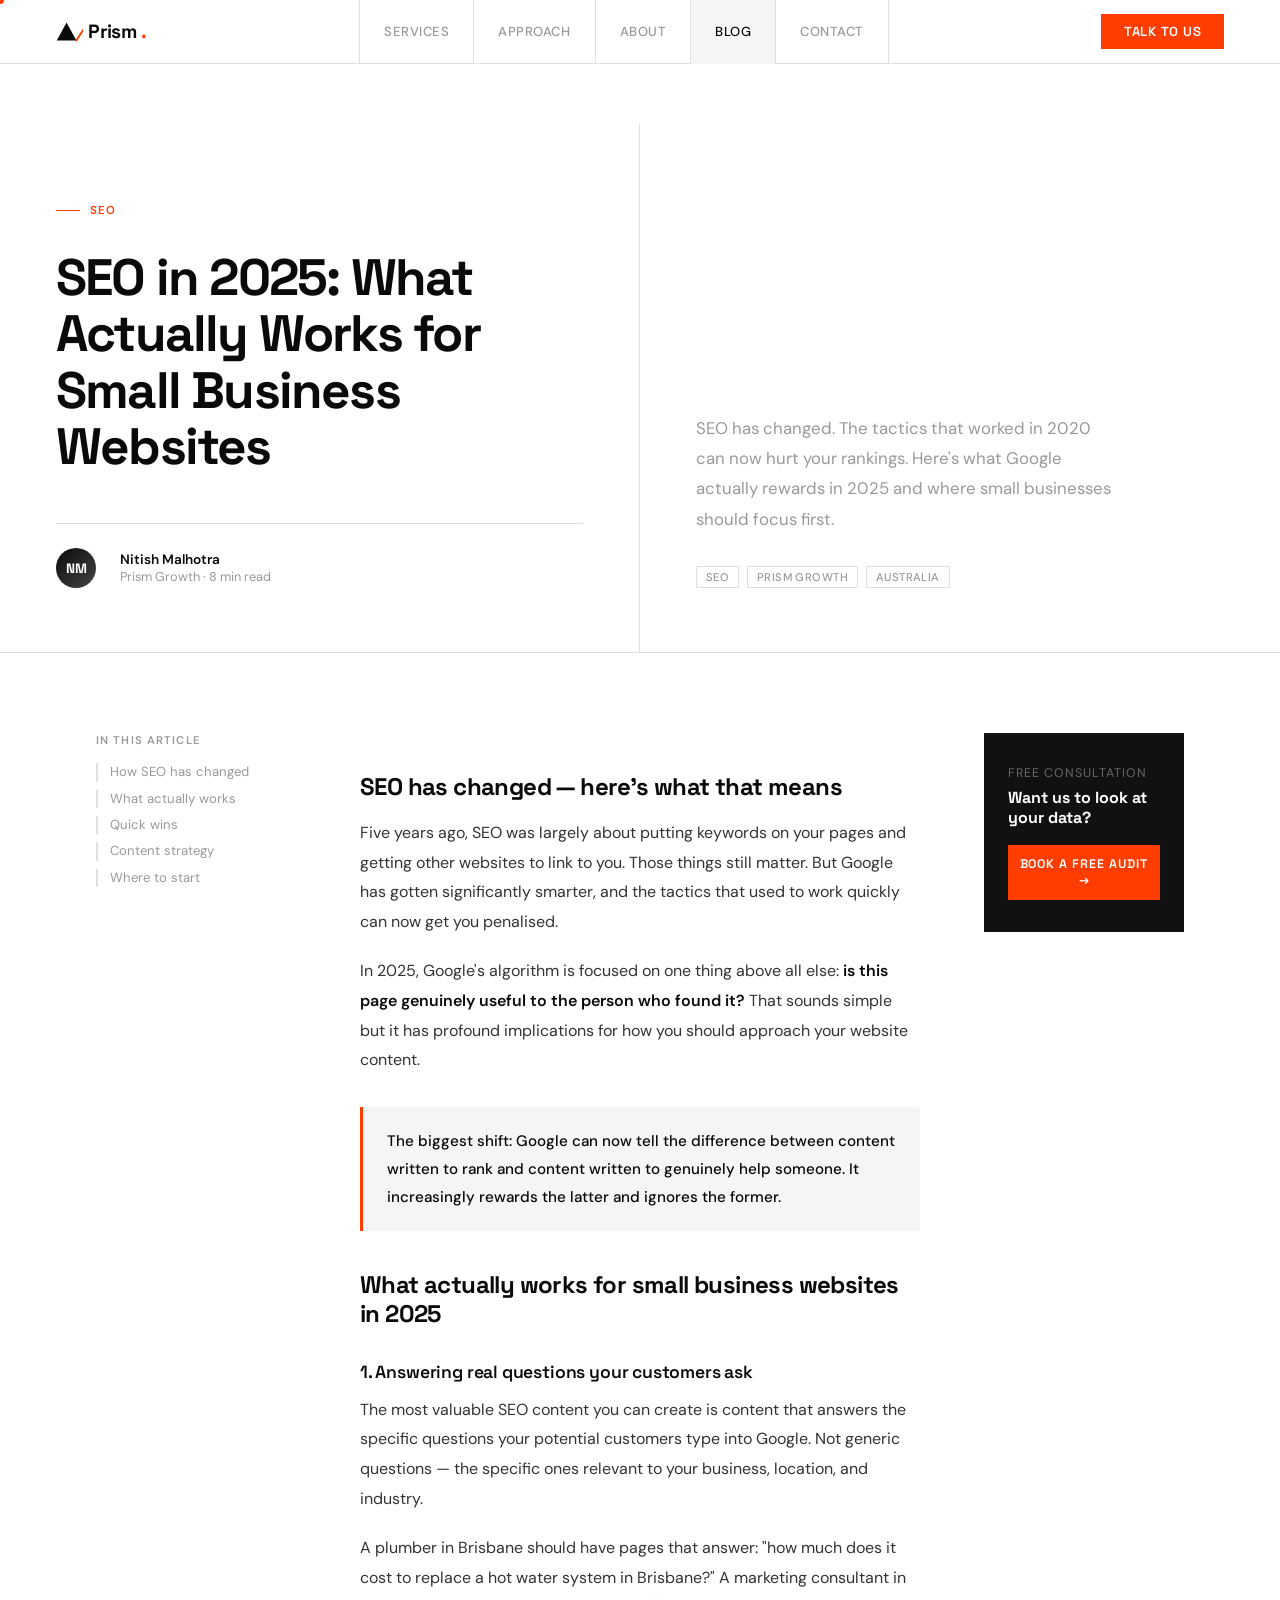
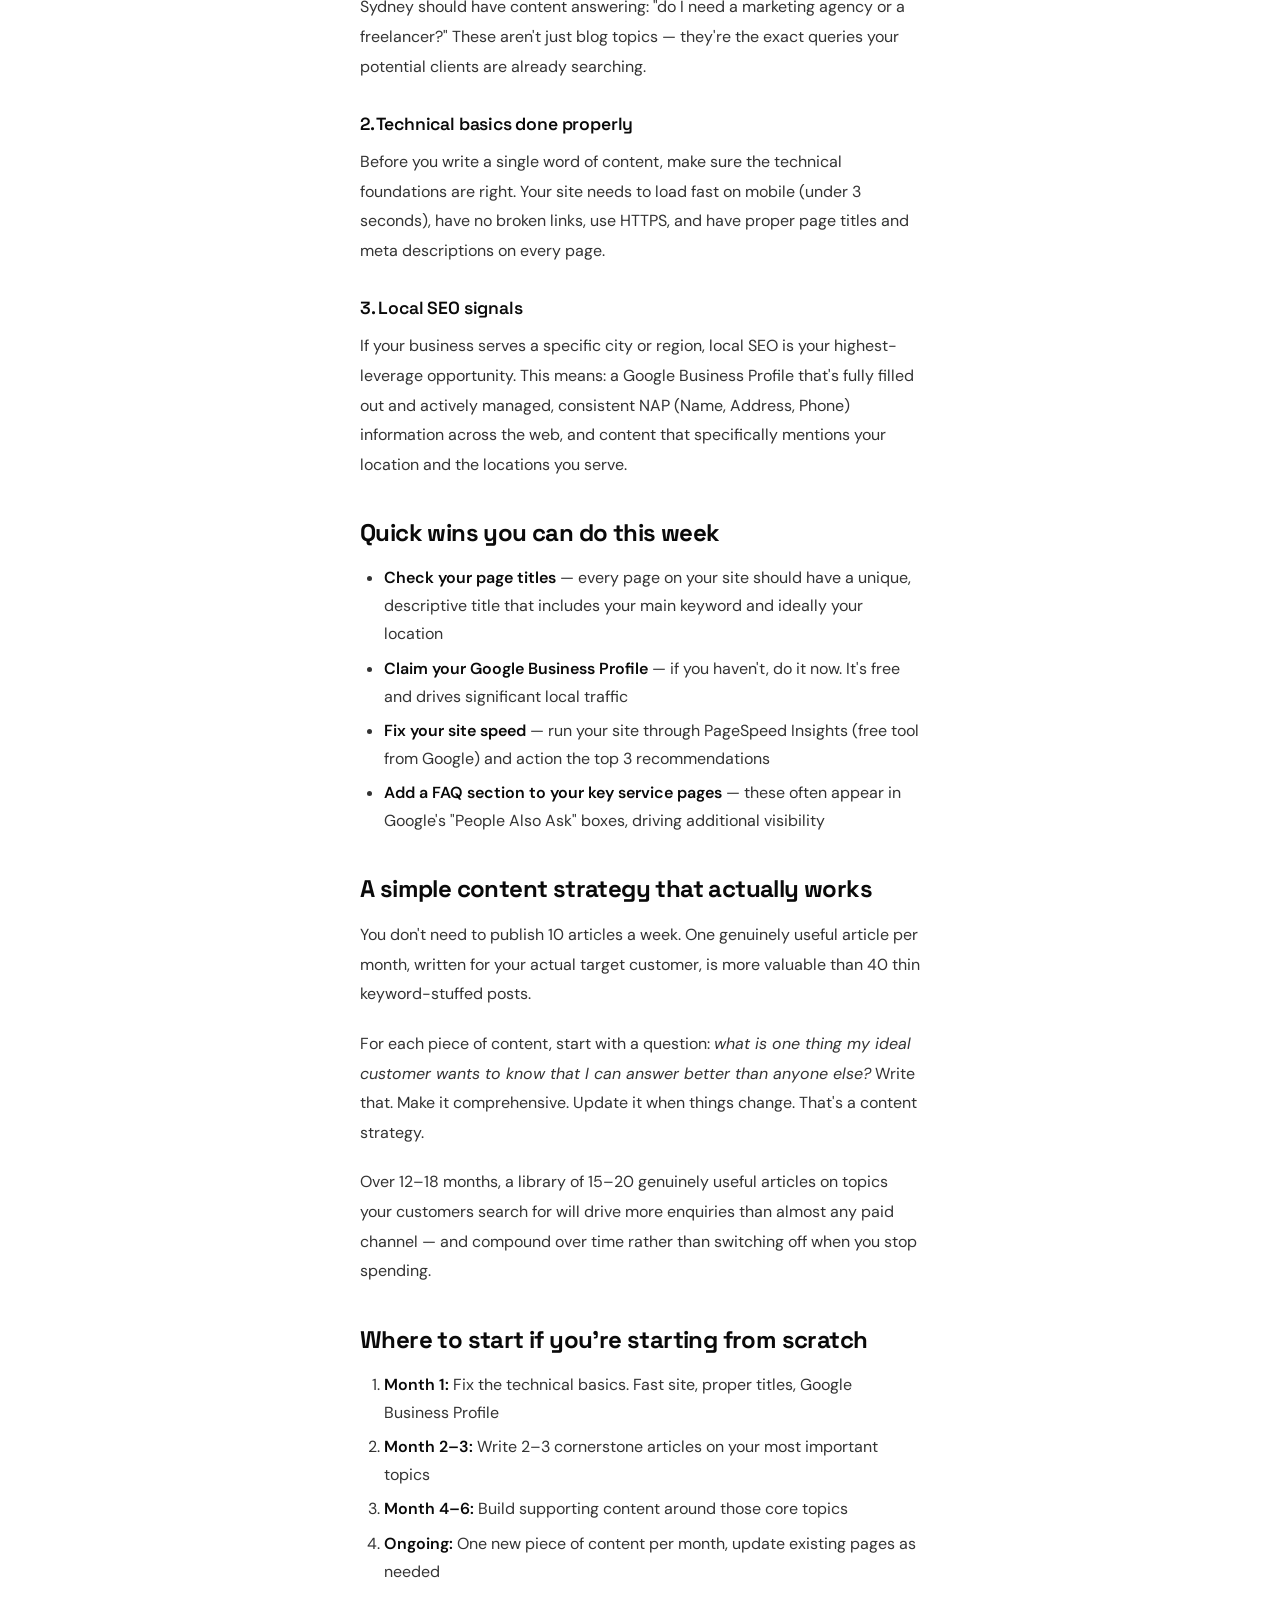
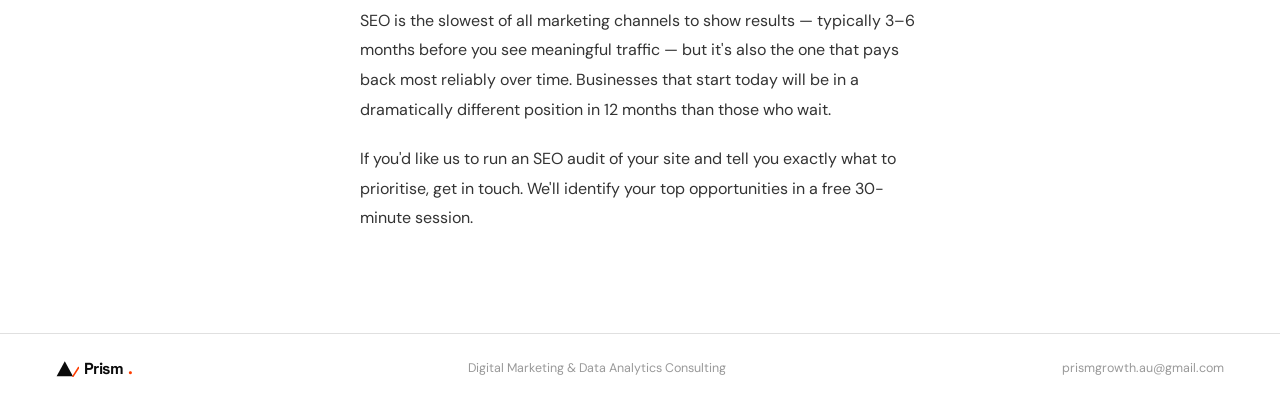
<file: blog-seo-basics.html>
<!DOCTYPE html>
<html lang="en">
<head>
<!-- Microsoft Clarity -->
<script type="text/javascript">
    (function(c,l,a,r,i,t,y){
        c[a]=c[a]||function(){(c[a].q=c[a].q||[]).push(arguments)};
        t=l.createElement(r);t.async=1;t.src="https://www.clarity.ms/tag/"+i;
        y=l.getElementsByTagName(r)[0];y.parentNode.insertBefore(t,y);
    })(window, document, "clarity", "script", "xdj9id6ljm");
</script>
<meta charset="UTF-8">
<meta name="viewport" content="width=device-width, initial-scale=1.0">
<title>SEO in 2025: What Actually Works for Small Business Websites | Prism Growth</title>
<meta name="description" content="SEO has changed. The tactics that worked in 2020 can now hurt your rankings. Here's what Google actually rewards in 2025 and where small businesses should focus first.">
<meta name="author" content="Nitish Malhotra — Prism Growth">
<link rel="canonical" href="https://www.prismgrowth.co.au/blog-seo-basics.html">
<meta property="og:type" content="article">
<meta property="og:url" content="https://www.prismgrowth.co.au/blog-seo-basics.html">
<meta property="og:title" content="SEO in 2025: What Actually Works for Small Business | Prism Growth">
<meta property="og:description" content="SEO has changed. The tactics that worked in 2020 can now hurt your rankings. Here's what Google actually rewards in 2025 and where small businesses should focus first.">
<meta property="og:site_name" content="Prism Growth">
<meta property="og:locale" content="en_AU">
<script type="application/ld+json">
{
  "@context": "https://schema.org",
  "@type": "Article",
  "headline": "SEO in 2025: What Actually Works for Small Business Websites",
  "description": "SEO has changed. The tactics that worked in 2020 can now hurt your rankings. Here's what Google actually rewards in 2025 and where small businesses should focus first.",
  "author": {"@type": "Person", "name": "Nitish Malhotra"},
  "publisher": {"@type": "Organization", "name": "Prism Growth", "url": "https://www.prismgrowth.co.au/"},
  "url": "https://www.prismgrowth.co.au/blog-seo-basics.html",
  "datePublished": "2025-06-27"
}
</script>
<link href="https://fonts.googleapis.com/css2?family=Space+Grotesk:wght@300;400;500;600;700&family=DM+Sans:ital,opsz,wght@0,9..40,300;0,9..40,400;0,9..40,500;1,9..40,300&display=swap" rel="stylesheet">
<style>
*, *::before, *::after { box-sizing: border-box; margin: 0; padding: 0; }
:root {
  --white: #FFFFFF; --ink: #0A0A0A; --signal: #FF3D00;
  --surface: #F5F5F5; --rule: #E0E0E0; --muted: #999999; --dark-surface: #111111;
}
html { scroll-behavior: smooth; }
body { font-family: "DM Sans", sans-serif; background: var(--white); color: var(--ink); overflow-x: hidden; }
.cursor {
  position: fixed; width: 8px; height: 8px; background: var(--signal); border-radius: 50%;
  pointer-events: none; z-index: 9999; transform: translate(-50%,-50%);
  transition: width 0.2s, height 0.2s; mix-blend-mode: multiply;
}
nav {
  position: fixed; top: 0; left: 0; right: 0; z-index: 100;
  display: flex; align-items: center; justify-content: space-between;
  padding: 0 3.5rem; height: 64px; background: var(--white); border-bottom: 1px solid var(--rule);
}
.nav-logo { font-family: "Space Grotesk", sans-serif; font-weight: 700; font-size: 1.2rem; color: var(--ink); text-decoration: none; letter-spacing: -0.03em; display: flex; align-items: center; gap: 5px; }
.nav-logo em { font-style: normal; color: var(--signal); }
.nav-center { display: flex; list-style: none; }
.nav-center li a {
  display: block; padding: 0 1.5rem; height: 64px; line-height: 64px;
  font-size: 0.82rem; font-weight: 500; letter-spacing: 0.04em; text-transform: uppercase;
  color: var(--muted); text-decoration: none; border-left: 1px solid var(--rule); transition: color 0.15s, background 0.15s;
}
.nav-center li:last-child a { border-right: 1px solid var(--rule); }
.nav-center li a:hover, .nav-center li a.active { color: var(--ink); background: var(--surface); }
.nav-cta {
  font-family: "Space Grotesk", sans-serif; font-size: 0.82rem; font-weight: 600;
  text-transform: uppercase; letter-spacing: 0.06em; background: var(--signal);
  color: var(--white); padding: 0.55rem 1.4rem; text-decoration: none; transition: background 0.15s;
}
.nav-cta:hover { background: #e03500; }

/* ARTICLE HEADER */
.article-header {
  padding-top: 64px; border-bottom: 1px solid var(--rule);
  display: grid; grid-template-columns: 1fr 1fr;
}
.article-header-left {
  padding: 5rem 3.5rem 4rem; border-right: 1px solid var(--rule);
  display: flex; flex-direction: column; justify-content: space-between;
}
.article-cat {
  font-size: 0.72rem; font-weight: 600; text-transform: uppercase;
  letter-spacing: 0.12em; color: var(--signal);
  display: flex; align-items: center; gap: 0.6rem; margin-bottom: 2rem;
}
.article-cat::before { content: ""; width: 24px; height: 1px; background: var(--signal); }
.article-header-left h1 {
  font-family: "Space Grotesk", sans-serif;
  font-size: clamp(2rem, 4vw, 3.2rem); font-weight: 700;
  line-height: 1.1; letter-spacing: -0.035em;
}
.article-byline {
  margin-top: 3rem; display: flex; align-items: center; gap: 1.5rem;
  padding-top: 1.5rem; border-top: 1px solid var(--rule);
  font-size: 0.8rem; color: var(--muted);
}
.byline-avatar {
  width: 40px; height: 40px; border-radius: 50%;
  background: linear-gradient(135deg, var(--ink), #444);
  display: flex; align-items: center; justify-content: center;
  font-family: "Space Grotesk", sans-serif; font-weight: 700;
  font-size: 0.85rem; color: var(--white); flex-shrink: 0;
}
.byline-name { font-weight: 600; color: var(--ink); font-size: 0.85rem; }
.article-header-right {
  padding: 5rem 3.5rem 4rem;
  display: flex; flex-direction: column; justify-content: flex-end;
}
.article-summary {
  font-size: 1.05rem; color: var(--muted); line-height: 1.8; max-width: 420px;
}
.article-chips { display: flex; flex-wrap: wrap; gap: 0.5rem; margin-top: 2rem; }
.chip {
  font-size: 0.7rem; font-weight: 500; letter-spacing: 0.04em;
  color: var(--muted); border: 1px solid var(--rule); padding: 0.2rem 0.55rem; text-transform: uppercase;
}

/* ARTICLE BODY */
.article-body {
  display: grid; grid-template-columns: 200px 1fr 200px;
  max-width: 1200px; margin: 0 auto; padding: 5rem 3.5rem; gap: 4rem;
}
.article-toc {
  position: sticky; top: 90px; align-self: start;
}
.toc-label { font-size: 0.7rem; text-transform: uppercase; letter-spacing: 0.1em; color: var(--muted); margin-bottom: 1rem; font-weight: 600; }
.toc-list { list-style: none; display: flex; flex-direction: column; gap: 0.5rem; }
.toc-list li a {
  font-size: 0.82rem; color: var(--muted); text-decoration: none; line-height: 1.4;
  transition: color 0.15s; display: block; padding-left: 0.75rem; border-left: 2px solid var(--rule);
}
.toc-list li a:hover { color: var(--ink); border-left-color: var(--signal); }
.article-content h2 {
  font-family: "Space Grotesk", sans-serif; font-size: 1.5rem; font-weight: 700;
  letter-spacing: -0.025em; margin: 2.5rem 0 1rem; line-height: 1.2;
}
.article-content h3 {
  font-family: "Space Grotesk", sans-serif; font-size: 1.1rem; font-weight: 600;
  letter-spacing: -0.01em; margin: 2rem 0 0.75rem;
}
.article-content p { font-size: 1rem; line-height: 1.85; color: #333; margin-bottom: 1.25rem; }
.article-content ul, .article-content ol { padding-left: 1.5rem; margin-bottom: 1.25rem; }
.article-content li { font-size: 1rem; line-height: 1.75; color: #333; margin-bottom: 0.4rem; }
.article-content strong { color: var(--ink); font-weight: 600; }
.callout {
  background: var(--surface); border-left: 3px solid var(--signal);
  padding: 1.25rem 1.5rem; margin: 2rem 0; border-radius: 0 4px 4px 0;
}
.callout p { color: var(--ink); font-weight: 500; margin: 0; font-size: 0.95rem; }
.article-sidebar { position: sticky; top: 90px; align-self: start; }
.sidebar-cta {
  background: var(--dark-surface); color: var(--white); padding: 2rem 1.5rem;
}
.sidebar-cta p { font-size: 0.78rem; color: #666; margin-bottom: 0.4rem; text-transform: uppercase; letter-spacing: 0.08em; }
.sidebar-cta h3 { font-family: "Space Grotesk", sans-serif; font-size: 1rem; font-weight: 700; margin-bottom: 1rem; line-height: 1.3; }
.sidebar-cta a {
  display: block; background: var(--signal); color: var(--white); text-align: center;
  padding: 0.7rem; font-family: "Space Grotesk", sans-serif; font-size: 0.78rem;
  font-weight: 600; text-transform: uppercase; letter-spacing: 0.08em; text-decoration: none;
  transition: background 0.15s;
}
.sidebar-cta a:hover { background: #e03500; }

/* BACK LINK */
.back-bar {
  padding: 1.25rem 3.5rem; border-top: 1px solid var(--rule); border-bottom: 1px solid var(--rule);
}
.back-link { font-size: 0.82rem; color: var(--muted); text-decoration: none; display: flex; align-items: center; gap: 0.4rem; transition: color 0.15s; }
.back-link:hover { color: var(--ink); }

/* FOOTER */
footer {
  display: flex; align-items: center; justify-content: space-between;
  padding: 1.5rem 3.5rem; border-top: 1px solid var(--rule); background: var(--white); flex-wrap: wrap; gap: 1rem;
}
.footer-logo { font-family: "Space Grotesk", sans-serif; font-weight: 700; font-size: 1rem; letter-spacing: -0.03em; color: var(--ink); text-decoration: none; display: flex; align-items: center; gap: 5px; }
.footer-logo em { font-style: normal; color: var(--signal); }
footer p { font-size: 0.78rem; color: var(--muted); }

@media (max-width: 900px) {
  nav { padding: 0 1.5rem; } .nav-center { display: none; }
  .article-header { grid-template-columns: 1fr; }
  .article-header-left { padding: 3rem 1.5rem; border-right: none; border-bottom: 1px solid var(--rule); }
  .article-header-right { padding: 2.5rem 1.5rem; }
  .article-body { grid-template-columns: 1fr; padding: 3rem 1.5rem; gap: 2rem; }
  .article-toc, .article-sidebar { position: static; }
  .back-bar { padding: 1rem 1.5rem; } footer { padding: 1.5rem; }
}
@media (prefers-reduced-motion: reduce) { *, *::before, *::after { transition: none !important; } .cursor { display: none; } }
</style>

<!-- Google Tag Manager -->
<script>(function(w,d,s,l,i){w[l]=w[l]||[];w[l].push({'gtm.start':
new Date().getTime(),event:'gtm.js'});var f=d.getElementsByTagName(s)[0],
j=d.createElement(s),dl=l!='dataLayer'?'&l='+l:'';j.async=true;j.src=
'https://www.googletagmanager.com/gtm.js?id='+i+dl;f.parentNode.insertBefore(j,f);
})(window,document,'script','dataLayer','GTM-NT9L97F2');</script>
<!-- End Google Tag Manager -->
</head>
<body>
<!-- Google Tag Manager (noscript) -->
<noscript><iframe src="https://www.googletagmanager.com/ns.html?id=GTM-NT9L97F2"
height="0" width="0" style="display:none;visibility:hidden"></iframe></noscript>
<!-- End Google Tag Manager (noscript) -->
<div class="cursor" id="cursor"></div>
<nav>
  <a href="index.html" class="nav-logo"><svg xmlns="http://www.w3.org/2000/svg" viewBox="0 0 36 28" style="height:1.1em;width:auto;flex-shrink:0;vertical-align:middle" aria-hidden="true"><polygon points="14,2 1,26 27,26" fill="#0A0A0A"/><line x1="27" y1="26" x2="36" y2="12" stroke="#FF3D00" stroke-width="2.5" stroke-linecap="round"/></svg>Prism<em>.</em></a>
  <ul class="nav-center">
    <li><a href="index.html#services">Services</a></li>
    <li><a href="index.html#approach">Approach</a></li>
    <li><a href="about.html">About</a></li>
    <li><a href="blog.html" class="active">Blog</a></li>
    <li><a href="index.html#contact">Contact</a></li>
  </ul>
  <a href="index.html#contact" class="nav-cta">Talk to Us</a>
</nav>

<div class="back-bar">
  <a href="blog.html" class="back-link">← Back to Blog</a>
</div>

<header class="article-header">
  <div class="article-header-left">
    <div class="article-cat">SEO</div>
    <h1>SEO in 2025: What Actually Works for Small Business Websites</h1>
    <div class="article-byline">
      <div class="byline-avatar">NM</div>
      <div>
        <div class="byline-name">Nitish Malhotra</div>
        <div>Prism Growth · 8 min read</div>
      </div>
    </div>
  </div>
  <div class="article-header-right">
    <p class="article-summary">SEO has changed. The tactics that worked in 2020 can now hurt your rankings. Here's what Google actually rewards in 2025 and where small businesses should focus first.</p>
    <div class="article-chips">
      <span class="chip">SEO</span>
      <span class="chip">Prism Growth</span>
      <span class="chip">Australia</span>
    </div>
  </div>
</header>

<div class="article-body">
  <aside class="article-toc">
    <div class="toc-label">In this article</div>
    <ul class="toc-list"><li><a href="#seo-changed">How SEO has changed</a></li>
      <li><a href="#what-works">What actually works</a></li>
      <li><a href="#quick-wins">Quick wins</a></li>
      <li><a href="#content-strategy">Content strategy</a></li>
      <li><a href="#where-to-start">Where to start</a></li></ul>
  </aside>
  <article class="article-content">
    <h2 id="seo-changed">SEO has changed — here's what that means</h2>
    <p>Five years ago, SEO was largely about putting keywords on your pages and getting other websites to link to you. Those things still matter. But Google has gotten significantly smarter, and the tactics that used to work quickly can now get you penalised.</p>
    <p>In 2025, Google's algorithm is focused on one thing above all else: <strong>is this page genuinely useful to the person who found it?</strong> That sounds simple but it has profound implications for how you should approach your website content.</p>
    <div class="callout"><p>The biggest shift: Google can now tell the difference between content written to rank and content written to genuinely help someone. It increasingly rewards the latter and ignores the former.</p></div>

    <h2 id="what-works">What actually works for small business websites in 2025</h2>
    <h3>1. Answering real questions your customers ask</h3>
    <p>The most valuable SEO content you can create is content that answers the specific questions your potential customers type into Google. Not generic questions — the specific ones relevant to your business, location, and industry.</p>
    <p>A plumber in Brisbane should have pages that answer: "how much does it cost to replace a hot water system in Brisbane?" A marketing consultant in Sydney should have content answering: "do I need a marketing agency or a freelancer?" These aren't just blog topics — they're the exact queries your potential clients are already searching.</p>
    <h3>2. Technical basics done properly</h3>
    <p>Before you write a single word of content, make sure the technical foundations are right. Your site needs to load fast on mobile (under 3 seconds), have no broken links, use HTTPS, and have proper page titles and meta descriptions on every page.</p>
    <h3>3. Local SEO signals</h3>
    <p>If your business serves a specific city or region, local SEO is your highest-leverage opportunity. This means: a Google Business Profile that's fully filled out and actively managed, consistent NAP (Name, Address, Phone) information across the web, and content that specifically mentions your location and the locations you serve.</p>

    <h2 id="quick-wins">Quick wins you can do this week</h2>
    <ul>
      <li><strong>Check your page titles</strong> — every page on your site should have a unique, descriptive title that includes your main keyword and ideally your location</li>
      <li><strong>Claim your Google Business Profile</strong> — if you haven't, do it now. It's free and drives significant local traffic</li>
      <li><strong>Fix your site speed</strong> — run your site through PageSpeed Insights (free tool from Google) and action the top 3 recommendations</li>
      <li><strong>Add a FAQ section to your key service pages</strong> — these often appear in Google's "People Also Ask" boxes, driving additional visibility</li>
    </ul>

    <h2 id="content-strategy">A simple content strategy that actually works</h2>
    <p>You don't need to publish 10 articles a week. One genuinely useful article per month, written for your actual target customer, is more valuable than 40 thin keyword-stuffed posts.</p>
    <p>For each piece of content, start with a question: <em>what is one thing my ideal customer wants to know that I can answer better than anyone else?</em> Write that. Make it comprehensive. Update it when things change. That's a content strategy.</p>
    <p>Over 12–18 months, a library of 15–20 genuinely useful articles on topics your customers search for will drive more enquiries than almost any paid channel — and compound over time rather than switching off when you stop spending.</p>

    <h2 id="where-to-start">Where to start if you're starting from scratch</h2>
    <ol>
      <li><strong>Month 1:</strong> Fix the technical basics. Fast site, proper titles, Google Business Profile</li>
      <li><strong>Month 2–3:</strong> Write 2–3 cornerstone articles on your most important topics</li>
      <li><strong>Month 4–6:</strong> Build supporting content around those core topics</li>
      <li><strong>Ongoing:</strong> One new piece of content per month, update existing pages as needed</li>
    </ol>
    <p>SEO is the slowest of all marketing channels to show results — typically 3–6 months before you see meaningful traffic — but it's also the one that pays back most reliably over time. Businesses that start today will be in a dramatically different position in 12 months than those who wait.</p>
    <p>If you'd like us to run an SEO audit of your site and tell you exactly what to prioritise, get in touch. We'll identify your top opportunities in a free 30-minute session.</p>
  </article>
  <aside class="article-sidebar">
    <div class="sidebar-cta">
      <p>Free consultation</p>
      <h3>Want us to look at your data?</h3>
      <a href="index.html#contact">Book a Free Audit →</a>
    </div>
  </aside>
</div>

<footer>
  <a href="index.html" class="footer-logo"><svg xmlns="http://www.w3.org/2000/svg" viewBox="0 0 36 28" style="height:1.1em;width:auto;flex-shrink:0;vertical-align:middle" aria-hidden="true"><polygon points="14,2 1,26 27,26" fill="#0A0A0A"/><line x1="27" y1="26" x2="36" y2="12" stroke="#FF3D00" stroke-width="2.5" stroke-linecap="round"/></svg>Prism<em>.</em></a>
  <p>Digital Marketing & Data Analytics Consulting</p>
  <p>prismgrowth.au@gmail.com</p>
</footer>
<script>
const cursor = document.getElementById("cursor");
document.addEventListener("mousemove", e => { cursor.style.left = e.clientX + "px"; cursor.style.top = e.clientY + "px"; });
document.querySelectorAll("a, button").forEach(el => {
  el.addEventListener("mouseenter", () => { cursor.style.width = "20px"; cursor.style.height = "20px"; cursor.style.opacity = "0.5"; });
  el.addEventListener("mouseleave", () => { cursor.style.width = "8px"; cursor.style.height = "8px"; cursor.style.opacity = "1"; });
});
</script>
</body>
</html>
</file>
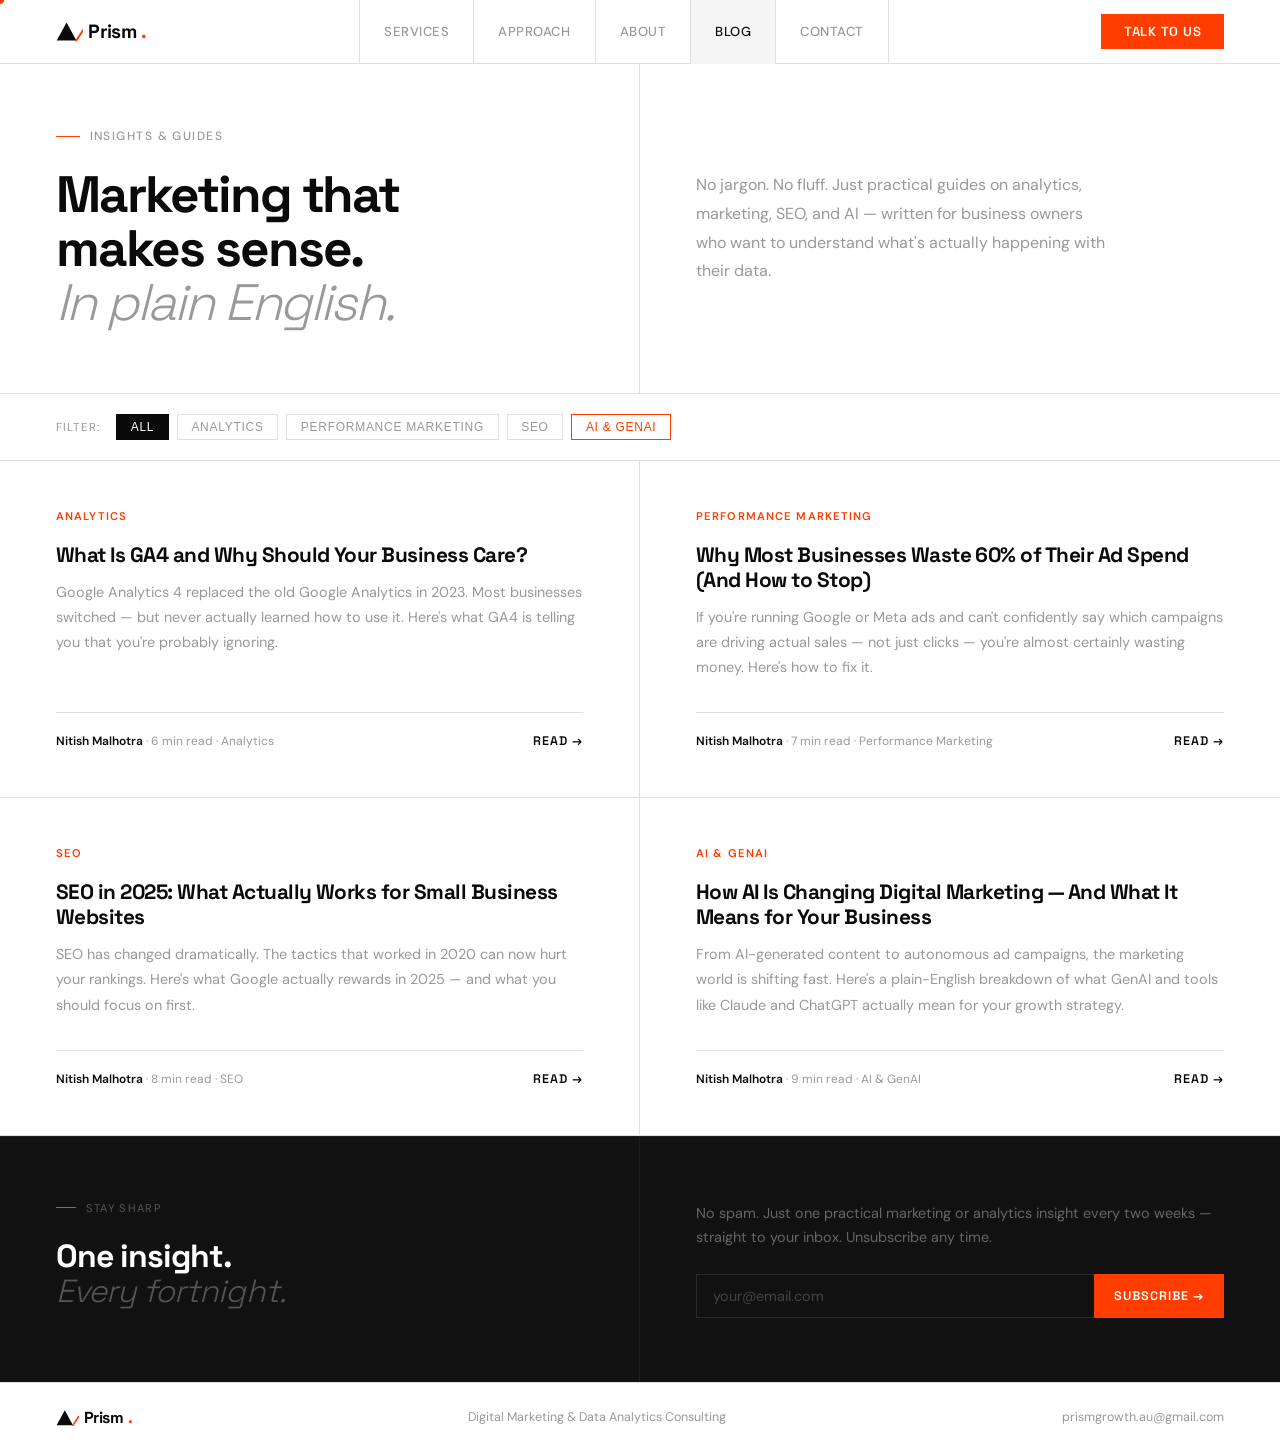
<file: blog.html>
<!DOCTYPE html>
<html lang="en">
<head>
<!-- Microsoft Clarity -->
<script type="text/javascript">
    (function(c,l,a,r,i,t,y){
        c[a]=c[a]||function(){(c[a].q=c[a].q||[]).push(arguments)};
        t=l.createElement(r);t.async=1;t.src="https://www.clarity.ms/tag/"+i;
        y=l.getElementsByTagName(r)[0];y.parentNode.insertBefore(t,y);
    })(window, document, "clarity", "script", "xdj9id6ljm");
</script>
<meta charset="UTF-8">
<meta name="viewport" content="width=device-width, initial-scale=1.0">
<!-- SEO -->
<title>Blog — Digital Marketing & Analytics Insights | Prism Growth</title>
<meta name="description" content="Practical insights on digital marketing, GA4 analytics, SEO, performance marketing, and AI for business owners. Written by Nitish Malhotra, founder of Prism Growth.">
<meta name="keywords" content="digital marketing blog Australia, GA4 guide, analytics for business owners, SEO tips, AI marketing, performance marketing tips, Prism Growth blog">
<meta name="author" content="Nitish Malhotra — Prism Growth">
<link rel="canonical" href="https://www.prismgrowth.co.au/blog.html">
<meta property="og:type" content="website">
<meta property="og:url" content="https://www.prismgrowth.co.au/blog.html">
<meta property="og:title" content="Blog — Digital Marketing & Analytics Insights | Prism Growth">
<meta property="og:description" content="Practical insights on GA4, SEO, performance marketing, and AI — written for business owners, not data scientists.">
<meta property="og:site_name" content="Prism Growth">
<meta property="og:locale" content="en_AU">
<script type="application/ld+json">
{
  "@context": "https://schema.org",
  "@type": "Blog",
  "name": "Prism Growth Blog",
  "description": "Digital marketing and analytics insights for Australian business owners.",
  "url": "https://www.prismgrowth.co.au/blog.html",
  "author": {
    "@type": "Person",
    "name": "Nitish Malhotra"
  }
}
</script>
<link href="https://fonts.googleapis.com/css2?family=Space+Grotesk:wght@300;400;500;600;700&family=DM+Sans:ital,wght@0,300;0,400;0,500;1,300&display=swap" rel="stylesheet">
<style>
*, *::before, *::after { box-sizing: border-box; margin: 0; padding: 0; }
:root {
  --white: #FFFFFF; --ink: #0A0A0A; --signal: #FF3D00;
  --surface: #F5F5F5; --rule: #E0E0E0; --muted: #999999; --dark-surface: #111111;
}
html { scroll-behavior: smooth; }
body { font-family: "DM Sans", sans-serif; background: var(--white); color: var(--ink); overflow-x: hidden; }
.cursor {
  position: fixed; width: 8px; height: 8px; background: var(--signal); border-radius: 50%;
  pointer-events: none; z-index: 9999; transform: translate(-50%,-50%);
  transition: width 0.2s, height 0.2s, opacity 0.2s; mix-blend-mode: multiply;
}
nav {
  position: fixed; top: 0; left: 0; right: 0; z-index: 100;
  display: flex; align-items: center; justify-content: space-between;
  padding: 0 3.5rem; height: 64px; background: var(--white); border-bottom: 1px solid var(--rule);
}
.nav-logo { font-family: "Space Grotesk", sans-serif; font-weight: 700; font-size: 1.2rem; color: var(--ink); text-decoration: none; letter-spacing: -0.03em; display: flex; align-items: center; gap: 5px; }
.nav-logo em { font-style: normal; color: var(--signal); }
.nav-center { display: flex; list-style: none; }
.nav-center li a {
  display: block; padding: 0 1.5rem; height: 64px; line-height: 64px;
  font-size: 0.82rem; font-weight: 500; letter-spacing: 0.04em; text-transform: uppercase;
  color: var(--muted); text-decoration: none; border-left: 1px solid var(--rule);
  transition: color 0.15s, background 0.15s;
}
.nav-center li:last-child a { border-right: 1px solid var(--rule); }
.nav-center li a:hover, .nav-center li a.active { color: var(--ink); background: var(--surface); }
.nav-cta {
  font-family: "Space Grotesk", sans-serif; font-size: 0.82rem; font-weight: 600;
  text-transform: uppercase; letter-spacing: 0.06em; background: var(--signal);
  color: var(--white); padding: 0.55rem 1.4rem; text-decoration: none; transition: background 0.15s;
}
.nav-cta:hover { background: #e03500; }

/* HERO */
#blog-hero {
  padding-top: 64px; border-bottom: 1px solid var(--rule);
  display: grid; grid-template-columns: 1fr 1fr; min-height: 36vh;
}
.blog-hero-left {
  padding: 4rem 3.5rem; border-right: 1px solid var(--rule);
  display: flex; flex-direction: column; justify-content: center;
}
.blog-tag {
  font-size: 0.75rem; font-weight: 500; text-transform: uppercase; letter-spacing: 0.12em;
  color: var(--muted); display: flex; align-items: center; gap: 0.6rem; margin-bottom: 1.5rem;
}
.blog-tag::before { content: ""; display: block; width: 24px; height: 1px; background: var(--signal); }
.blog-hero-left h1 {
  font-family: "Space Grotesk", sans-serif; font-size: clamp(2.2rem, 4vw, 3.5rem);
  font-weight: 700; line-height: 1.05; letter-spacing: -0.04em;
}
.blog-hero-left h1 em { font-style: italic; font-weight: 300; color: var(--muted); }
.blog-hero-right {
  padding: 4rem 3.5rem; display: flex; align-items: center;
}
.blog-hero-right p { font-size: 1rem; color: var(--muted); line-height: 1.8; max-width: 420px; }

/* FILTERS */
.blog-filters {
  padding: 1.25rem 3.5rem; border-bottom: 1px solid var(--rule);
  display: flex; gap: 0.5rem; align-items: center; flex-wrap: wrap;
}
.filter-label { font-size: 0.72rem; text-transform: uppercase; letter-spacing: 0.1em; color: var(--muted); margin-right: 0.5rem; }
.filter-btn {
  font-size: 0.75rem; font-weight: 500; text-transform: uppercase; letter-spacing: 0.06em;
  padding: 0.3rem 0.85rem; border: 1px solid var(--rule); color: var(--muted);
  background: transparent; cursor: pointer; transition: all 0.15s;
}
.filter-btn:hover, .filter-btn.active { background: var(--ink); color: var(--white); border-color: var(--ink); }
.filter-btn.signal { border-color: var(--signal); color: var(--signal); }
.filter-btn.signal:hover, .filter-btn.signal.active { background: var(--signal); color: var(--white); }

/* ARTICLE GRID */
.articles-grid {
  display: grid; grid-template-columns: repeat(2, 1fr);
}
.article-card {
  padding: 3rem 3.5rem; border-right: 1px solid var(--rule); border-bottom: 1px solid var(--rule);
  display: flex; flex-direction: column; justify-content: space-between;
  transition: background 0.2s; position: relative; overflow: hidden; text-decoration: none; color: var(--ink);
}
.article-card:nth-child(2n) { border-right: none; }
.article-card:hover { background: var(--surface); }
.article-card::after {
  content: ""; position: absolute; bottom: 0; left: 0; height: 2px; width: 0;
  background: var(--signal); transition: width 0.3s ease;
}
.article-card:hover::after { width: 100%; }
.article-cat {
  font-size: 0.7rem; font-weight: 600; text-transform: uppercase; letter-spacing: 0.1em;
  color: var(--signal); margin-bottom: 1.25rem;
}
.article-card h2 {
  font-family: "Space Grotesk", sans-serif; font-size: 1.3rem; font-weight: 700;
  letter-spacing: -0.025em; line-height: 1.2; margin-bottom: 0.75rem;
}
.article-card p { font-size: 0.9rem; color: var(--muted); line-height: 1.75; flex-grow: 1; }
.article-meta {
  display: flex; align-items: center; justify-content: space-between;
  margin-top: 2rem; padding-top: 1.25rem; border-top: 1px solid var(--rule);
}
.article-info { font-size: 0.75rem; color: var(--muted); }
.article-info strong { color: var(--ink); font-weight: 600; }
.read-more {
  font-family: "Space Grotesk", sans-serif; font-size: 0.78rem; font-weight: 600;
  text-transform: uppercase; letter-spacing: 0.08em; color: var(--ink);
  display: flex; align-items: center; gap: 0.4rem;
  transition: gap 0.2s;
}
.article-card:hover .read-more { gap: 0.75rem; color: var(--signal); }

/* NEWSLETTER */
#newsletter {
  display: grid; grid-template-columns: 1fr 1fr;
  background: var(--dark-surface); border-top: 1px solid #1e1e1e;
}
.nl-left { padding: 4rem 3.5rem; border-right: 1px solid #1e1e1e; }
.nl-left-tag { font-size: 0.7rem; text-transform: uppercase; letter-spacing: 0.12em; color: #555; display: flex; align-items: center; gap: 0.6rem; margin-bottom: 1.5rem; }
.nl-left-tag::before { content: ""; width: 20px; height: 1px; background: var(--signal); }
.nl-left h2 { font-family: "Space Grotesk", sans-serif; font-size: clamp(1.6rem, 2.5vw, 2.4rem); font-weight: 700; color: #fff; letter-spacing: -0.03em; line-height: 1.1; }
.nl-left h2 em { font-style: italic; font-weight: 300; color: #555; }
.nl-right { padding: 4rem 3.5rem; display: flex; flex-direction: column; justify-content: center; }
.nl-right p { font-size: 0.9rem; color: #666; line-height: 1.7; margin-bottom: 1.5rem; }
.nl-form { display: flex; gap: 0; }
.nl-input {
  flex: 1; background: transparent; border: 1px solid #2a2a2a; border-right: none;
  padding: 0.75rem 1rem; color: #fff; font-family: "DM Sans", sans-serif; font-size: 0.9rem; outline: none;
  transition: border-color 0.2s;
}
.nl-input:focus { border-color: #555; }
.nl-input::placeholder { color: #444; }
.nl-btn {
  background: var(--signal); color: #fff; border: none; cursor: pointer;
  font-family: "Space Grotesk", sans-serif; font-size: 0.78rem; font-weight: 600;
  text-transform: uppercase; letter-spacing: 0.08em; padding: 0.75rem 1.25rem;
  transition: background 0.15s; white-space: nowrap;
}
.nl-btn:hover { background: #e03500; }

/* FOOTER */
footer {
  display: flex; align-items: center; justify-content: space-between;
  padding: 1.5rem 3.5rem; border-top: 1px solid var(--rule); background: var(--white); flex-wrap: wrap; gap: 1rem;
}
.footer-logo { font-family: "Space Grotesk", sans-serif; font-weight: 700; font-size: 1rem; letter-spacing: -0.03em; color: var(--ink); text-decoration: none; display: flex; align-items: center; gap: 5px; }
.footer-logo em { font-style: normal; color: var(--signal); }
footer p { font-size: 0.78rem; color: var(--muted); }

@media (max-width: 900px) {
  nav { padding: 0 1.5rem; }
  .nav-center { display: none; }
  #blog-hero { grid-template-columns: 1fr; }
  .blog-hero-left { padding: 3rem 1.5rem; border-right: none; border-bottom: 1px solid var(--rule); }
  .blog-hero-right { padding: 2.5rem 1.5rem; }
  .blog-filters { padding: 1rem 1.5rem; }
  .articles-grid { grid-template-columns: 1fr; }
  .article-card { border-right: none; padding: 2.5rem 1.5rem; }
  .article-card:nth-child(2n) { border-right: none; }
  #newsletter { grid-template-columns: 1fr; }
  .nl-left { border-right: none; border-bottom: 1px solid #1e1e1e; padding: 3rem 1.5rem; }
  .nl-right { padding: 3rem 1.5rem; }
  footer { padding: 1.5rem; }
}
@media (prefers-reduced-motion: reduce) { *, *::before, *::after { transition: none !important; } .cursor { display: none; } }
</style>

<!-- Google Tag Manager -->
<script>(function(w,d,s,l,i){w[l]=w[l]||[];w[l].push({'gtm.start':
new Date().getTime(),event:'gtm.js'});var f=d.getElementsByTagName(s)[0],
j=d.createElement(s),dl=l!='dataLayer'?'&l='+l:'';j.async=true;j.src=
'https://www.googletagmanager.com/gtm.js?id='+i+dl;f.parentNode.insertBefore(j,f);
})(window,document,'script','dataLayer','GTM-NT9L97F2');</script>
<!-- End Google Tag Manager -->
</head>
<body>
<!-- Google Tag Manager (noscript) -->
<noscript><iframe src="https://www.googletagmanager.com/ns.html?id=GTM-NT9L97F2"
height="0" width="0" style="display:none;visibility:hidden"></iframe></noscript>
<!-- End Google Tag Manager (noscript) -->
<div class="cursor" id="cursor"></div>
<nav>
  <a href="index.html" class="nav-logo"><svg xmlns="http://www.w3.org/2000/svg" viewBox="0 0 36 28" style="height:1.1em;width:auto;flex-shrink:0;vertical-align:middle" aria-hidden="true"><polygon points="14,2 1,26 27,26" fill="#0A0A0A"/><line x1="27" y1="26" x2="36" y2="12" stroke="#FF3D00" stroke-width="2.5" stroke-linecap="round"/></svg>Prism<em>.</em></a>
  <ul class="nav-center">
    <li><a href="index.html#services">Services</a></li>
    <li><a href="index.html#approach">Approach</a></li>
    <li><a href="about.html">About</a></li>
    <li><a href="blog.html" class="active">Blog</a></li>
    <li><a href="index.html#contact">Contact</a></li>
  </ul>
  <a href="index.html#contact" class="nav-cta">Talk to Us</a>
</nav>

<section id="blog-hero">
  <div class="blog-hero-left">
    <div class="blog-tag">Insights & Guides</div>
    <h1>Marketing that<br>makes sense.<br><em>In plain English.</em></h1>
  </div>
  <div class="blog-hero-right">
    <p>No jargon. No fluff. Just practical guides on analytics, marketing, SEO, and AI — written for business owners who want to understand what's actually happening with their data.</p>
  </div>
</section>

<div class="blog-filters">
  <span class="filter-label">Filter:</span>
  <button class="filter-btn active">All</button>
  <button class="filter-btn">Analytics</button>
  <button class="filter-btn">Performance Marketing</button>
  <button class="filter-btn">SEO</button>
  <button class="filter-btn signal">AI & GenAI</button>
</div>

<div class="articles-grid">

  <a href="blog-ga4-guide.html" class="article-card">
    <div>
      <div class="article-cat">Analytics</div>
      <h2>What Is GA4 and Why Should Your Business Care?</h2>
      <p>Google Analytics 4 replaced the old Google Analytics in 2023. Most businesses switched — but never actually learned how to use it. Here's what GA4 is telling you that you're probably ignoring.</p>
    </div>
    <div class="article-meta">
      <div class="article-info"><strong>Nitish Malhotra</strong> · 6 min read · Analytics</div>
      <span class="read-more">Read →</span>
    </div>
  </a>

  <a href="blog-ad-spend.html" class="article-card">
    <div>
      <div class="article-cat">Performance Marketing</div>
      <h2>Why Most Businesses Waste 60% of Their Ad Spend (And How to Stop)</h2>
      <p>If you're running Google or Meta ads and can't confidently say which campaigns are driving actual sales — not just clicks — you're almost certainly wasting money. Here's how to fix it.</p>
    </div>
    <div class="article-meta">
      <div class="article-info"><strong>Nitish Malhotra</strong> · 7 min read · Performance Marketing</div>
      <span class="read-more">Read →</span>
    </div>
  </a>

  <a href="blog-seo-basics.html" class="article-card">
    <div>
      <div class="article-cat">SEO</div>
      <h2>SEO in 2025: What Actually Works for Small Business Websites</h2>
      <p>SEO has changed dramatically. The tactics that worked in 2020 can now hurt your rankings. Here's what Google actually rewards in 2025 — and what you should focus on first.</p>
    </div>
    <div class="article-meta">
      <div class="article-info"><strong>Nitish Malhotra</strong> · 8 min read · SEO</div>
      <span class="read-more">Read →</span>
    </div>
  </a>

  <a href="blog-ai-marketing.html" class="article-card">
    <div>
      <div class="article-cat" style="color: var(--signal);">AI & GenAI</div>
      <h2>How AI Is Changing Digital Marketing — And What It Means for Your Business</h2>
      <p>From AI-generated content to autonomous ad campaigns, the marketing world is shifting fast. Here's a plain-English breakdown of what GenAI and tools like Claude and ChatGPT actually mean for your growth strategy.</p>
    </div>
    <div class="article-meta">
      <div class="article-info"><strong>Nitish Malhotra</strong> · 9 min read · AI & GenAI</div>
      <span class="read-more">Read →</span>
    </div>
  </a>

</div>

<section id="newsletter">
  <div class="nl-left">
    <div class="nl-left-tag">Stay sharp</div>
    <h2>One insight.<br><em>Every fortnight.</em></h2>
  </div>
  <div class="nl-right">
    <p>No spam. Just one practical marketing or analytics insight every two weeks — straight to your inbox. Unsubscribe any time.</p>
    <div class="nl-form">
      <input type="email" class="nl-input" placeholder="your@email.com">
      <button class="nl-btn">Subscribe →</button>
    </div>
  </div>
</section>

<footer>
  <a href="index.html" class="footer-logo"><svg xmlns="http://www.w3.org/2000/svg" viewBox="0 0 36 28" style="height:1.1em;width:auto;flex-shrink:0;vertical-align:middle" aria-hidden="true"><polygon points="14,2 1,26 27,26" fill="#0A0A0A"/><line x1="27" y1="26" x2="36" y2="12" stroke="#FF3D00" stroke-width="2.5" stroke-linecap="round"/></svg>Prism<em>.</em></a>
  <p>Digital Marketing & Data Analytics Consulting</p>
  <p>prismgrowth.au@gmail.com</p>
</footer>

<script>
const cursor = document.getElementById("cursor");
document.addEventListener("mousemove", e => { cursor.style.left = e.clientX + "px"; cursor.style.top = e.clientY + "px"; });
document.querySelectorAll("a, button, .article-card").forEach(el => {
  el.addEventListener("mouseenter", () => { cursor.style.width = "20px"; cursor.style.height = "20px"; cursor.style.opacity = "0.5"; });
  el.addEventListener("mouseleave", () => { cursor.style.width = "8px"; cursor.style.height = "8px"; cursor.style.opacity = "1"; });
});
document.querySelectorAll(".filter-btn").forEach(btn => {
  btn.addEventListener("click", () => {
    document.querySelectorAll(".filter-btn").forEach(b => b.classList.remove("active"));
    btn.classList.add("active");
  });
});
const obs = new IntersectionObserver(entries => {
  entries.forEach(e => { if (e.isIntersecting) { e.target.style.opacity = "1"; e.target.style.transform = "none"; } });
}, { threshold: 0.1 });
document.querySelectorAll(".article-card").forEach(el => {
  el.style.opacity = "0"; el.style.transform = "translateY(16px)";
  el.style.transition = "opacity 0.5s ease, transform 0.5s ease"; obs.observe(el);
});
</script>
</body>
</html>
</file>
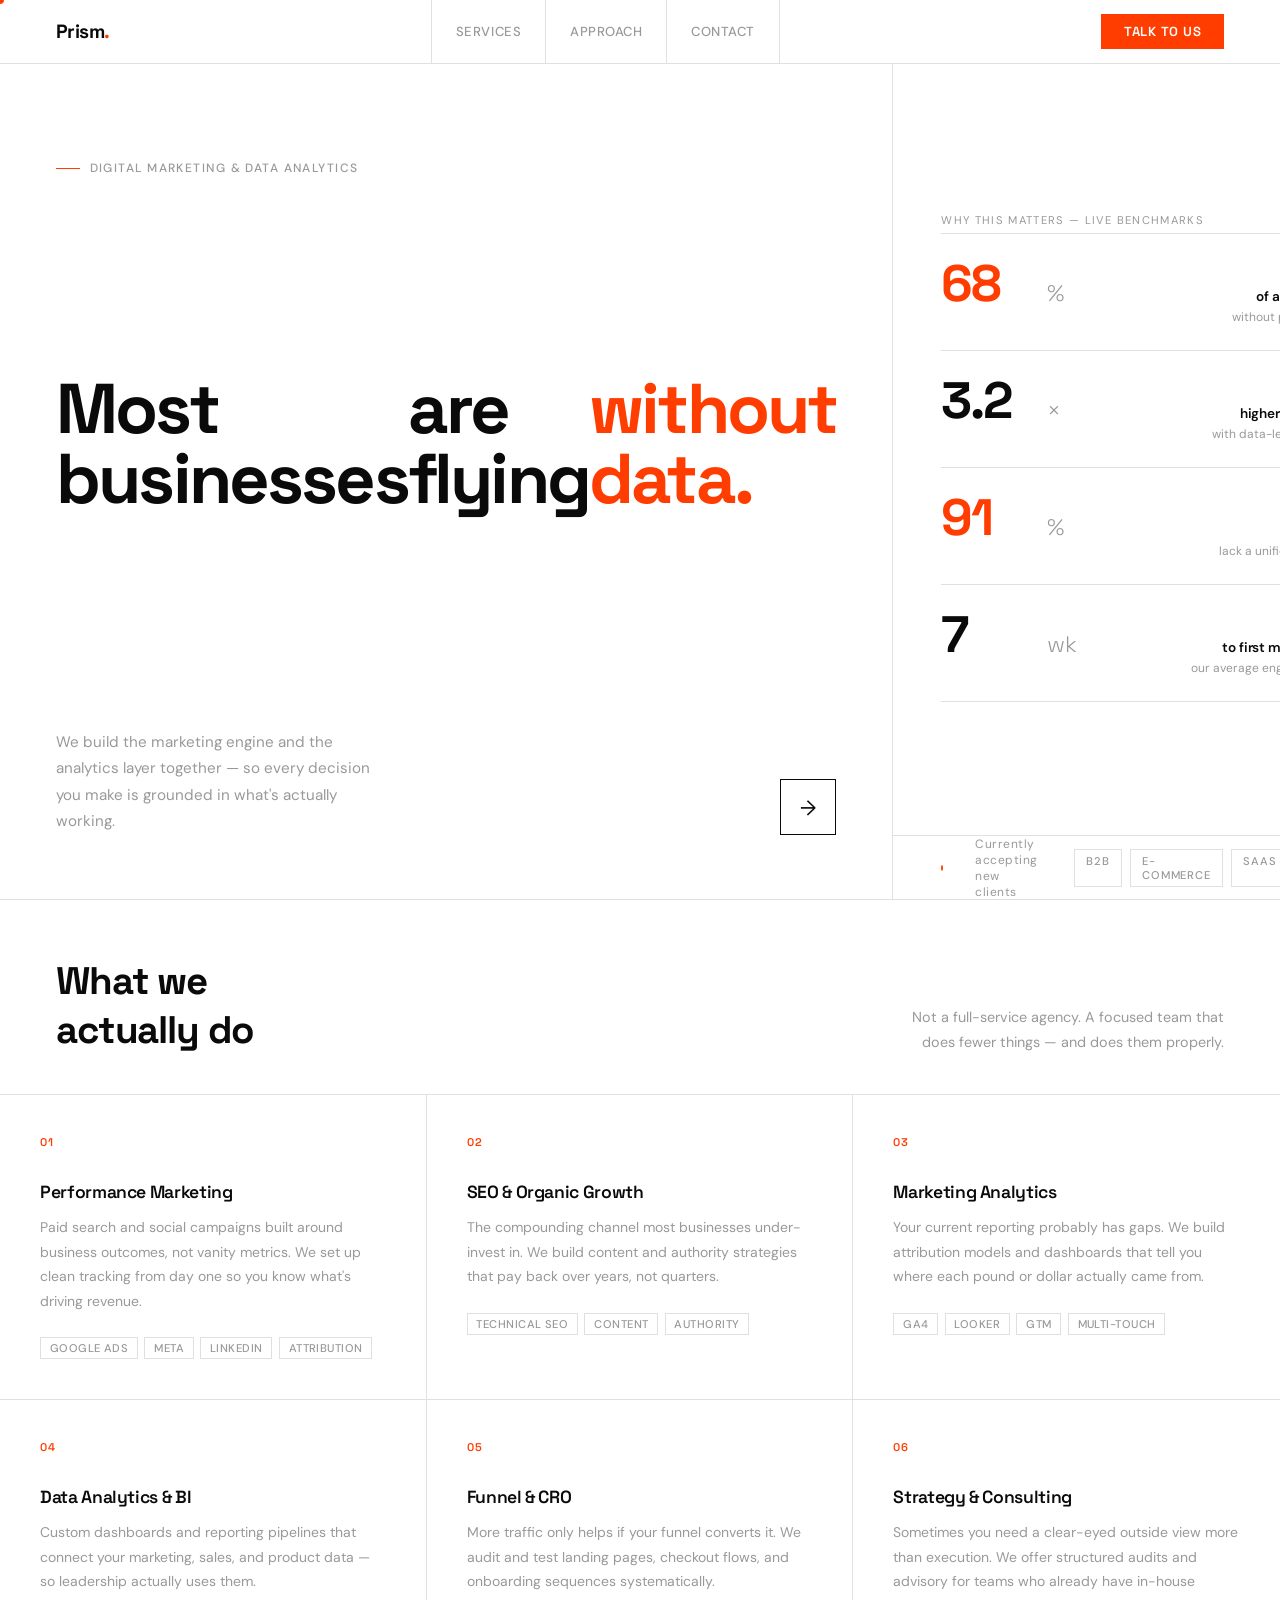
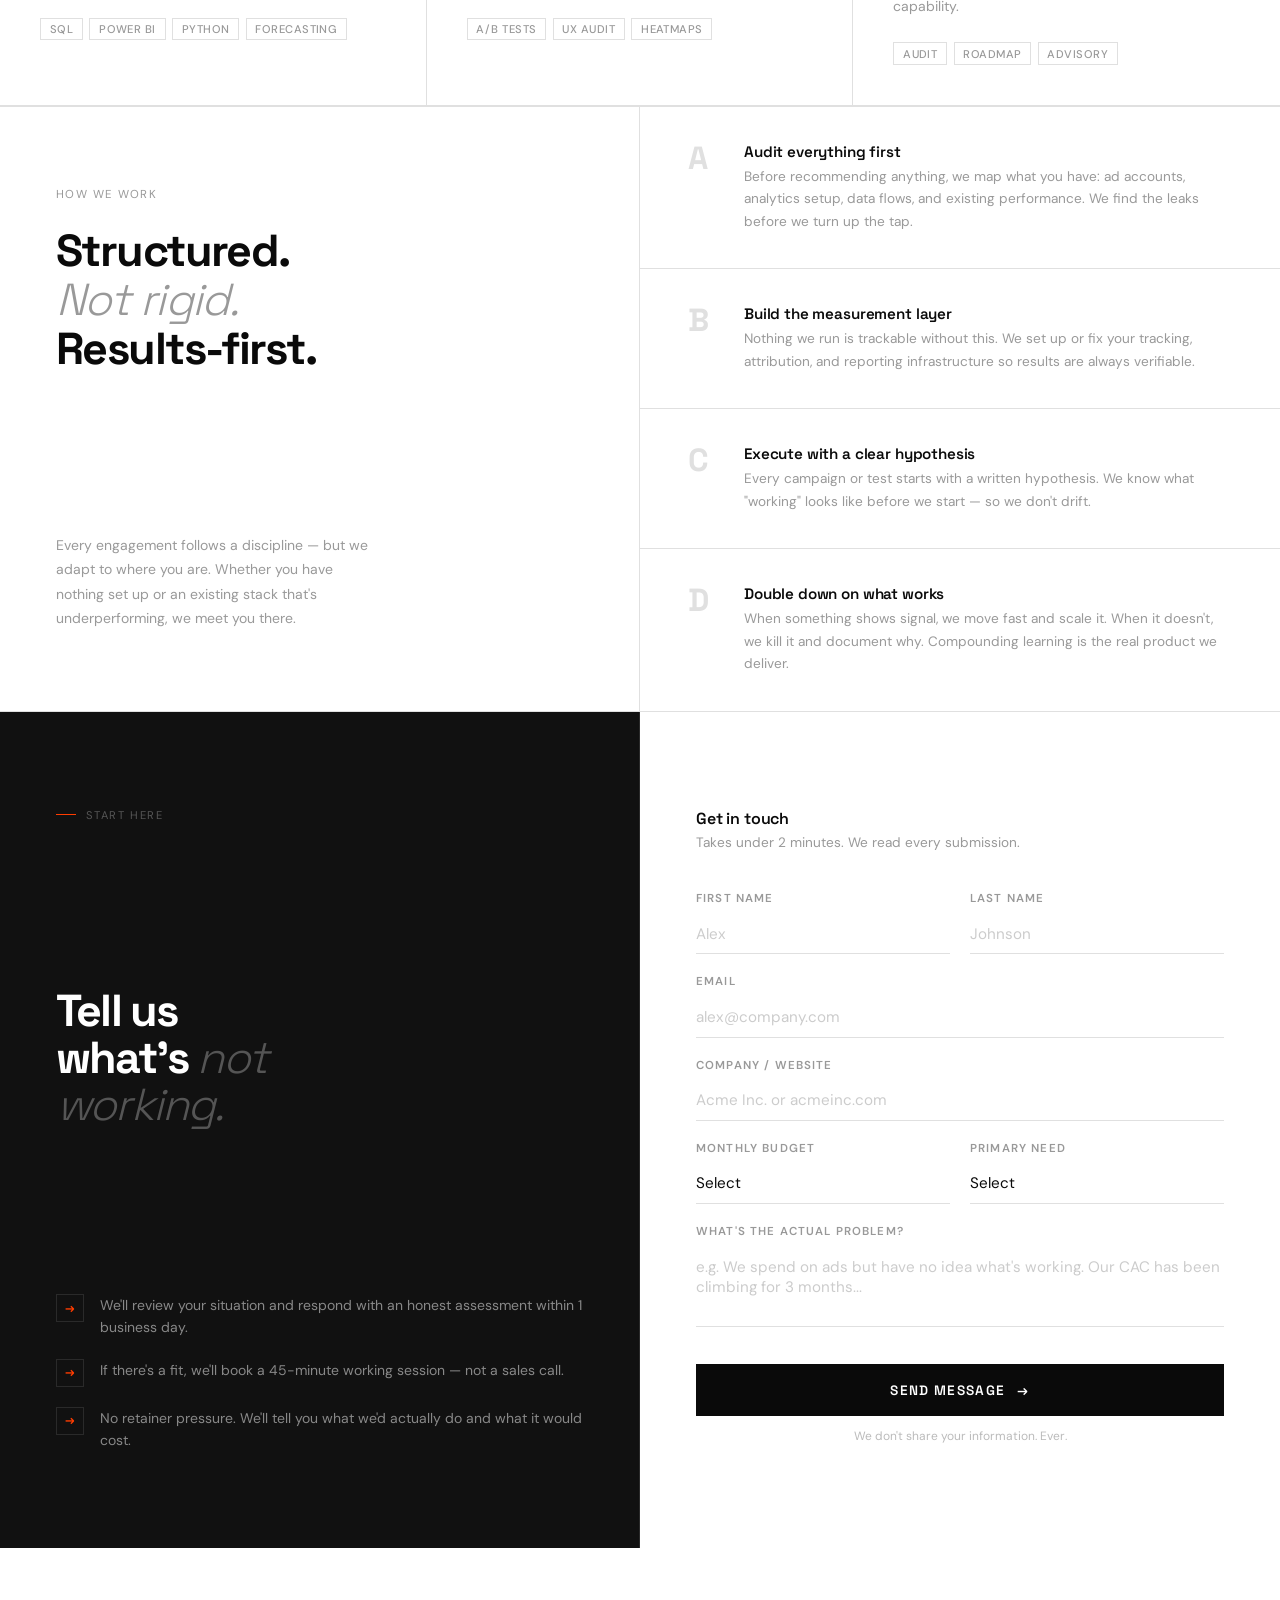
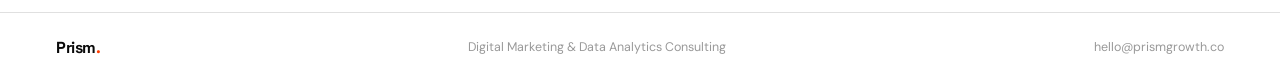
<file: index_1.html>
<!DOCTYPE html>
<html lang="en">
<head>
<meta charset="UTF-8">
<meta name="viewport" content="width=device-width, initial-scale=1.0">
<title>Prism — Digital Marketing & Data Analytics</title>
<!-- Google tag (gtag.js) -->
<script async src="https://www.googletagmanager.com/gtag/js?id=G-6VL72ZRFJ4"></script>
<script>
  window.dataLayer = window.dataLayer || [];
  function gtag(){dataLayer.push(arguments);}
  gtag('js', new Date());
  gtag('config', 'G-6VL72ZRFJ4');
</script>
<link href="https://fonts.googleapis.com/css2?family=Space+Grotesk:wght@300;400;500;600;700&family=DM+Sans:ital,wght@0,300;0,400;0,500;1,300&display=swap" rel="stylesheet">
<style>
*, *::before, *::after { box-sizing: border-box; margin: 0; padding: 0; }

:root {
  --white: #FFFFFF;
  --ink: #0A0A0A;
  --signal: #FF3D00;
  --surface: #F5F5F5;
  --rule: #E0E0E0;
  --muted: #999999;
  --dark-surface: #111111;
}

html { scroll-behavior: smooth; }

body {
  font-family: 'DM Sans', sans-serif;
  background: var(--white);
  color: var(--ink);
  overflow-x: hidden;
}

/* ── CURSOR DOT ── */
.cursor {
  position: fixed; width: 8px; height: 8px;
  background: var(--signal); border-radius: 50%;
  pointer-events: none; z-index: 9999;
  transform: translate(-50%, -50%);
  transition: transform 0.08s, width 0.2s, height 0.2s;
  mix-blend-mode: multiply;
}

/* ── NAV ── */
nav {
  position: fixed; top: 0; left: 0; right: 0; z-index: 100;
  display: flex; align-items: center; justify-content: space-between;
  padding: 0 3.5rem;
  height: 64px;
  background: var(--white);
  border-bottom: 1px solid var(--rule);
}
.nav-logo {
  font-family: 'Space Grotesk', sans-serif;
  font-weight: 700; font-size: 1.2rem;
  color: var(--ink); text-decoration: none;
  letter-spacing: -0.03em;
}
.nav-logo em { font-style: normal; color: var(--signal); }
.nav-center {
  display: flex; gap: 0; list-style: none;
}
.nav-center li a {
  display: block;
  padding: 0 1.5rem; height: 64px; line-height: 64px;
  font-size: 0.82rem; font-weight: 500; letter-spacing: 0.04em;
  text-transform: uppercase; color: var(--muted);
  text-decoration: none;
  border-left: 1px solid var(--rule);
  transition: color 0.15s, background 0.15s;
}
.nav-center li:last-child a { border-right: 1px solid var(--rule); }
.nav-center li a:hover { color: var(--ink); background: var(--surface); }
.nav-cta {
  font-family: 'Space Grotesk', sans-serif;
  font-size: 0.82rem; font-weight: 600;
  text-transform: uppercase; letter-spacing: 0.06em;
  background: var(--signal); color: var(--white);
  padding: 0.55rem 1.4rem; text-decoration: none;
  transition: background 0.15s, transform 0.1s;
}
.nav-cta:hover { background: #e03500; transform: translateY(-1px); }

/* ── HERO ── */
#hero {
  min-height: 100vh;
  display: grid;
  grid-template-columns: 1fr 1fr;
  border-bottom: 1px solid var(--rule);
  padding-top: 64px;
}
.hero-left {
  padding: 6rem 3.5rem 4rem;
  border-right: 1px solid var(--rule);
  display: flex; flex-direction: column; justify-content: space-between;
}
.hero-tag {
  font-size: 0.75rem; font-weight: 500;
  text-transform: uppercase; letter-spacing: 0.12em;
  color: var(--muted);
  display: flex; align-items: center; gap: 0.6rem;
  margin-bottom: 3rem;
}
.hero-tag::before {
  content: ''; display: block;
  width: 24px; height: 1px; background: var(--signal);
}
.hero-headline {
  font-family: 'Space Grotesk', sans-serif;
  font-size: clamp(3rem, 5.5vw, 5rem);
  font-weight: 700; line-height: 1.0;
  letter-spacing: -0.04em;
  flex-grow: 1; display: flex; align-items: center;
}
.hero-headline .block {
  display: block;
}
.hero-headline .block.signal { color: var(--signal); }
.hero-sub-row {
  display: flex; align-items: flex-end; justify-content: space-between;
  gap: 2rem; margin-top: 4rem;
}
.hero-desc {
  font-size: 0.95rem; color: var(--muted);
  line-height: 1.75; max-width: 320px;
  font-weight: 400;
}
.hero-cta-arrow {
  flex-shrink: 0;
  width: 56px; height: 56px;
  border: 1px solid var(--ink);
  display: flex; align-items: center; justify-content: center;
  text-decoration: none; color: var(--ink);
  font-size: 1.3rem;
  transition: background 0.15s, color 0.15s, transform 0.15s;
}
.hero-cta-arrow:hover { background: var(--ink); color: var(--white); transform: rotate(45deg); }

.hero-right {
  display: flex; flex-direction: column;
}
.ticker-panel {
  flex: 1;
  padding: 4rem 3rem 3rem;
  display: flex; flex-direction: column; justify-content: center;
  background: var(--white);
}
.ticker-label {
  font-size: 0.7rem; text-transform: uppercase; letter-spacing: 0.12em;
  color: var(--muted); margin-bottom: 0.4rem;
}
.ticker-row {
  display: flex; align-items: baseline; gap: 0.4rem;
  padding: 1.5rem 0;
  border-bottom: 1px solid var(--rule);
}
.ticker-row:first-of-type { border-top: 1px solid var(--rule); }
.ticker-num {
  font-family: 'Space Grotesk', sans-serif;
  font-size: clamp(2.4rem, 4vw, 3.8rem);
  font-weight: 700; letter-spacing: -0.04em;
  color: var(--ink); line-height: 1;
  min-width: 3ch;
}
.ticker-unit {
  font-family: 'Space Grotesk', sans-serif;
  font-size: 1.4rem; font-weight: 300; color: var(--muted);
}
.ticker-desc {
  margin-left: auto;
  text-align: right;
}
.ticker-desc strong {
  display: block;
  font-size: 0.85rem; font-weight: 600; color: var(--ink);
  letter-spacing: -0.01em;
}
.ticker-desc span { font-size: 0.75rem; color: var(--muted); }
.ticker-signal { color: var(--signal) !important; }

.hero-bottom-strip {
  height: 64px; border-top: 1px solid var(--rule);
  display: flex; align-items: center; padding: 0 3rem;
  gap: 2rem;
}
.strip-dot {
  width: 6px; height: 6px; border-radius: 50%;
  background: var(--signal); animation: blink 2s infinite;
}
@keyframes blink { 0%,100%{opacity:1} 50%{opacity:0.2} }
.strip-text { font-size: 0.75rem; color: var(--muted); letter-spacing: 0.04em; }
.strip-pills { display: flex; gap: 0.5rem; margin-left: auto; }
.strip-pill {
  font-size: 0.7rem; font-weight: 500; text-transform: uppercase;
  letter-spacing: 0.08em; padding: 0.25rem 0.7rem;
  border: 1px solid var(--rule); color: var(--muted);
}

/* ── SERVICES ── */
#services {
  border-bottom: 1px solid var(--rule);
}
.services-header {
  display: flex; align-items: flex-end; justify-content: space-between;
  padding: 3.5rem 3.5rem 2.5rem;
  border-bottom: 1px solid var(--rule);
}
.services-header h2 {
  font-family: 'Space Grotesk', sans-serif;
  font-size: clamp(1.6rem, 3vw, 2.4rem);
  font-weight: 700; letter-spacing: -0.03em;
}
.services-header p {
  max-width: 340px; color: var(--muted);
  font-size: 0.9rem; line-height: 1.7; text-align: right;
}
.services-grid {
  display: grid;
  grid-template-columns: repeat(3, 1fr);
}
.svc {
  padding: 2.5rem;
  border-right: 1px solid var(--rule);
  border-bottom: 1px solid var(--rule);
  transition: background 0.2s;
  cursor: default;
  position: relative; overflow: hidden;
}
.svc:nth-child(3n) { border-right: none; }
.svc:hover { background: var(--surface); }
.svc::after {
  content: ''; position: absolute;
  bottom: 0; left: 0; height: 2px; width: 0;
  background: var(--signal);
  transition: width 0.3s ease;
}
.svc:hover::after { width: 100%; }
.svc-num {
  font-family: 'Space Grotesk', sans-serif;
  font-size: 0.7rem; font-weight: 600;
  color: var(--signal); letter-spacing: 0.1em;
  margin-bottom: 2rem;
}
.svc h3 {
  font-family: 'Space Grotesk', sans-serif;
  font-size: 1.1rem; font-weight: 600;
  letter-spacing: -0.02em; margin-bottom: 0.75rem;
}
.svc p {
  font-size: 0.875rem; color: var(--muted);
  line-height: 1.75;
}
.svc-chips {
  display: flex; flex-wrap: wrap; gap: 0.4rem; margin-top: 1.5rem;
}
.chip {
  font-size: 0.7rem; font-weight: 500; letter-spacing: 0.04em;
  color: var(--muted); border: 1px solid var(--rule);
  padding: 0.2rem 0.55rem; text-transform: uppercase;
}

/* ── APPROACH ── */
#approach {
  display: grid; grid-template-columns: 1fr 1fr;
  border-bottom: 1px solid var(--rule);
  min-height: 480px;
}
.approach-left {
  padding: 5rem 3.5rem;
  border-right: 1px solid var(--rule);
  display: flex; flex-direction: column; justify-content: space-between;
}
.approach-left h2 {
  font-family: 'Space Grotesk', sans-serif;
  font-size: clamp(2rem, 3.5vw, 3rem);
  font-weight: 700; letter-spacing: -0.035em;
  line-height: 1.1;
}
.approach-left h2 i { font-style: italic; font-weight: 300; color: var(--muted); }
.approach-right {
  display: flex; flex-direction: column;
}
.step-row {
  display: flex; align-items: flex-start; gap: 1.5rem;
  padding: 2.2rem 3rem;
  border-bottom: 1px solid var(--rule);
  transition: background 0.15s;
}
.step-row:last-child { border-bottom: none; }
.step-row:hover { background: var(--surface); }
.step-letter {
  font-family: 'Space Grotesk', sans-serif;
  font-size: 2rem; font-weight: 700; color: var(--rule);
  line-height: 1; flex-shrink: 0; width: 32px;
  transition: color 0.2s;
}
.step-row:hover .step-letter { color: var(--signal); }
.step-content h4 {
  font-family: 'Space Grotesk', sans-serif;
  font-size: 0.95rem; font-weight: 600;
  margin-bottom: 0.3rem; letter-spacing: -0.01em;
}
.step-content p { font-size: 0.85rem; color: var(--muted); line-height: 1.65; }

/* ── CONTACT / LEAD ── */
#contact {
  display: grid; grid-template-columns: 1fr 1fr;
  min-height: 100vh;
}
.contact-left {
  background: var(--dark-surface);
  color: var(--white);
  padding: 6rem 3.5rem;
  display: flex; flex-direction: column; justify-content: space-between;
  border-right: 1px solid #2a2a2a;
  position: sticky; top: 64px; height: calc(100vh - 64px);
}
.contact-left-tag {
  font-size: 0.7rem; text-transform: uppercase; letter-spacing: 0.14em;
  color: #555;
  display: flex; align-items: center; gap: 0.6rem;
}
.contact-left-tag::before {
  content: ''; width: 20px; height: 1px; background: var(--signal);
}
.contact-left h2 {
  font-family: 'Space Grotesk', sans-serif;
  font-size: clamp(2rem, 3.5vw, 3.2rem);
  font-weight: 700; letter-spacing: -0.04em;
  line-height: 1.05;
}
.contact-left h2 em { font-style: italic; font-weight: 300; color: #555; }
.contact-promise {
  display: flex; flex-direction: column; gap: 1.25rem;
}
.promise-item {
  display: flex; align-items: flex-start; gap: 1rem;
  font-size: 0.875rem; color: #888; line-height: 1.6;
}
.promise-icon {
  flex-shrink: 0; width: 28px; height: 28px;
  border: 1px solid #2a2a2a;
  display: flex; align-items: center; justify-content: center;
  font-size: 0.75rem; color: var(--signal);
  font-family: 'Space Grotesk', sans-serif; font-weight: 700;
}
.contact-right {
  padding: 6rem 3.5rem;
  background: var(--white);
}
.contact-right h3 {
  font-family: 'Space Grotesk', sans-serif;
  font-size: 1rem; font-weight: 600; letter-spacing: -0.01em;
  margin-bottom: 0.35rem;
}
.form-sub {
  font-size: 0.85rem; color: var(--muted); margin-bottom: 2.5rem;
}
.field-group { margin-bottom: 1.25rem; }
.field-group label {
  display: block; font-size: 0.72rem; font-weight: 600;
  text-transform: uppercase; letter-spacing: 0.1em;
  color: var(--muted); margin-bottom: 0.5rem;
}
.field-group input,
.field-group select,
.field-group textarea {
  width: 100%; background: transparent;
  border: none; border-bottom: 1px solid var(--rule);
  padding: 0.6rem 0; font-size: 0.95rem;
  font-family: 'DM Sans', sans-serif;
  color: var(--ink); outline: none;
  transition: border-color 0.2s;
  border-radius: 0;
  -webkit-appearance: none;
}
.field-group input:focus,
.field-group select:focus,
.field-group textarea:focus {
  border-bottom-color: var(--ink);
}
.field-group input::placeholder,
.field-group textarea::placeholder { color: #ccc; }
.field-group select { cursor: pointer; }
.field-group select option { background: var(--white); color: var(--ink); }
.field-group textarea { resize: none; height: 80px; }
.fields-row { display: grid; grid-template-columns: 1fr 1fr; gap: 1.25rem; }
.form-btn {
  margin-top: 2rem; width: 100%;
  background: var(--ink); color: var(--white);
  border: none; cursor: pointer;
  font-family: 'Space Grotesk', sans-serif;
  font-size: 0.85rem; font-weight: 600;
  letter-spacing: 0.1em; text-transform: uppercase;
  padding: 1.1rem;
  display: flex; align-items: center; justify-content: center; gap: 0.75rem;
  transition: background 0.15s;
}
.form-btn:hover { background: var(--signal); }
.form-btn .arrow { transition: transform 0.2s; }
.form-btn:hover .arrow { transform: translateX(4px); }
.form-note { font-size: 0.75rem; color: #bbb; margin-top: 0.75rem; text-align: center; }
#success-msg {
  display: none;
  padding: 2.5rem; background: var(--surface);
  text-align: center;
}
#success-msg h3 {
  font-family: 'Space Grotesk', sans-serif;
  font-size: 1.3rem; font-weight: 700; margin-bottom: 0.5rem;
}
#success-msg p { color: var(--muted); font-size: 0.9rem; }
#success-msg .signal-dot {
  width: 12px; height: 12px; background: var(--signal);
  border-radius: 50%; margin: 0 auto 1.25rem;
}

/* ── FOOTER ── */
footer {
  display: flex; align-items: center; justify-content: space-between;
  padding: 1.5rem 3.5rem;
  border-top: 1px solid var(--rule);
  background: var(--white);
  flex-wrap: wrap; gap: 1rem;
}
footer .logo {
  font-family: 'Space Grotesk', sans-serif;
  font-weight: 700; font-size: 1rem; letter-spacing: -0.03em;
  color: var(--ink); text-decoration: none;
}
footer .logo em { font-style: normal; color: var(--signal); }
footer p { font-size: 0.78rem; color: var(--muted); }

/* ── RESPONSIVE ── */
@media (max-width: 900px) {
  nav { padding: 0 1.5rem; }
  .nav-center { display: none; }
  #hero { grid-template-columns: 1fr; }
  .hero-left { padding: 3rem 1.5rem; }
  .hero-right { border-top: 1px solid var(--rule); }
  .ticker-panel { padding: 2.5rem 1.5rem; }
  .hero-bottom-strip { padding: 0 1.5rem; }
  .services-header { flex-direction: column; padding: 2rem 1.5rem; }
  .services-header p { text-align: left; }
  .services-grid { grid-template-columns: 1fr; }
  .svc { border-right: none; }
  .svc:nth-child(3n) { border-right: none; }
  #approach { grid-template-columns: 1fr; }
  .approach-left { padding: 3rem 1.5rem; border-right: none; border-bottom: 1px solid var(--rule); }
  .step-row { padding: 1.75rem 1.5rem; }
  #contact { grid-template-columns: 1fr; }
  .contact-left { position: static; height: auto; padding: 4rem 1.5rem; }
  .contact-right { padding: 4rem 1.5rem; }
  .fields-row { grid-template-columns: 1fr; }
  footer { padding: 1.5rem; }
}
@media (prefers-reduced-motion: reduce) {
  *, *::before, *::after { transition: none !important; animation: none !important; }
  .cursor { display: none; }
}
</style>
</head>
<body>

<div class="cursor" id="cursor"></div>

<!-- NAV -->
<nav>
  <a href="#" class="nav-logo">Prism<em>.</em></a>
  <ul class="nav-center">
    <li><a href="#services">Services</a></li>
    <li><a href="#approach">Approach</a></li>
    <li><a href="#contact">Contact</a></li>
  </ul>
  <a href="#contact" class="nav-cta">Talk to Us</a>
</nav>

<!-- HERO -->
<section id="hero">
  <div class="hero-left">
    <div class="hero-tag">Digital Marketing & Data Analytics</div>
    <h1 class="hero-headline">
      <span class="block">Most businesses</span>
      <span class="block">are flying</span>
      <span class="block signal">without data.</span>
    </h1>
    <div class="hero-sub-row">
      <p class="hero-desc">
        We build the marketing engine and the analytics layer together — so every decision you make is grounded in what's actually working.
      </p>
      <a href="#contact" class="hero-cta-arrow" title="Get started">→</a>
    </div>
  </div>
  <div class="hero-right">
    <div class="ticker-panel">
      <p class="ticker-label">Why this matters — live benchmarks</p>

      <div class="ticker-row">
        <span class="ticker-num ticker-signal" id="t1">68</span>
        <span class="ticker-unit">%</span>
        <div class="ticker-desc">
          <strong>of ad spend wasted</strong>
          <span>without proper attribution</span>
        </div>
      </div>

      <div class="ticker-row">
        <span class="ticker-num" id="t2">3.2</span>
        <span class="ticker-unit">×</span>
        <div class="ticker-desc">
          <strong>higher conversion rate</strong>
          <span>with data-led creative testing</span>
        </div>
      </div>

      <div class="ticker-row">
        <span class="ticker-num ticker-signal" id="t3">91</span>
        <span class="ticker-unit">%</span>
        <div class="ticker-desc">
          <strong>of marketers</strong>
          <span>lack a unified analytics stack</span>
        </div>
      </div>

      <div class="ticker-row">
        <span class="ticker-num" id="t4">7</span>
        <span class="ticker-unit">wk</span>
        <div class="ticker-desc">
          <strong>to first measurable result</strong>
          <span>our average engagement timeline</span>
        </div>
      </div>
    </div>
    <div class="hero-bottom-strip">
      <div class="strip-dot"></div>
      <span class="strip-text">Currently accepting new clients</span>
      <div class="strip-pills">
        <span class="strip-pill">B2B</span>
        <span class="strip-pill">E-Commerce</span>
        <span class="strip-pill">SaaS</span>
        <span class="strip-pill">Startups</span>
      </div>
    </div>
  </div>
</section>

<!-- SERVICES -->
<section id="services">
  <div class="services-header">
    <h2>What we<br>actually do</h2>
    <p>Not a full-service agency. A focused team that does fewer things — and does them properly.</p>
  </div>
  <div class="services-grid">
    <div class="svc">
      <div class="svc-num">01</div>
      <h3>Performance Marketing</h3>
      <p>Paid search and social campaigns built around business outcomes, not vanity metrics. We set up clean tracking from day one so you know what's driving revenue.</p>
      <div class="svc-chips">
        <span class="chip">Google Ads</span>
        <span class="chip">Meta</span>
        <span class="chip">LinkedIn</span>
        <span class="chip">Attribution</span>
      </div>
    </div>
    <div class="svc">
      <div class="svc-num">02</div>
      <h3>SEO & Organic Growth</h3>
      <p>The compounding channel most businesses under-invest in. We build content and authority strategies that pay back over years, not quarters.</p>
      <div class="svc-chips">
        <span class="chip">Technical SEO</span>
        <span class="chip">Content</span>
        <span class="chip">Authority</span>
      </div>
    </div>
    <div class="svc">
      <div class="svc-num">03</div>
      <h3>Marketing Analytics</h3>
      <p>Your current reporting probably has gaps. We build attribution models and dashboards that tell you where each pound or dollar actually came from.</p>
      <div class="svc-chips">
        <span class="chip">GA4</span>
        <span class="chip">Looker</span>
        <span class="chip">GTM</span>
        <span class="chip">Multi-touch</span>
      </div>
    </div>
    <div class="svc">
      <div class="svc-num">04</div>
      <h3>Data Analytics & BI</h3>
      <p>Custom dashboards and reporting pipelines that connect your marketing, sales, and product data — so leadership actually uses them.</p>
      <div class="svc-chips">
        <span class="chip">SQL</span>
        <span class="chip">Power BI</span>
        <span class="chip">Python</span>
        <span class="chip">Forecasting</span>
      </div>
    </div>
    <div class="svc">
      <div class="svc-num">05</div>
      <h3>Funnel & CRO</h3>
      <p>More traffic only helps if your funnel converts it. We audit and test landing pages, checkout flows, and onboarding sequences systematically.</p>
      <div class="svc-chips">
        <span class="chip">A/B Tests</span>
        <span class="chip">UX Audit</span>
        <span class="chip">Heatmaps</span>
      </div>
    </div>
    <div class="svc">
      <div class="svc-num">06</div>
      <h3>Strategy & Consulting</h3>
      <p>Sometimes you need a clear-eyed outside view more than execution. We offer structured audits and advisory for teams who already have in-house capability.</p>
      <div class="svc-chips">
        <span class="chip">Audit</span>
        <span class="chip">Roadmap</span>
        <span class="chip">Advisory</span>
      </div>
    </div>
  </div>
</section>

<!-- APPROACH -->
<section id="approach">
  <div class="approach-left">
    <div>
      <p style="font-size:0.72rem;text-transform:uppercase;letter-spacing:0.12em;color:var(--muted);margin-bottom:1.5rem;">How we work</p>
      <h2>Structured.<br><i>Not rigid.</i><br>Results-first.</h2>
    </div>
    <p style="font-size:0.875rem;color:var(--muted);line-height:1.75;max-width:320px;">
      Every engagement follows a discipline — but we adapt to where you are. Whether you have nothing set up or an existing stack that's underperforming, we meet you there.
    </p>
  </div>
  <div class="approach-right">
    <div class="step-row">
      <div class="step-letter">A</div>
      <div class="step-content">
        <h4>Audit everything first</h4>
        <p>Before recommending anything, we map what you have: ad accounts, analytics setup, data flows, and existing performance. We find the leaks before we turn up the tap.</p>
      </div>
    </div>
    <div class="step-row">
      <div class="step-letter">B</div>
      <div class="step-content">
        <h4>Build the measurement layer</h4>
        <p>Nothing we run is trackable without this. We set up or fix your tracking, attribution, and reporting infrastructure so results are always verifiable.</p>
      </div>
    </div>
    <div class="step-row">
      <div class="step-letter">C</div>
      <div class="step-content">
        <h4>Execute with a clear hypothesis</h4>
        <p>Every campaign or test starts with a written hypothesis. We know what "working" looks like before we start — so we don't drift.</p>
      </div>
    </div>
    <div class="step-row">
      <div class="step-letter">D</div>
      <div class="step-content">
        <h4>Double down on what works</h4>
        <p>When something shows signal, we move fast and scale it. When it doesn't, we kill it and document why. Compounding learning is the real product we deliver.</p>
      </div>
    </div>
  </div>
</section>

<!-- CONTACT / LEAD FORM -->
<section id="contact">
  <div class="contact-left">
    <div class="contact-left-tag">Start here</div>
    <h2>Tell us<br>what's <em>not<br>working.</em></h2>
    <div class="contact-promise">
      <div class="promise-item">
        <div class="promise-icon">→</div>
        <span>We'll review your situation and respond with an honest assessment within 1 business day.</span>
      </div>
      <div class="promise-item">
        <div class="promise-icon">→</div>
        <span>If there's a fit, we'll book a 45-minute working session — not a sales call.</span>
      </div>
      <div class="promise-item">
        <div class="promise-icon">→</div>
        <span>No retainer pressure. We'll tell you what we'd actually do and what it would cost.</span>
      </div>
    </div>
  </div>
  <div class="contact-right">
    <h3>Get in touch</h3>
    <p class="form-sub">Takes under 2 minutes. We read every submission.</p>

    <form id="leadForm">
      <div class="fields-row">
        <div class="field-group">
          <label for="fname">First Name</label>
          <input type="text" id="fname" name="fname" placeholder="Alex" required>
        </div>
        <div class="field-group">
          <label for="lname">Last Name</label>
          <input type="text" id="lname" name="lname" placeholder="Johnson" required>
        </div>
      </div>
      <div class="field-group">
        <label for="email">Email</label>
        <input type="email" id="email" name="email" placeholder="alex@company.com" required>
      </div>
      <div class="field-group">
        <label for="company">Company / Website</label>
        <input type="text" id="company" name="company" placeholder="Acme Inc. or acmeinc.com" required>
      </div>
      <div class="fields-row">
        <div class="field-group">
          <label for="budget">Monthly Budget</label>
          <select id="budget" name="budget">
            <option value="">Select</option>
            <option>Under £2,000</option>
            <option>£2,000 – £5,000</option>
            <option>£5,000 – £15,000</option>
            <option>£15,000+</option>
          </select>
        </div>
        <div class="field-group">
          <label for="service">Primary Need</label>
          <select id="service" name="service">
            <option value="">Select</option>
            <option>Performance Marketing</option>
            <option>SEO / Organic</option>
            <option>Analytics / BI</option>
            <option>CRO / Funnel</option>
            <option>Full Growth Strategy</option>
          </select>
        </div>
      </div>
      <div class="field-group">
        <label for="problem">What's the actual problem?</label>
        <textarea id="problem" name="problem" placeholder="e.g. We spend on ads but have no idea what's working. Our CAC has been climbing for 3 months..."></textarea>
      </div>
      <button type="submit" class="form-btn">
        Send Message <span class="arrow">→</span>
      </button>
      <p class="form-note">We don't share your information. Ever.</p>
    </form>

    <div id="success-msg">
      <div class="signal-dot"></div>
      <h3>Message received.</h3>
      <p>We'll review your details and be in touch within 1 business day.</p>
    </div>
  </div>
</section>

<!-- FOOTER -->
<footer>
  <a href="#" class="logo">Prism<em>.</em></a>
  <p>Digital Marketing & Data Analytics Consulting</p>
  <p>hello@prismgrowth.co</p>
</footer>

<script>
// Cursor
const cursor = document.getElementById('cursor');
document.addEventListener('mousemove', e => {
  cursor.style.left = e.clientX + 'px';
  cursor.style.top = e.clientY + 'px';
});
document.querySelectorAll('a, button, .svc, .step-row').forEach(el => {
  el.addEventListener('mouseenter', () => {
    cursor.style.width = '20px'; cursor.style.height = '20px'; cursor.style.opacity = '0.5';
  });
  el.addEventListener('mouseleave', () => {
    cursor.style.width = '8px'; cursor.style.height = '8px'; cursor.style.opacity = '1';
  });
});

// Ticker animation — gentle fluctuation to feel live
function animateTicker(id, base, range, isDecimal) {
  const el = document.getElementById(id);
  setInterval(() => {
    const val = base + (Math.random() - 0.5) * range;
    el.textContent = isDecimal ? val.toFixed(1) : Math.round(val);
  }, 2800 + Math.random() * 1200);
}
animateTicker('t1', 68, 6, false);
animateTicker('t2', 3.2, 0.4, true);
animateTicker('t3', 91, 4, false);
animateTicker('t4', 7, 1, false);

// Scroll reveal
const obs = new IntersectionObserver(entries => {
  entries.forEach(e => {
    if (e.isIntersecting) {
      e.target.style.opacity = '1';
      e.target.style.transform = 'none';
    }
  });
}, { threshold: 0.1 });
document.querySelectorAll('.svc, .step-row, .result-card').forEach(el => {
  el.style.opacity = '0';
  el.style.transform = 'translateY(16px)';
  el.style.transition = 'opacity 0.5s ease, transform 0.5s ease';
  obs.observe(el);
});

// Form submit + GA4 lead event
document.getElementById('leadForm').addEventListener('submit', function(e) {
  e.preventDefault();
  this.style.display = 'none';
  document.getElementById('success-msg').style.display = 'block';
  gtag('event', 'generate_lead', {
    event_category: 'Lead Form',
    event_label: 'Contact Form Submitted',
    service: document.getElementById('service').value || 'Not selected',
    budget: document.getElementById('budget').value || 'Not selected'
  });
});

// CTA click tracking
document.querySelectorAll('a[href="#contact"], .nav-cta').forEach(el => {
  el.addEventListener('click', () => {
    gtag('event', 'cta_click', {
      event_category: 'Engagement',
      event_label: el.textContent.trim()
    });
  });
});

// Scroll depth tracking (25 / 50 / 75 / 100%)
const scrollDepths = [25, 50, 75, 100];
const scrollFired = new Set();
window.addEventListener('scroll', () => {
  const pct = Math.round((window.scrollY / (document.body.scrollHeight - window.innerHeight)) * 100);
  scrollDepths.forEach(d => {
    if (pct >= d && !scrollFired.has(d)) {
      scrollFired.add(d);
      gtag('event', 'scroll_depth', {
        event_category: 'Scroll',
        event_label: d + '%',
        value: d
      });
    }
  });
});

// Section view tracking
const sections = document.querySelectorAll('section[id]');
const sectionObs = new IntersectionObserver(entries => {
  entries.forEach(e => {
    if (e.isIntersecting) {
      gtag('event', 'section_view', {
        event_category: 'Section',
        event_label: e.target.id
      });
      sectionObs.unobserve(e.target);
    }
  });
}, { threshold: 0.4 });
sections.forEach(s => sectionObs.observe(s));
</script>
</body>
</html>
</file>
